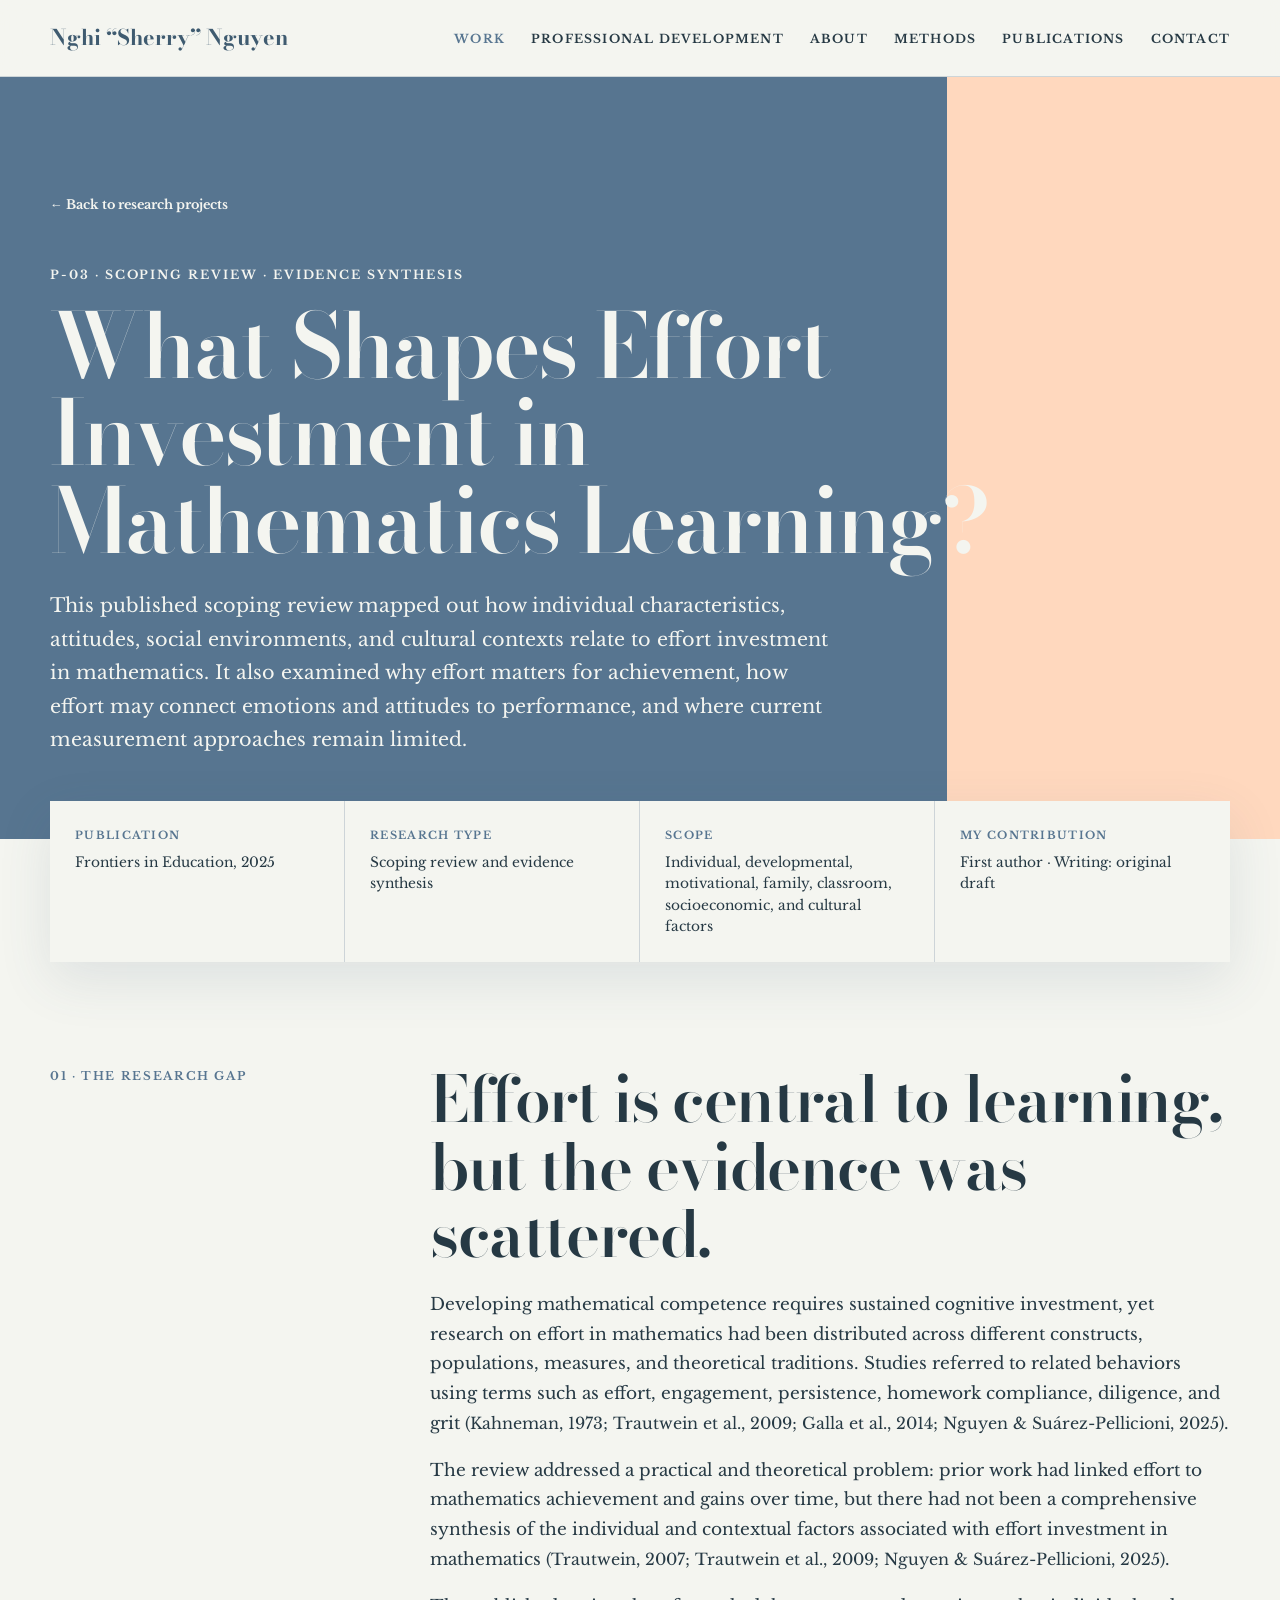
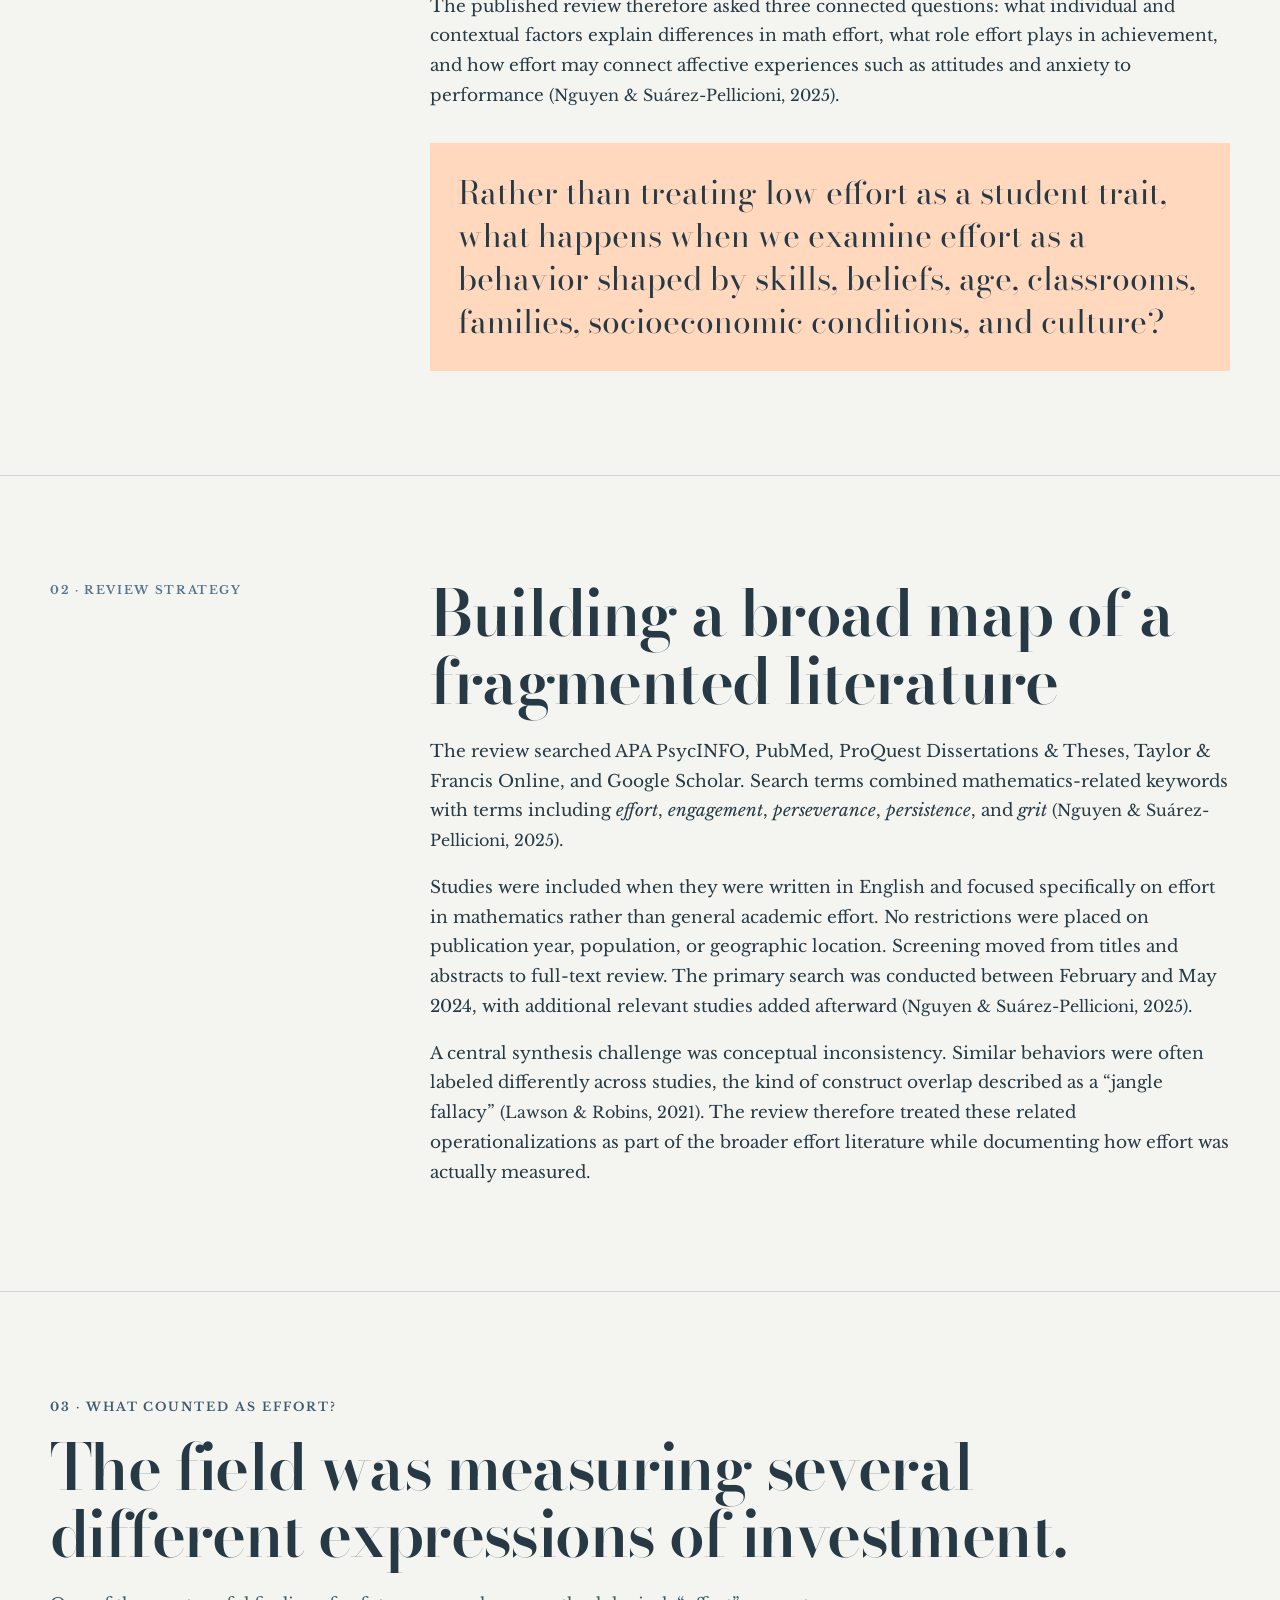
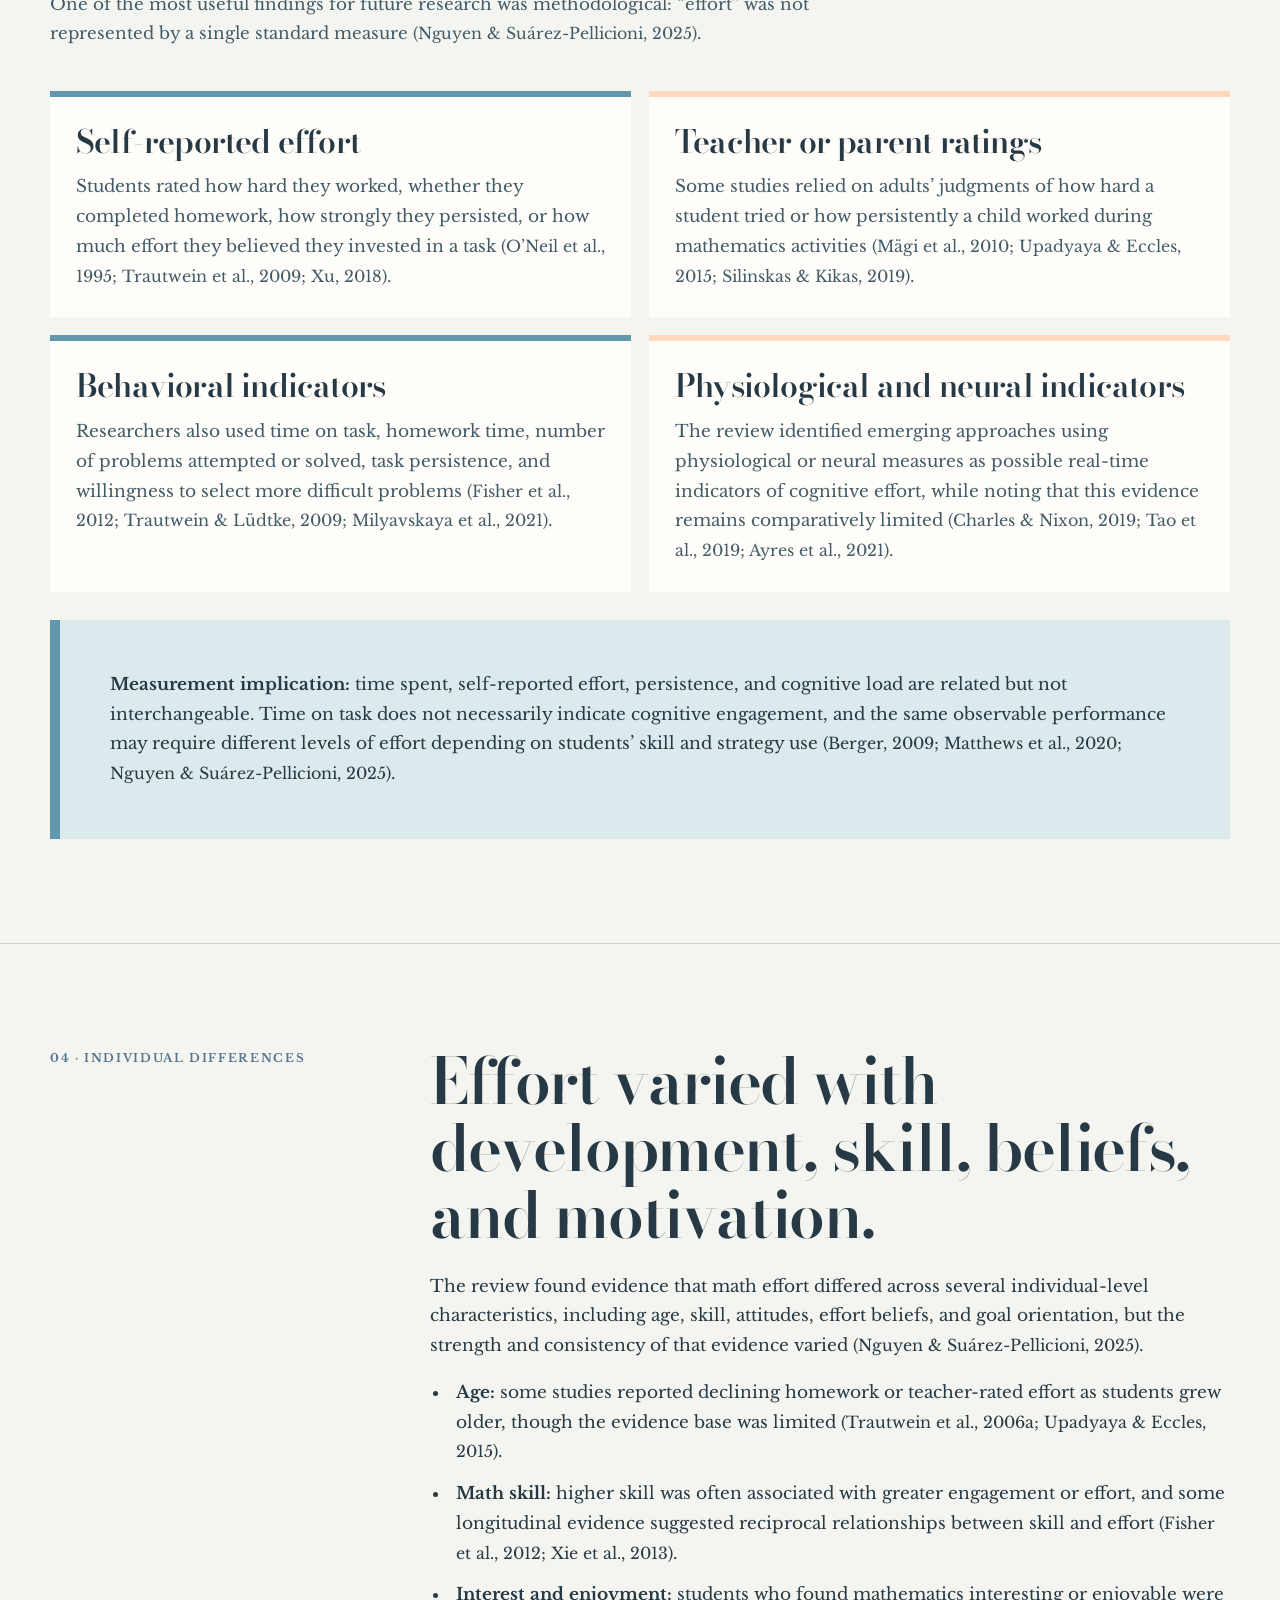
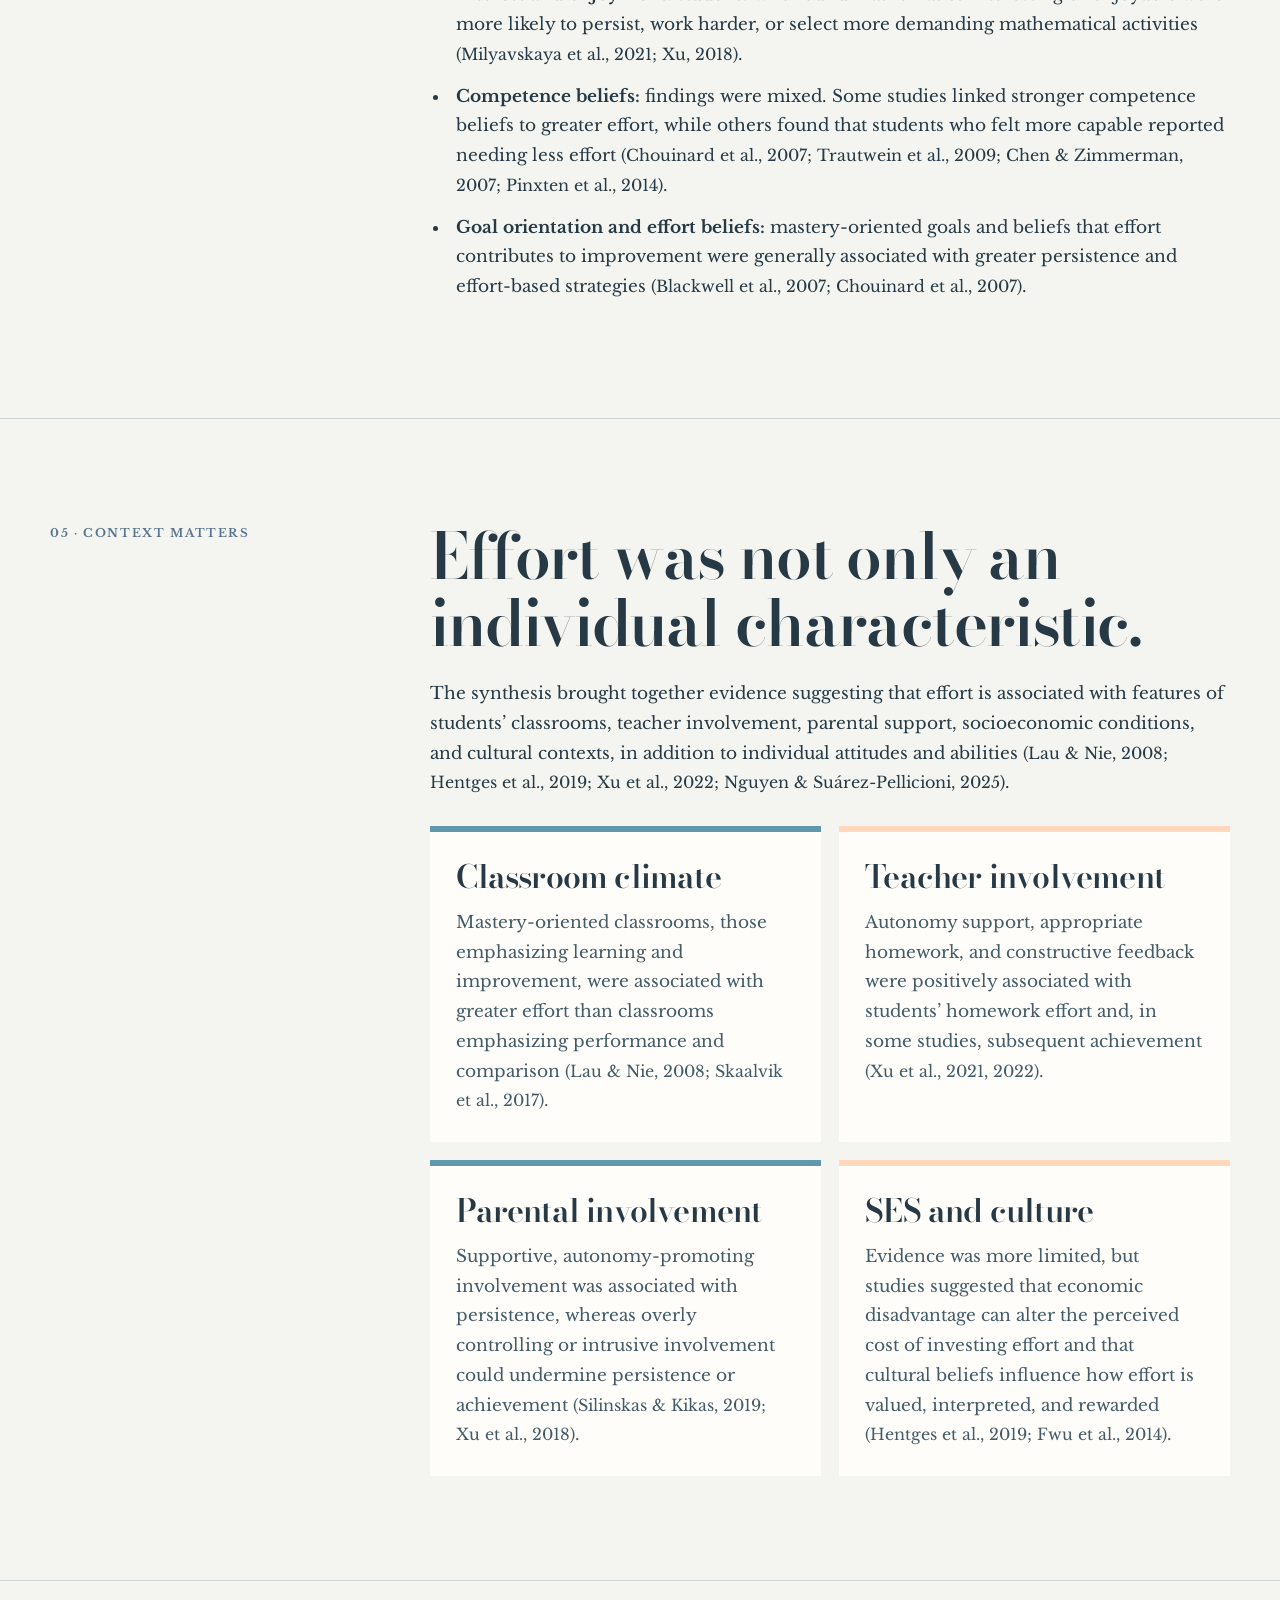
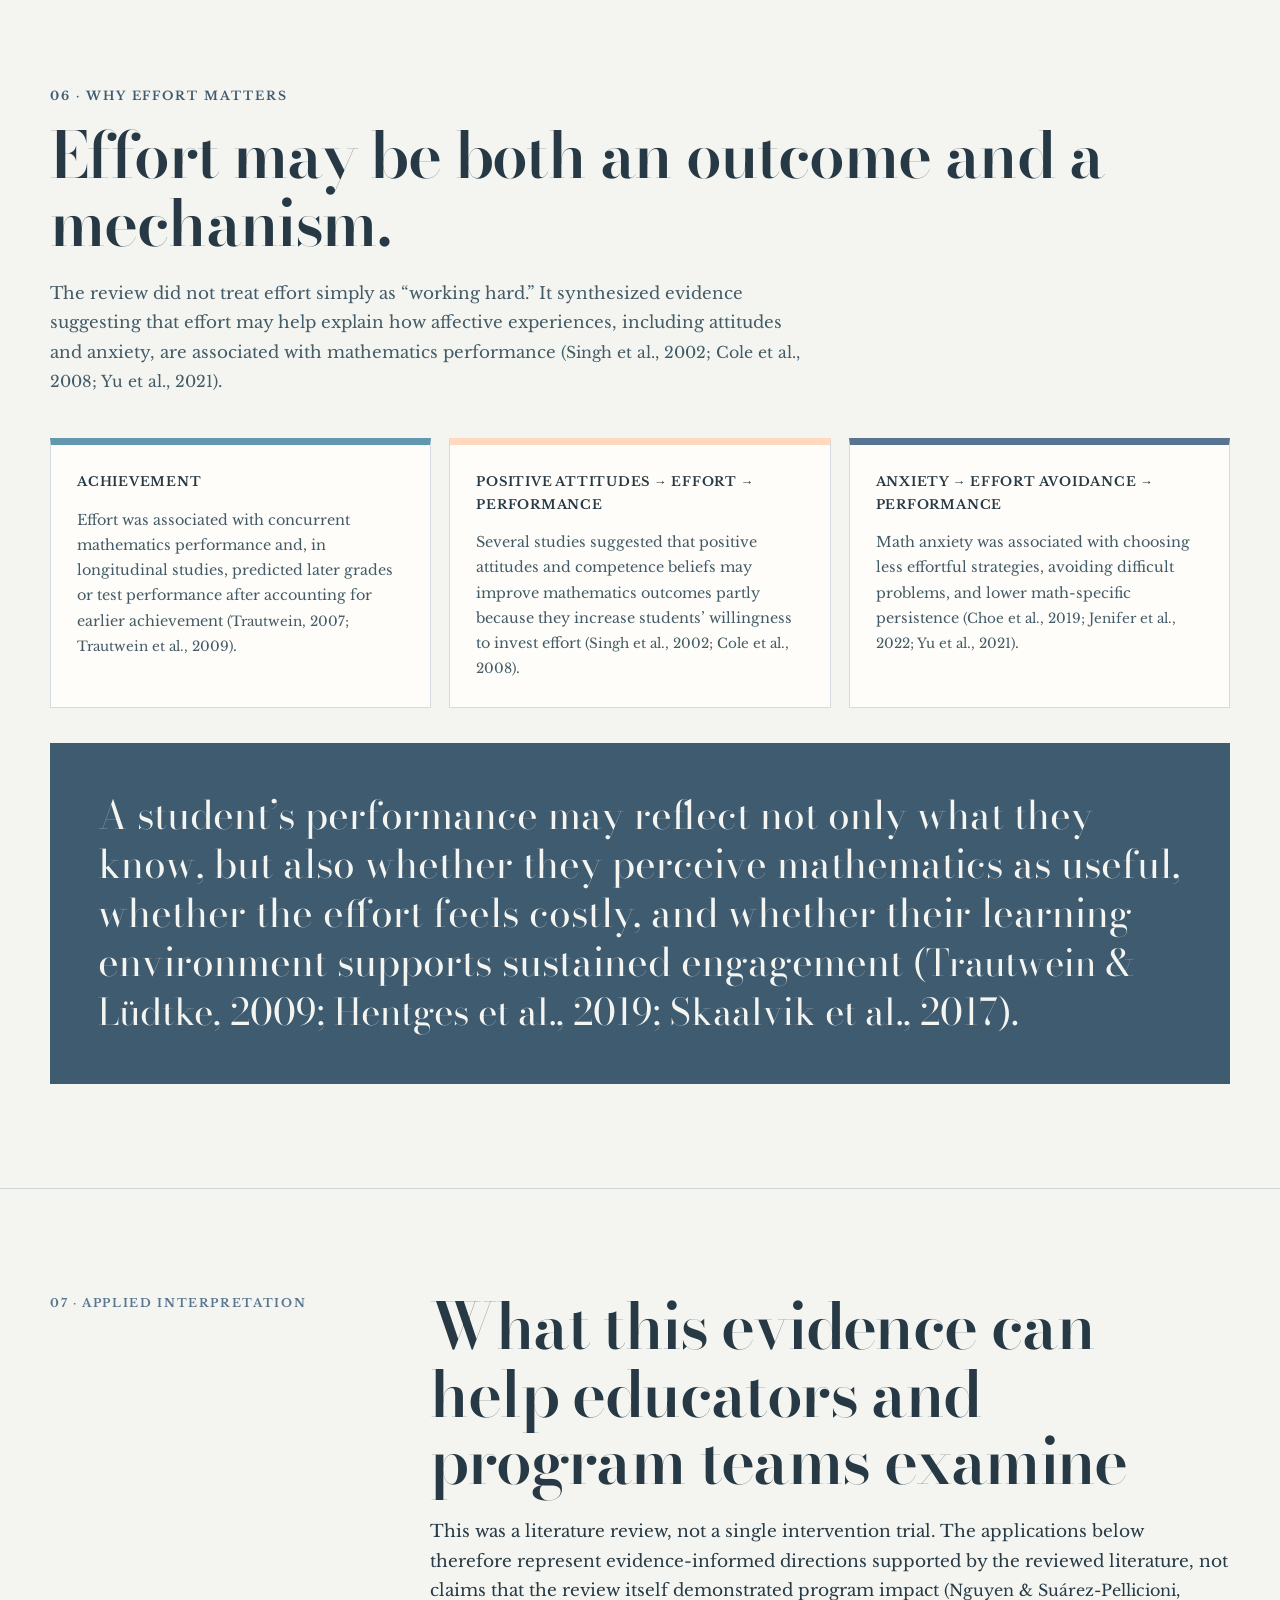
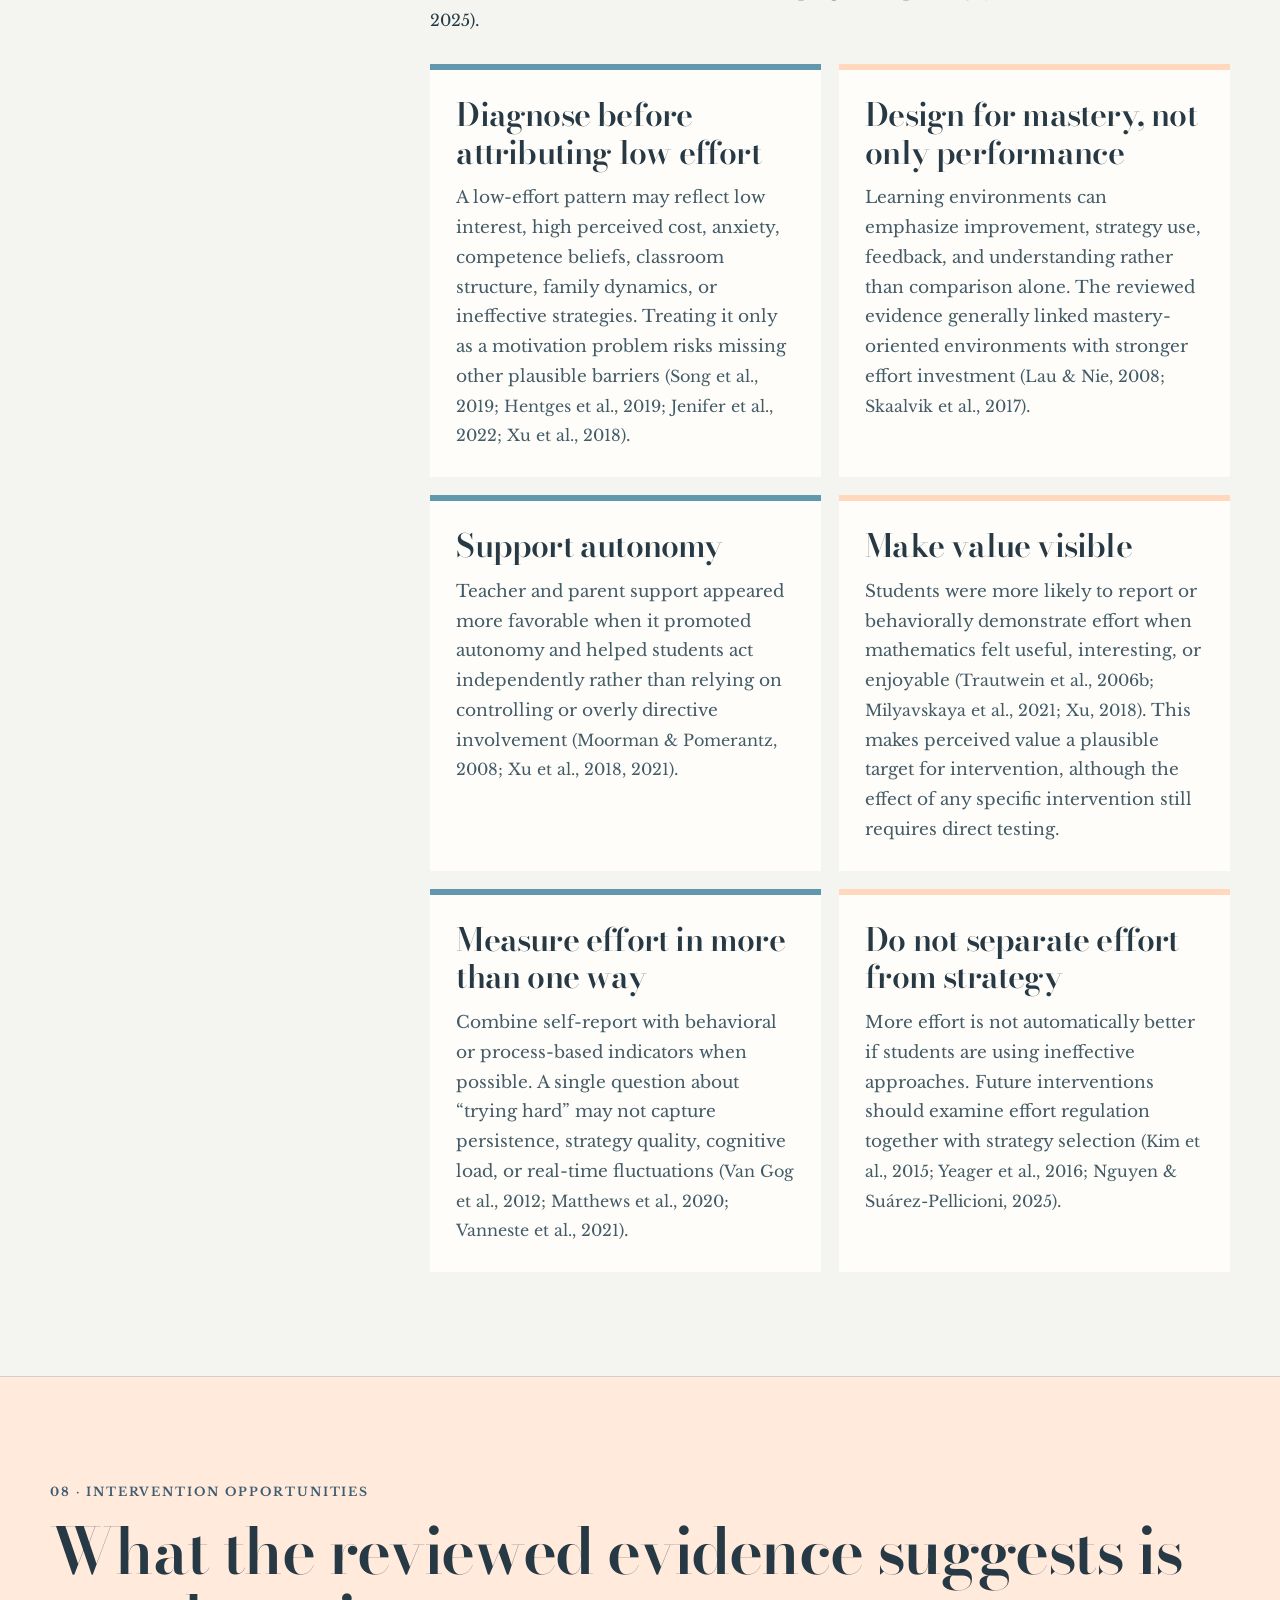
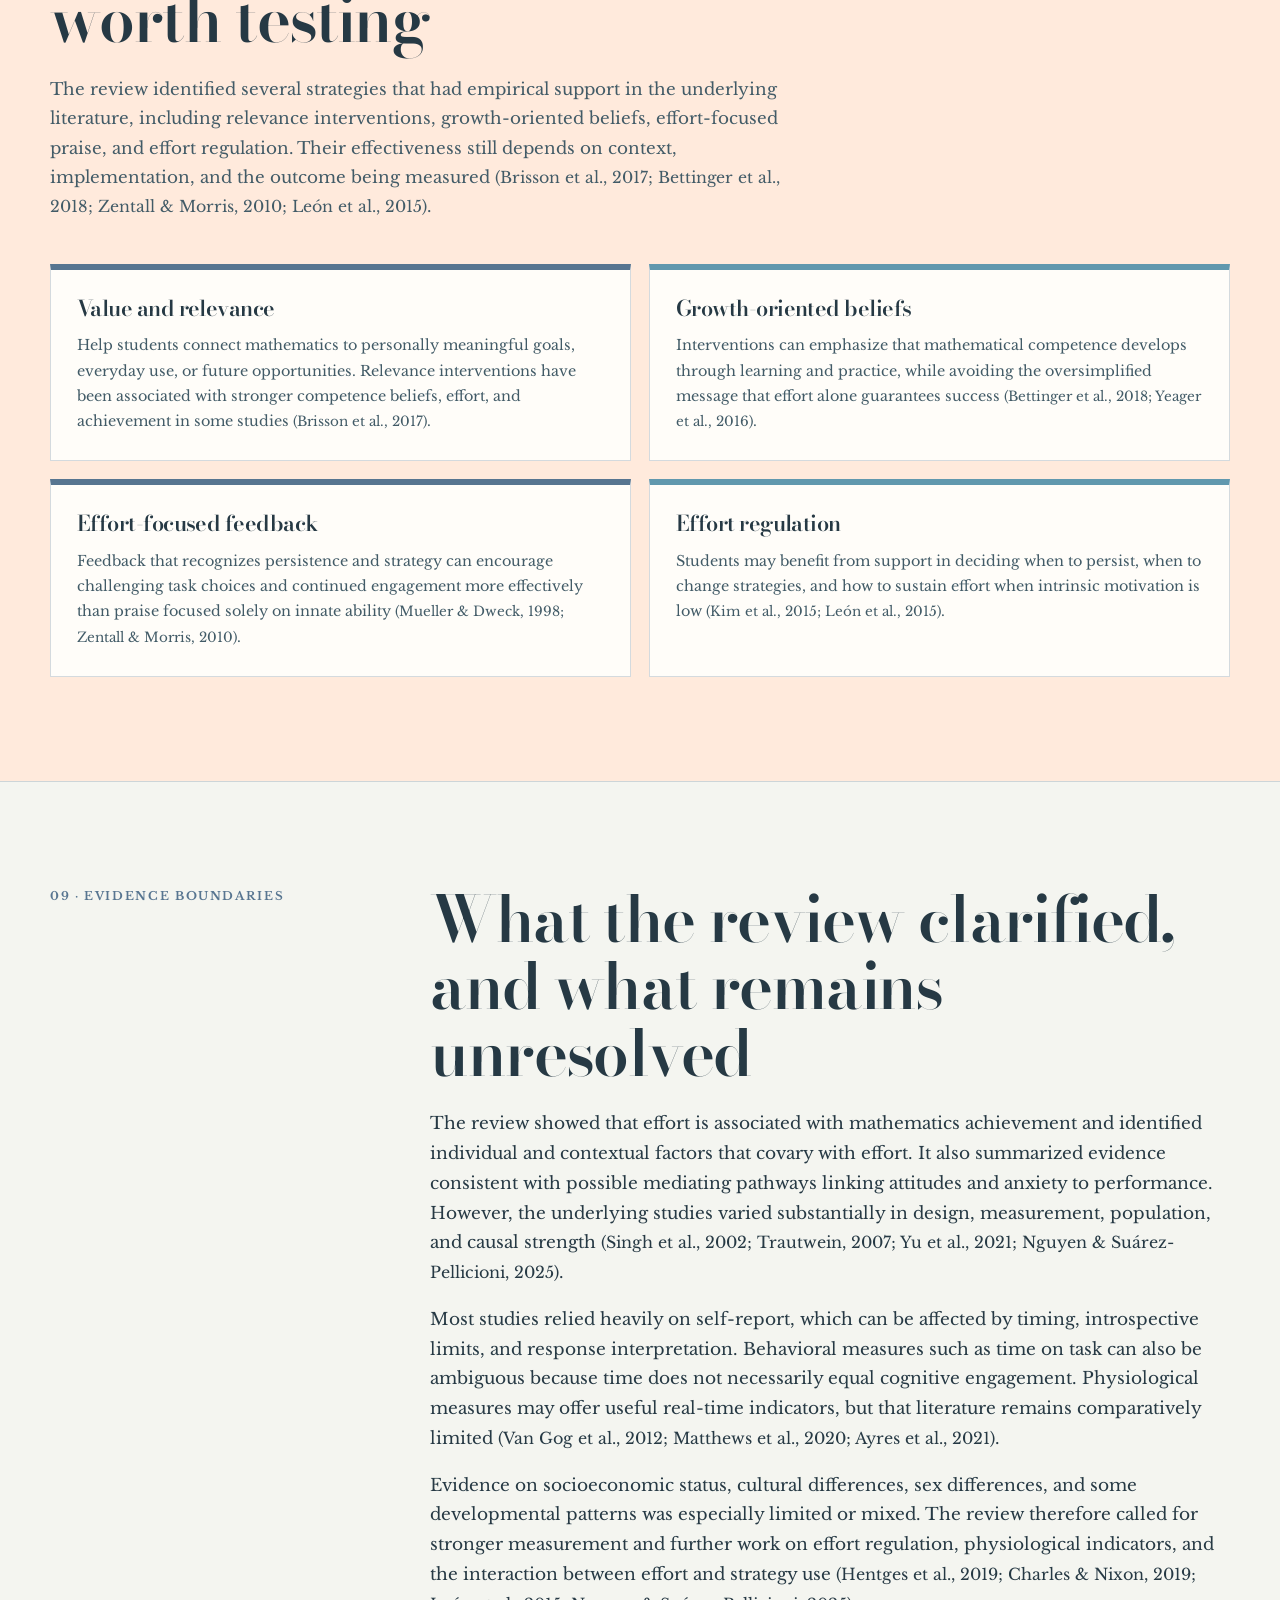
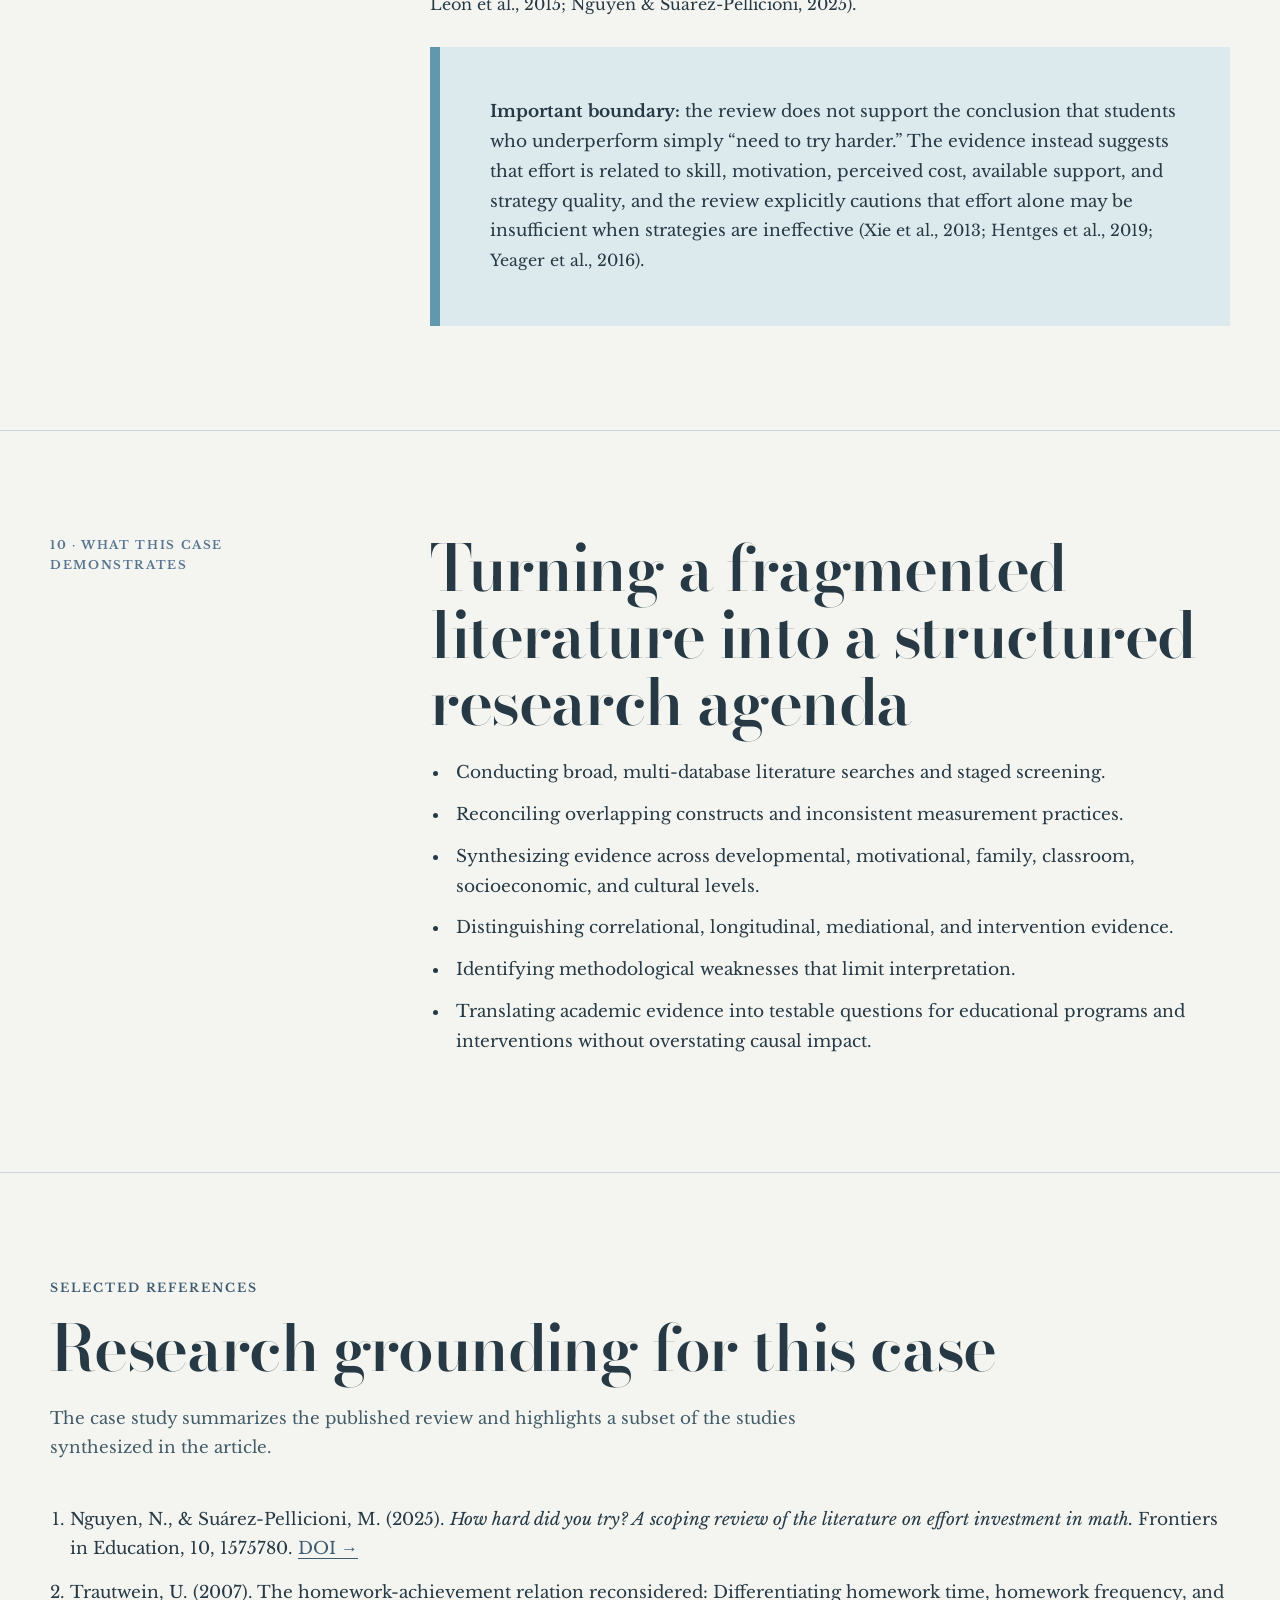
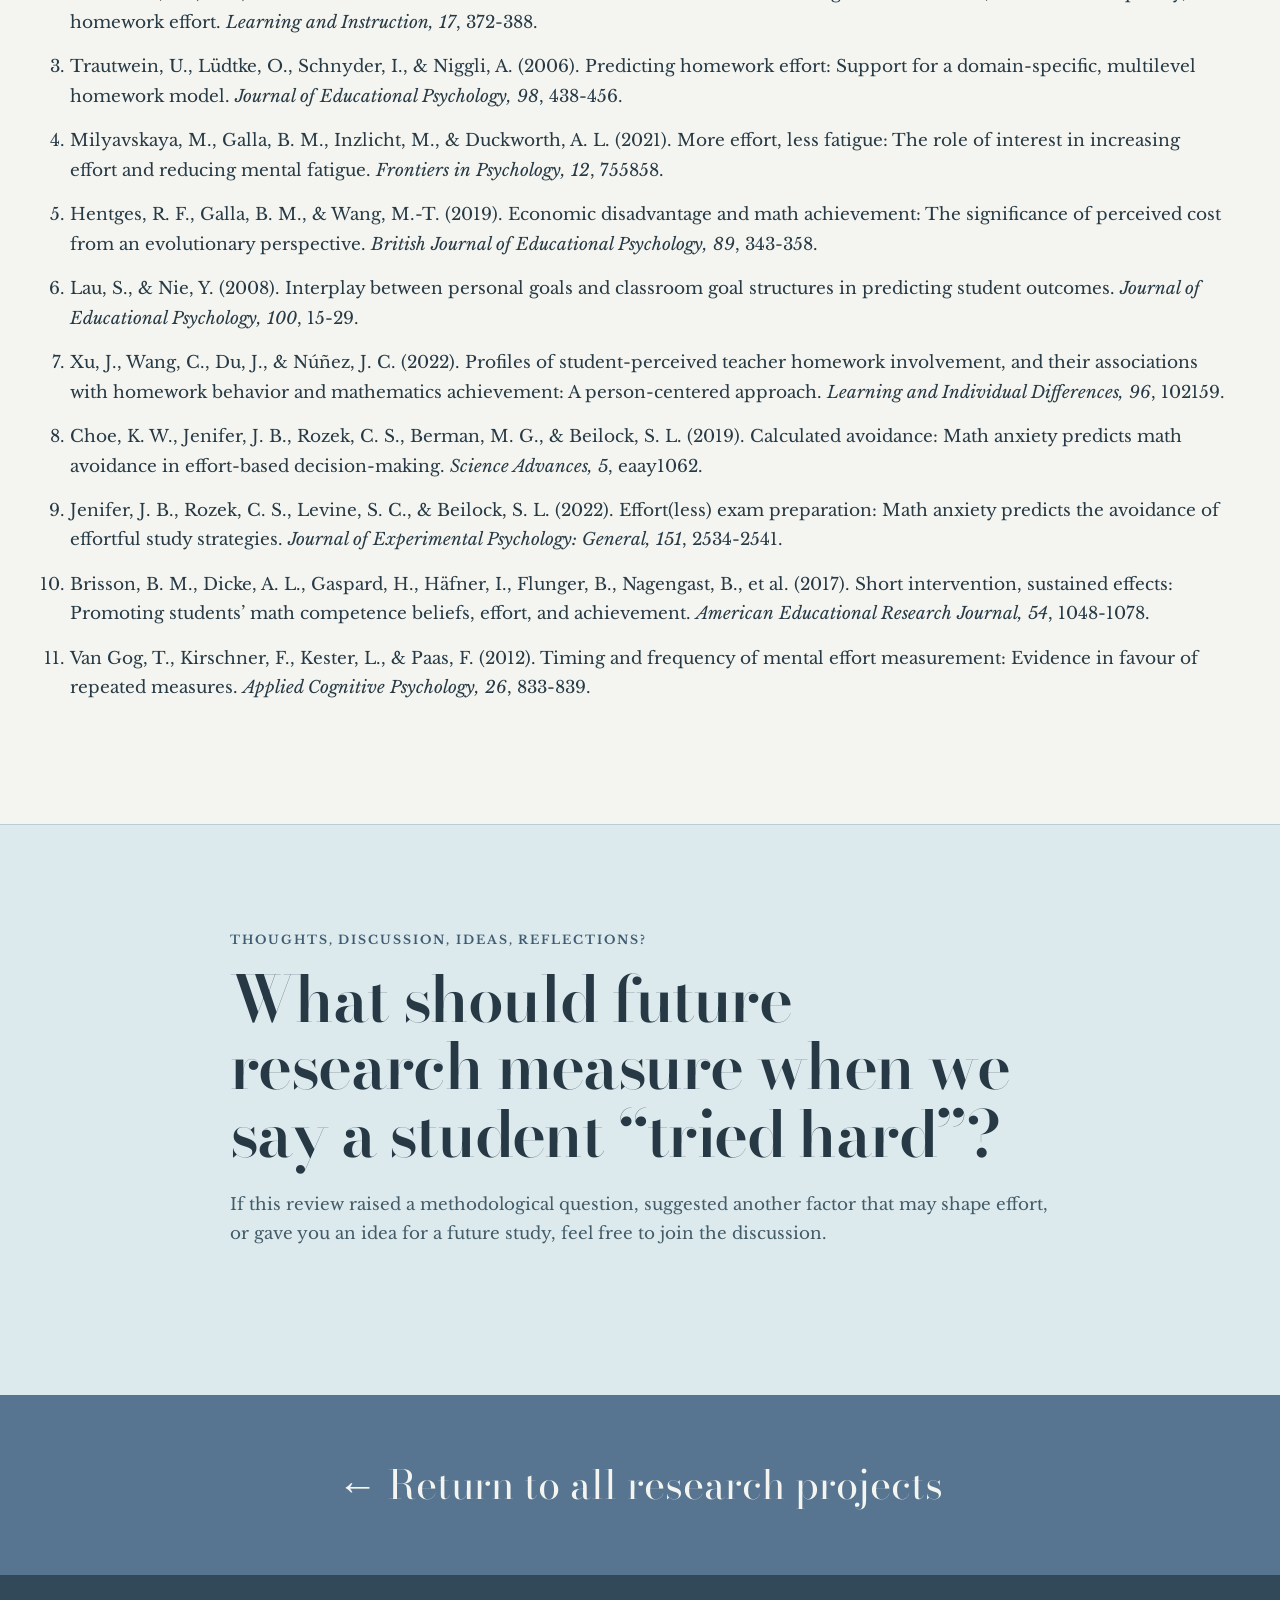
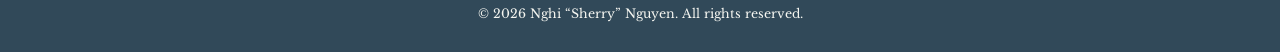
<file: matheffort.html>
<!DOCTYPE html>
<html lang="en">
<head>
  <meta charset="UTF-8">
  <meta name="viewport" content="width=device-width, initial-scale=1.0">
  <meta name="description" content="A research portfolio case study based on Nguyen and Suárez-Pellicioni (2025), examining what shapes effort investment in mathematics learning.">
  <title>Effort Investment in Mathematics | Nghi “Sherry” Nguyen</title>
  <link rel="stylesheet" href="./themestyles.css">
  <style>
    .citation { font-size: 0.94em; }
    .evidence-grid {
      display: grid;
      grid-template-columns: repeat(2, minmax(0, 1fr));
      gap: 18px;
      margin-top: 28px;
    }
    .evidence-card {
      padding: 26px;
      background: var(--paper);
      border-top: 6px solid var(--delphinium);
    }
    .evidence-card:nth-child(even) { border-top-color: var(--peach); }
    .evidence-card h3 { color: var(--ink); }
    .evidence-card p,
    .evidence-card li { color: #425b67; }
    .evidence-card p { margin-bottom: 0; }
    .evidence-card ul { margin-bottom: 0; padding-left: 1.15rem; }
    .evidence-card li { margin-bottom: 0.55rem; }
    .scope-note { margin-top: 28px; }
    .reference-list { margin-top: 1.5rem; padding-left: 1.25rem; }
    .reference-list li { margin-bottom: 0.9rem; }
    @media (max-width: 900px) {
      .evidence-grid { grid-template-columns: 1fr; }
    }
  </style>
</head>
<body>
  <nav class="site-nav" aria-label="Primary navigation">
    <div class="container nav-inner">
      <a class="site-name" href="index.html#top">Nghi “Sherry” Nguyen</a>
      <div class="nav-links">
        <a href="index.html#work" aria-current="page">Work</a>
        <a href="index.html#professional-development">Professional Development</a>
        <a href="index.html#about">About</a>
        <a href="index.html#methods">Methods</a>
        <a href="index.html#publications">Publications</a>
        <a href="index.html#contact">Contact</a>
      </div>
    </div>
  </nav>

  <header class="case-hero">
    <div class="container">
      <a class="back-link" href="index.html#work">← Back to research projects</a>
      <p class="eyebrow">P-03 · Scoping review · Evidence synthesis</p>
      <h1>What Shapes Effort Investment in Mathematics Learning?</h1>
      <p class="case-summary">
        This published scoping review mapped out how individual characteristics,
        attitudes, social environments, and cultural contexts relate to effort
        investment in mathematics. It also examined why effort matters for
        achievement, how effort may connect emotions and attitudes to performance,
        and where current measurement approaches remain limited.
      </p>
    </div>
  </header>

  <main>
    <div class="container snapshot-wrap">
      <dl class="snapshot">
        <div>
          <dt>Publication</dt>
          <dd>Frontiers in Education, 2025</dd>
        </div>
        <div>
          <dt>Research type</dt>
          <dd>Scoping review and evidence synthesis</dd>
        </div>
        <div>
          <dt>Scope</dt>
          <dd>Individual, developmental, motivational, family, classroom, socioeconomic, and cultural factors</dd>
        </div>
        <div>
          <dt>My contribution</dt>
          <dd>First author · Writing: original draft</dd>
        </div>
      </dl>
    </div>

    <section class="case-section">
      <div class="container case-layout">
        <p class="case-kicker">01 · The research gap</p>
        <div class="case-content">
          <h2>Effort is central to learning, but the evidence was scattered.</h2>
          <p>
            Developing mathematical competence requires sustained cognitive investment,
            yet research on effort in mathematics had been distributed across different
            constructs, populations, measures, and theoretical traditions. Studies referred
            to related behaviors using terms such as effort, engagement, persistence,
            homework compliance, diligence, and grit
            <span class="citation">(Kahneman, 1973; Trautwein et al., 2009; Galla et al., 2014; Nguyen &amp; Suárez-Pellicioni, 2025)</span>.
          </p>
          <p>
            The review addressed a practical and theoretical problem: prior work had linked
            effort to mathematics achievement and gains over time, but there had not been a
            comprehensive synthesis of the individual and contextual factors associated with
            effort investment in mathematics
            <span class="citation">(Trautwein, 2007; Trautwein et al., 2009; Nguyen &amp; Suárez-Pellicioni, 2025)</span>.
          </p>
          <p>
            The published review therefore asked three connected questions: what individual
            and contextual factors explain differences in math effort, what role effort plays
            in achievement, and how effort may connect affective experiences such as attitudes
            and anxiety to performance <span class="citation">(Nguyen &amp; Suárez-Pellicioni, 2025)</span>.
          </p>
          <div class="research-question">
            Rather than treating low effort as a student trait, what happens when we examine
            effort as a behavior shaped by skills, beliefs, age, classrooms, families,
            socioeconomic conditions, and culture?
          </div>
        </div>
      </div>
    </section>

    <section class="case-section soft-blue-band">
      <div class="container case-layout">
        <p class="case-kicker">02 · Review strategy</p>
        <div class="case-content">
          <h2>Building a broad map of a fragmented literature</h2>
          <p>
            The review searched APA PsycINFO, PubMed, ProQuest Dissertations &amp; Theses,
            Taylor &amp; Francis Online, and Google Scholar. Search terms combined
            mathematics-related keywords with terms including <em>effort</em>,
            <em>engagement</em>, <em>perseverance</em>, <em>persistence</em>, and <em>grit</em>
            <span class="citation">(Nguyen &amp; Suárez-Pellicioni, 2025)</span>.
          </p>
          <p>
            Studies were included when they were written in English and focused specifically
            on effort in mathematics rather than general academic effort. No restrictions were
            placed on publication year, population, or geographic location. Screening moved
            from titles and abstracts to full-text review. The primary search was conducted
            between February and May 2024, with additional relevant studies added afterward
            <span class="citation">(Nguyen &amp; Suárez-Pellicioni, 2025)</span>.
          </p>
          <p>
            A central synthesis challenge was conceptual inconsistency. Similar behaviors were
            often labeled differently across studies, the kind of construct overlap described as
            a “jangle fallacy” <span class="citation">(Lawson &amp; Robins, 2021)</span>.
            The review therefore treated these related operationalizations as part of the broader
            effort literature while documenting how effort was actually measured.
          </p>
        </div>
      </div>
    </section>

    <section class="case-section">
      <div class="container">
        <p class="eyebrow">03 · What counted as effort?</p>
        <h2>The field was measuring several different expressions of investment.</h2>
        <p class="section-intro">
          One of the most useful findings for future research was methodological:
          “effort” was not represented by a single standard measure
          <span class="citation">(Nguyen &amp; Suárez-Pellicioni, 2025)</span>.
        </p>
        <div class="evidence-grid">
          <article class="evidence-card">
            <h3>Self-reported effort</h3>
            <p>Students rated how hard they worked, whether they completed homework, how strongly they persisted, or how much effort they believed they invested in a task <span class="citation">(O’Neil et al., 1995; Trautwein et al., 2009; Xu, 2018)</span>.</p>
          </article>
          <article class="evidence-card">
            <h3>Teacher or parent ratings</h3>
            <p>Some studies relied on adults’ judgments of how hard a student tried or how persistently a child worked during mathematics activities <span class="citation">(Mägi et al., 2010; Upadyaya &amp; Eccles, 2015; Silinskas &amp; Kikas, 2019)</span>.</p>
          </article>
          <article class="evidence-card">
            <h3>Behavioral indicators</h3>
            <p>Researchers also used time on task, homework time, number of problems attempted or solved, task persistence, and willingness to select more difficult problems <span class="citation">(Fisher et al., 2012; Trautwein &amp; Lüdtke, 2009; Milyavskaya et al., 2021)</span>.</p>
          </article>
          <article class="evidence-card">
            <h3>Physiological and neural indicators</h3>
            <p>The review identified emerging approaches using physiological or neural measures as possible real-time indicators of cognitive effort, while noting that this evidence remains comparatively limited <span class="citation">(Charles &amp; Nixon, 2019; Tao et al., 2019; Ayres et al., 2021)</span>.</p>
          </article>
        </div>
        <div class="theory-panel scope-note">
          <p><strong>Measurement implication:</strong> time spent, self-reported effort, persistence, and cognitive load are related but not interchangeable. Time on task does not necessarily indicate cognitive engagement, and the same observable performance may require different levels of effort depending on students’ skill and strategy use <span class="citation">(Berger, 2009; Matthews et al., 2020; Nguyen &amp; Suárez-Pellicioni, 2025)</span>.</p>
        </div>
      </div>
    </section>

    <section class="case-section peach-band">
      <div class="container case-layout">
        <p class="case-kicker">04 · Individual differences</p>
        <div class="case-content">
          <h2>Effort varied with development, skill, beliefs, and motivation.</h2>
          <p>The review found evidence that math effort differed across several individual-level characteristics, including age, skill, attitudes, effort beliefs, and goal orientation, but the strength and consistency of that evidence varied <span class="citation">(Nguyen &amp; Suárez-Pellicioni, 2025)</span>.</p>
          <ul class="role-list">
            <li><strong>Age:</strong> some studies reported declining homework or teacher-rated effort as students grew older, though the evidence base was limited <span class="citation">(Trautwein et al., 2006a; Upadyaya &amp; Eccles, 2015)</span>.</li>
            <li><strong>Math skill:</strong> higher skill was often associated with greater engagement or effort, and some longitudinal evidence suggested reciprocal relationships between skill and effort <span class="citation">(Fisher et al., 2012; Xie et al., 2013)</span>.</li>
            <li><strong>Interest and enjoyment:</strong> students who found mathematics interesting or enjoyable were more likely to persist, work harder, or select more demanding mathematical activities <span class="citation">(Milyavskaya et al., 2021; Xu, 2018)</span>.</li>
            <li><strong>Competence beliefs:</strong> findings were mixed. Some studies linked stronger competence beliefs to greater effort, while others found that students who felt more capable reported needing less effort <span class="citation">(Chouinard et al., 2007; Trautwein et al., 2009; Chen &amp; Zimmerman, 2007; Pinxten et al., 2014)</span>.</li>
            <li><strong>Goal orientation and effort beliefs:</strong> mastery-oriented goals and beliefs that effort contributes to improvement were generally associated with greater persistence and effort-based strategies <span class="citation">(Blackwell et al., 2007; Chouinard et al., 2007)</span>.</li>
          </ul>
        </div>
      </div>
    </section>

    <section class="case-section">
      <div class="container case-layout">
        <p class="case-kicker">05 · Context matters</p>
        <div class="case-content">
          <h2>Effort was not only an individual characteristic.</h2>
          <p>The synthesis brought together evidence suggesting that effort is associated with features of students’ classrooms, teacher involvement, parental support, socioeconomic conditions, and cultural contexts, in addition to individual attitudes and abilities <span class="citation">(Lau &amp; Nie, 2008; Hentges et al., 2019; Xu et al., 2022; Nguyen &amp; Suárez-Pellicioni, 2025)</span>.</p>
          <div class="evidence-grid">
            <article class="evidence-card">
              <h3>Classroom climate</h3>
              <p>Mastery-oriented classrooms, those emphasizing learning and improvement, were associated with greater effort than classrooms emphasizing performance and comparison <span class="citation">(Lau &amp; Nie, 2008; Skaalvik et al., 2017)</span>.</p>
            </article>
            <article class="evidence-card">
              <h3>Teacher involvement</h3>
              <p>Autonomy support, appropriate homework, and constructive feedback were positively associated with students’ homework effort and, in some studies, subsequent achievement <span class="citation">(Xu et al., 2021, 2022)</span>.</p>
            </article>
            <article class="evidence-card">
              <h3>Parental involvement</h3>
              <p>Supportive, autonomy-promoting involvement was associated with persistence, whereas overly controlling or intrusive involvement could undermine persistence or achievement <span class="citation">(Silinskas &amp; Kikas, 2019; Xu et al., 2018)</span>.</p>
            </article>
            <article class="evidence-card">
              <h3>SES and culture</h3>
              <p>Evidence was more limited, but studies suggested that economic disadvantage can alter the perceived cost of investing effort and that cultural beliefs influence how effort is valued, interpreted, and rewarded <span class="citation">(Hentges et al., 2019; Fwu et al., 2014)</span>.</p>
            </article>
          </div>
        </div>
      </div>
    </section>

    <section class="case-section soft-blue-band">
      <div class="container">
        <p class="eyebrow">06 · Why effort matters</p>
        <h2>Effort may be both an outcome and a mechanism.</h2>
        <p class="section-intro">The review did not treat effort simply as “working hard.” It synthesized evidence suggesting that effort may help explain how affective experiences, including attitudes and anxiety, are associated with mathematics performance <span class="citation">(Singh et al., 2002; Cole et al., 2008; Yu et al., 2021)</span>.</p>
        <div class="metric-grid">
          <article class="metric-card">
            <span class="metric-label">Achievement</span>
            <p>Effort was associated with concurrent mathematics performance and, in longitudinal studies, predicted later grades or test performance after accounting for earlier achievement <span class="citation">(Trautwein, 2007; Trautwein et al., 2009)</span>.</p>
          </article>
          <article class="metric-card">
            <span class="metric-label">Positive attitudes → effort → performance</span>
            <p>Several studies suggested that positive attitudes and competence beliefs may improve mathematics outcomes partly because they increase students’ willingness to invest effort <span class="citation">(Singh et al., 2002; Cole et al., 2008)</span>.</p>
          </article>
          <article class="metric-card">
            <span class="metric-label">Anxiety → effort avoidance → performance</span>
            <p>Math anxiety was associated with choosing less effortful strategies, avoiding difficult problems, and lower math-specific persistence <span class="citation">(Choe et al., 2019; Jenifer et al., 2022; Yu et al., 2021)</span>.</p>
          </article>
        </div>
        <div class="insight-block">
          <p>A student’s performance may reflect not only what they know, but also whether they perceive mathematics as useful, whether the effort feels costly, and whether their learning environment supports sustained engagement <span class="citation">(Trautwein &amp; Lüdtke, 2009; Hentges et al., 2019; Skaalvik et al., 2017)</span>.</p>
        </div>
      </div>
    </section>

    <section class="case-section">
      <div class="container case-layout">
        <p class="case-kicker">07 · Applied interpretation</p>
        <div class="case-content">
          <h2>What this evidence can help educators and program teams examine</h2>
          <p>This was a literature review, not a single intervention trial. The applications below therefore represent evidence-informed directions supported by the reviewed literature, not claims that the review itself demonstrated program impact <span class="citation">(Nguyen &amp; Suárez-Pellicioni, 2025)</span>.</p>
          <div class="evidence-grid">
            <article class="evidence-card">
              <h3>Diagnose before attributing low effort</h3>
              <p>A low-effort pattern may reflect low interest, high perceived cost, anxiety, competence beliefs, classroom structure, family dynamics, or ineffective strategies. Treating it only as a motivation problem risks missing other plausible barriers <span class="citation">(Song et al., 2019; Hentges et al., 2019; Jenifer et al., 2022; Xu et al., 2018)</span>.</p>
            </article>
            <article class="evidence-card">
              <h3>Design for mastery, not only performance</h3>
              <p>Learning environments can emphasize improvement, strategy use, feedback, and understanding rather than comparison alone. The reviewed evidence generally linked mastery-oriented environments with stronger effort investment <span class="citation">(Lau &amp; Nie, 2008; Skaalvik et al., 2017)</span>.</p>
            </article>
            <article class="evidence-card">
              <h3>Support autonomy</h3>
              <p>Teacher and parent support appeared more favorable when it promoted autonomy and helped students act independently rather than relying on controlling or overly directive involvement <span class="citation">(Moorman &amp; Pomerantz, 2008; Xu et al., 2018, 2021)</span>.</p>
            </article>
            <article class="evidence-card">
              <h3>Make value visible</h3>
              <p>Students were more likely to report or behaviorally demonstrate effort when mathematics felt useful, interesting, or enjoyable <span class="citation">(Trautwein et al., 2006b; Milyavskaya et al., 2021; Xu, 2018)</span>. This makes perceived value a plausible target for intervention, although the effect of any specific intervention still requires direct testing.</p>
            </article>
            <article class="evidence-card">
              <h3>Measure effort in more than one way</h3>
              <p>Combine self-report with behavioral or process-based indicators when possible. A single question about “trying hard” may not capture persistence, strategy quality, cognitive load, or real-time fluctuations <span class="citation">(Van Gog et al., 2012; Matthews et al., 2020; Vanneste et al., 2021)</span>.</p>
            </article>
            <article class="evidence-card">
              <h3>Do not separate effort from strategy</h3>
              <p>More effort is not automatically better if students are using ineffective approaches. Future interventions should examine effort regulation together with strategy selection <span class="citation">(Kim et al., 2015; Yeager et al., 2016; Nguyen &amp; Suárez-Pellicioni, 2025)</span>.</p>
            </article>
          </div>
        </div>
      </div>
    </section>

    <section class="case-section application-section">
      <div class="container">
        <p class="eyebrow">08 · Intervention opportunities</p>
        <h2>What the reviewed evidence suggests is worth testing</h2>
        <p class="section-intro">The review identified several strategies that had empirical support in the underlying literature, including relevance interventions, growth-oriented beliefs, effort-focused praise, and effort regulation. Their effectiveness still depends on context, implementation, and the outcome being measured <span class="citation">(Brisson et al., 2017; Bettinger et al., 2018; Zentall &amp; Morris, 2010; León et al., 2015)</span>.</p>
        <div class="implication-grid">
          <article class="implication-card">
            <h3>Value and relevance</h3>
            <p>Help students connect mathematics to personally meaningful goals, everyday use, or future opportunities. Relevance interventions have been associated with stronger competence beliefs, effort, and achievement in some studies <span class="citation">(Brisson et al., 2017)</span>.</p>
          </article>
          <article class="implication-card">
            <h3>Growth-oriented beliefs</h3>
            <p>Interventions can emphasize that mathematical competence develops through learning and practice, while avoiding the oversimplified message that effort alone guarantees success <span class="citation">(Bettinger et al., 2018; Yeager et al., 2016)</span>.</p>
          </article>
          <article class="implication-card">
            <h3>Effort-focused feedback</h3>
            <p>Feedback that recognizes persistence and strategy can encourage challenging task choices and continued engagement more effectively than praise focused solely on innate ability <span class="citation">(Mueller &amp; Dweck, 1998; Zentall &amp; Morris, 2010)</span>.</p>
          </article>
          <article class="implication-card">
            <h3>Effort regulation</h3>
            <p>Students may benefit from support in deciding when to persist, when to change strategies, and how to sustain effort when intrinsic motivation is low <span class="citation">(Kim et al., 2015; León et al., 2015)</span>.</p>
          </article>
        </div>
      </div>
    </section>

    <section class="case-section">
      <div class="container case-layout">
        <p class="case-kicker">09 · Evidence boundaries</p>
        <div class="case-content">
          <h2>What the review clarified, and what remains unresolved</h2>
          <p>The review showed that effort is associated with mathematics achievement and identified individual and contextual factors that covary with effort. It also summarized evidence consistent with possible mediating pathways linking attitudes and anxiety to performance. However, the underlying studies varied substantially in design, measurement, population, and causal strength <span class="citation">(Singh et al., 2002; Trautwein, 2007; Yu et al., 2021; Nguyen &amp; Suárez-Pellicioni, 2025)</span>.</p>
          <p>Most studies relied heavily on self-report, which can be affected by timing, introspective limits, and response interpretation. Behavioral measures such as time on task can also be ambiguous because time does not necessarily equal cognitive engagement. Physiological measures may offer useful real-time indicators, but that literature remains comparatively limited <span class="citation">(Van Gog et al., 2012; Matthews et al., 2020; Ayres et al., 2021)</span>.</p>
          <p>Evidence on socioeconomic status, cultural differences, sex differences, and some developmental patterns was especially limited or mixed. The review therefore called for stronger measurement and further work on effort regulation, physiological indicators, and the interaction between effort and strategy use <span class="citation">(Hentges et al., 2019; Charles &amp; Nixon, 2019; León et al., 2015; Nguyen &amp; Suárez-Pellicioni, 2025)</span>.</p>
          <div class="theory-panel scope-note">
            <p><strong>Important boundary:</strong> the review does not support the conclusion that students who underperform simply “need to try harder.” The evidence instead suggests that effort is related to skill, motivation, perceived cost, available support, and strategy quality, and the review explicitly cautions that effort alone may be insufficient when strategies are ineffective <span class="citation">(Xie et al., 2013; Hentges et al., 2019; Yeager et al., 2016)</span>.</p>
          </div>
        </div>
      </div>
    </section>

    <section class="case-section peach-band">
      <div class="container case-layout">
        <p class="case-kicker">10 · What this case demonstrates</p>
        <div class="case-content">
          <h2>Turning a fragmented literature into a structured research agenda</h2>
          <ul class="role-list">
            <li>Conducting broad, multi-database literature searches and staged screening.</li>
            <li>Reconciling overlapping constructs and inconsistent measurement practices.</li>
            <li>Synthesizing evidence across developmental, motivational, family, classroom, socioeconomic, and cultural levels.</li>
            <li>Distinguishing correlational, longitudinal, mediational, and intervention evidence.</li>
            <li>Identifying methodological weaknesses that limit interpretation.</li>
            <li>Translating academic evidence into testable questions for educational programs and interventions without overstating causal impact.</li>
          </ul>
        </div>
      </div>
    </section>

    <section class="case-section" id="references">
      <div class="container">
        <p class="eyebrow">Selected references</p>
        <h2>Research grounding for this case</h2>
        <p class="section-intro">The case study summarizes the published review and highlights a subset of the studies synthesized in the article.</p>
        <ol class="reference-list">
          <li>Nguyen, N., &amp; Suárez-Pellicioni, M. (2025). <em>How hard did you try? A scoping review of the literature on effort investment in math.</em> Frontiers in Education, 10, 1575780. <a href="https://doi.org/10.3389/feduc.2025.1575780" target="_blank" rel="noopener noreferrer">DOI →</a></li>
          <li>Trautwein, U. (2007). The homework-achievement relation reconsidered: Differentiating homework time, homework frequency, and homework effort. <em>Learning and Instruction, 17</em>, 372-388.</li>
          <li>Trautwein, U., Lüdtke, O., Schnyder, I., &amp; Niggli, A. (2006). Predicting homework effort: Support for a domain-specific, multilevel homework model. <em>Journal of Educational Psychology, 98</em>, 438-456.</li>
          <li>Milyavskaya, M., Galla, B. M., Inzlicht, M., &amp; Duckworth, A. L. (2021). More effort, less fatigue: The role of interest in increasing effort and reducing mental fatigue. <em>Frontiers in Psychology, 12</em>, 755858.</li>
          <li>Hentges, R. F., Galla, B. M., &amp; Wang, M.-T. (2019). Economic disadvantage and math achievement: The significance of perceived cost from an evolutionary perspective. <em>British Journal of Educational Psychology, 89</em>, 343-358.</li>
          <li>Lau, S., &amp; Nie, Y. (2008). Interplay between personal goals and classroom goal structures in predicting student outcomes. <em>Journal of Educational Psychology, 100</em>, 15-29.</li>
          <li>Xu, J., Wang, C., Du, J., &amp; Núñez, J. C. (2022). Profiles of student-perceived teacher homework involvement, and their associations with homework behavior and mathematics achievement: A person-centered approach. <em>Learning and Individual Differences, 96</em>, 102159.</li>
          <li>Choe, K. W., Jenifer, J. B., Rozek, C. S., Berman, M. G., &amp; Beilock, S. L. (2019). Calculated avoidance: Math anxiety predicts math avoidance in effort-based decision-making. <em>Science Advances, 5</em>, eaay1062.</li>
          <li>Jenifer, J. B., Rozek, C. S., Levine, S. C., &amp; Beilock, S. L. (2022). Effort(less) exam preparation: Math anxiety predicts the avoidance of effortful study strategies. <em>Journal of Experimental Psychology: General, 151</em>, 2534-2541.</li>
          <li>Brisson, B. M., Dicke, A. L., Gaspard, H., Häfner, I., Flunger, B., Nagengast, B., et al. (2017). Short intervention, sustained effects: Promoting students’ math competence beliefs, effort, and achievement. <em>American Educational Research Journal, 54</em>, 1048-1078.</li>
          <li>Van Gog, T., Kirschner, F., Kester, L., &amp; Paas, F. (2012). Timing and frequency of mental effort measurement: Evidence in favour of repeated measures. <em>Applied Cognitive Psychology, 26</em>, 833-839.</li>
        </ol>
      </div>
    </section>

    <section class="case-section discussion-section">
      <div class="container narrow">
        <p class="eyebrow">Thoughts, discussion, ideas, reflections?</p>
        <h2>What should future research measure when we say a student “tried hard”?</h2>
        <p class="section-intro">If this review raised a methodological question, suggested another factor that may shape effort, or gave you an idea for a future study, feel free to join the discussion. </p>
        <script src="https://giscus.app/client.js"
        data-repo="nghishnguyen/nghishnguyen.github.io"
        data-repo-id="R_kgDOTlMnVA"
        data-category="Ideas"
        data-category-id="DIC_kwDOTlMnVM4DC4i4"
        data-mapping="pathname"
        data-strict="0"
        data-reactions-enabled="1"
        data-emit-metadata="0"
        data-input-position="bottom"
        data-theme="catppuccin_frappe"
        data-lang="en"
        crossorigin="anonymous"
        async>
</script>
          
      </div>
    </section>

    <div class="case-end">
      <a href="index.html#work">← Return to all research projects</a>
    </div>
  </main>

  <footer>© 2026 Nghi “Sherry” Nguyen. All rights reserved.</footer>
</body>
</html>
</file>
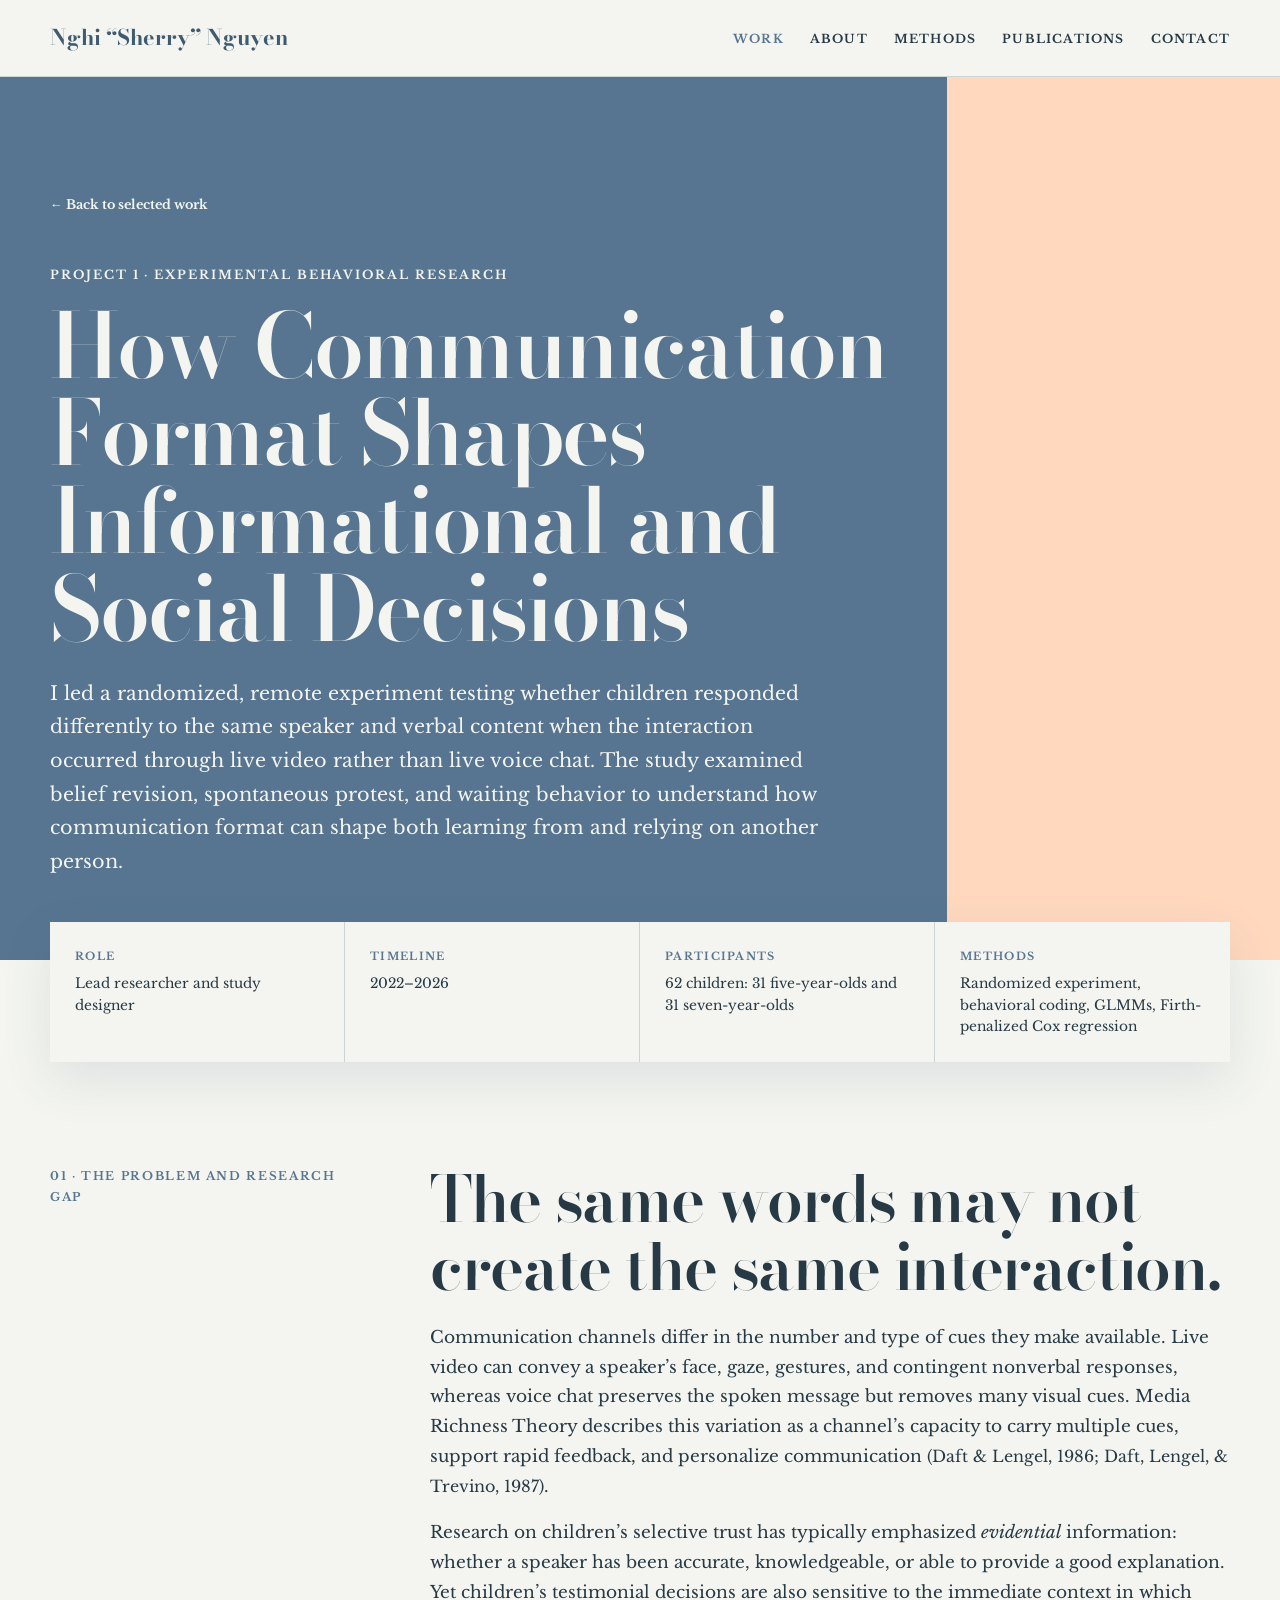
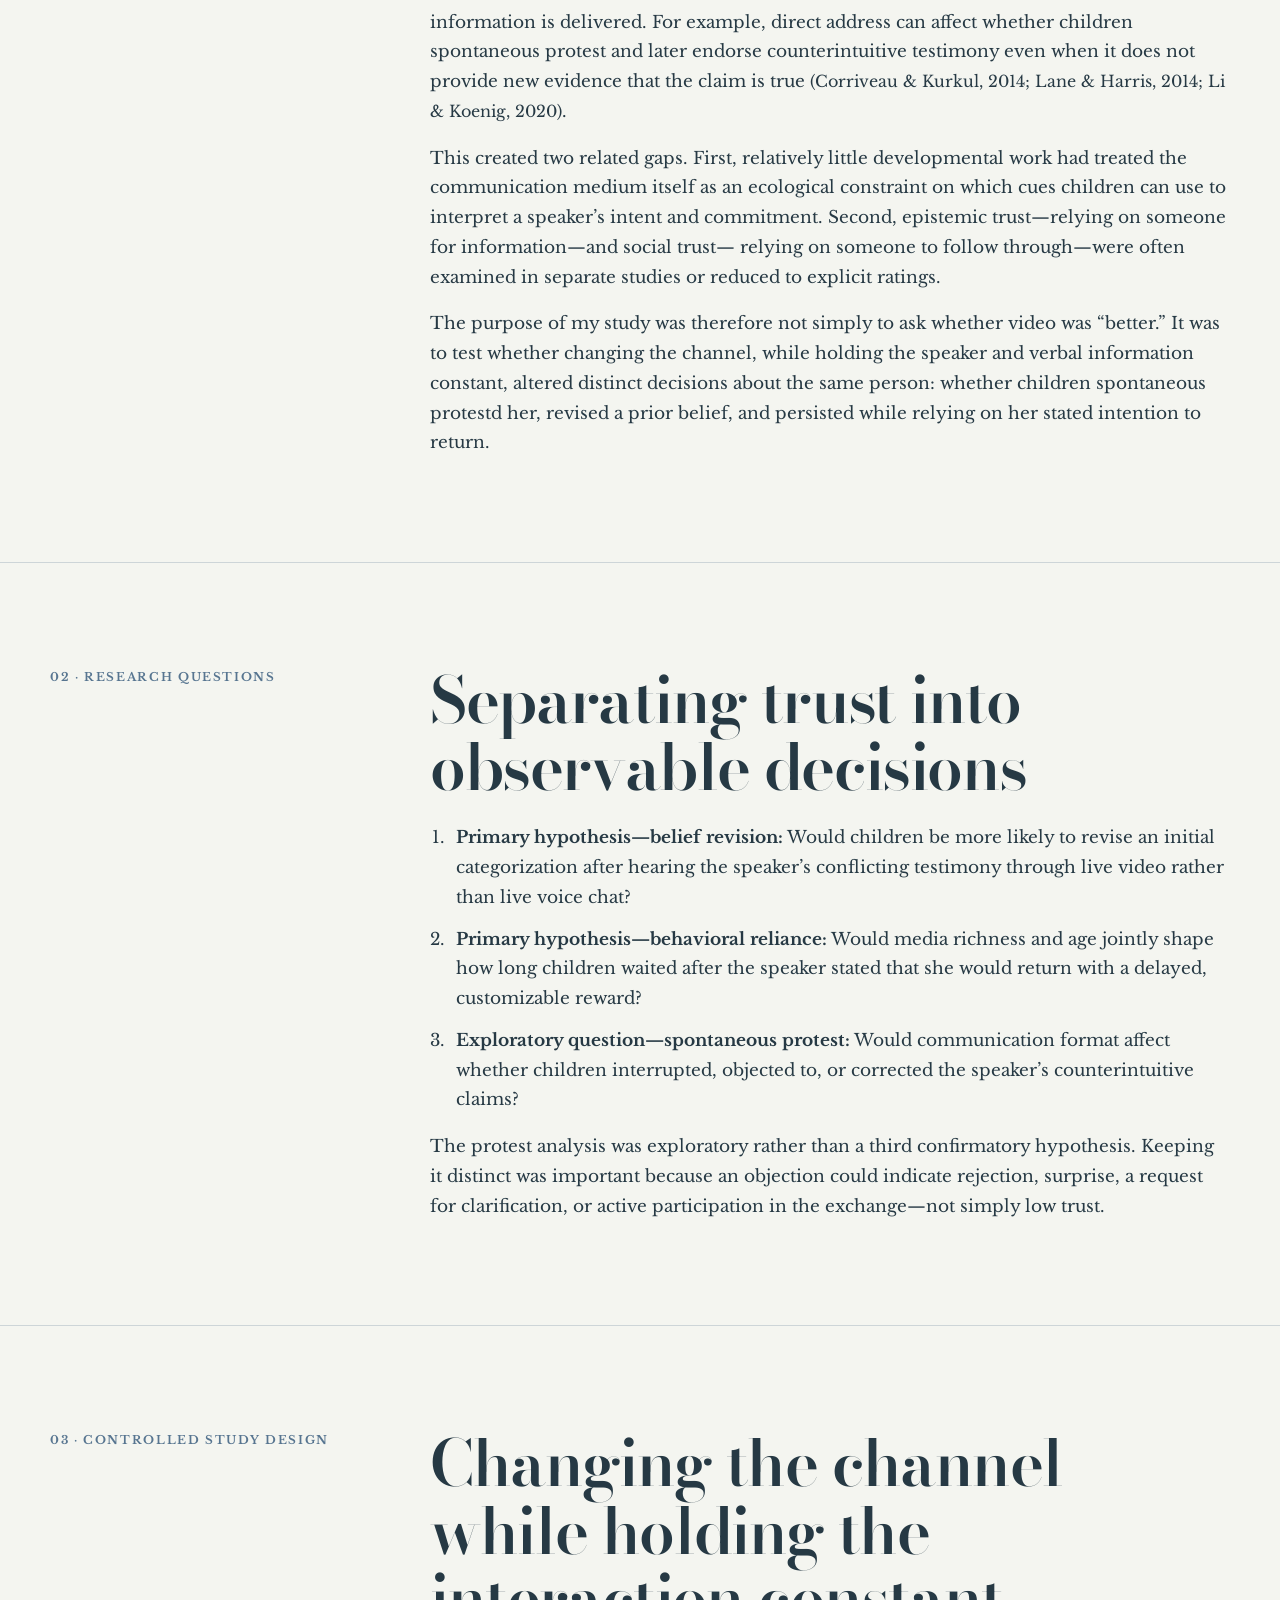
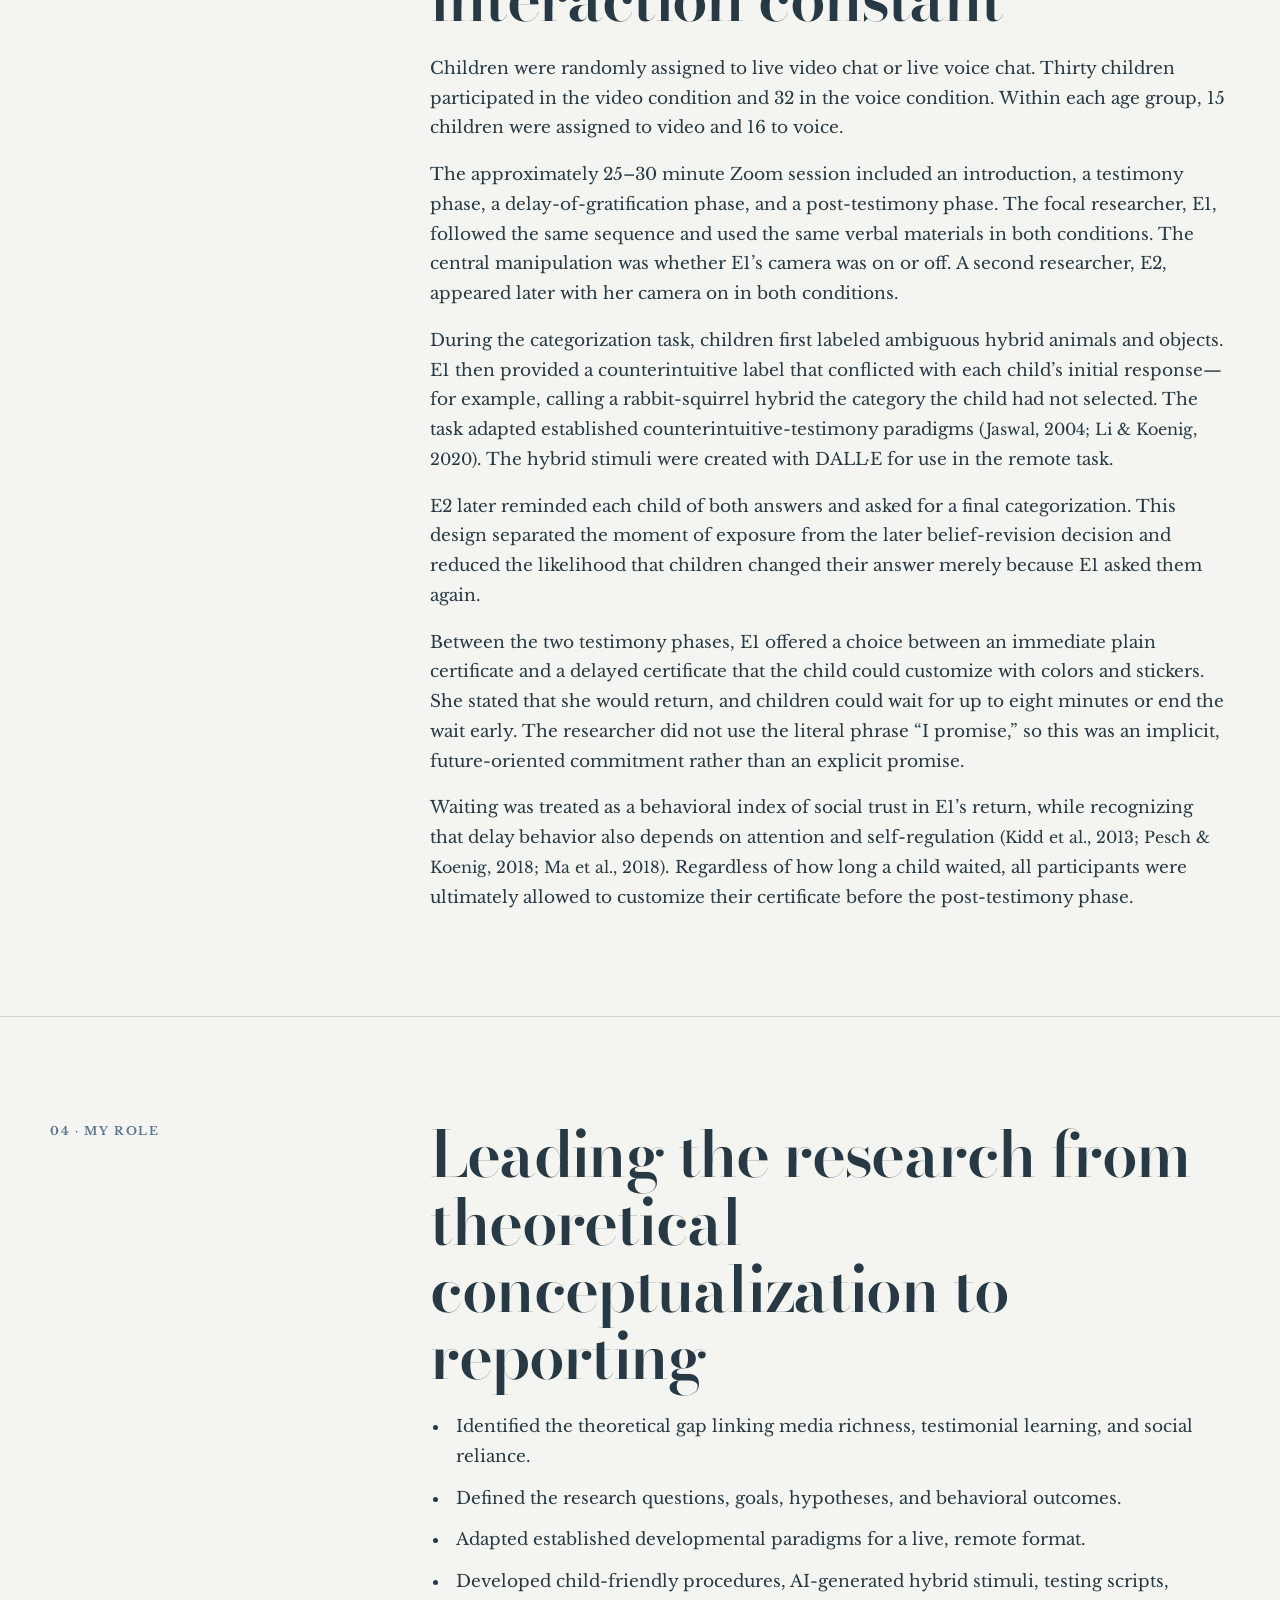
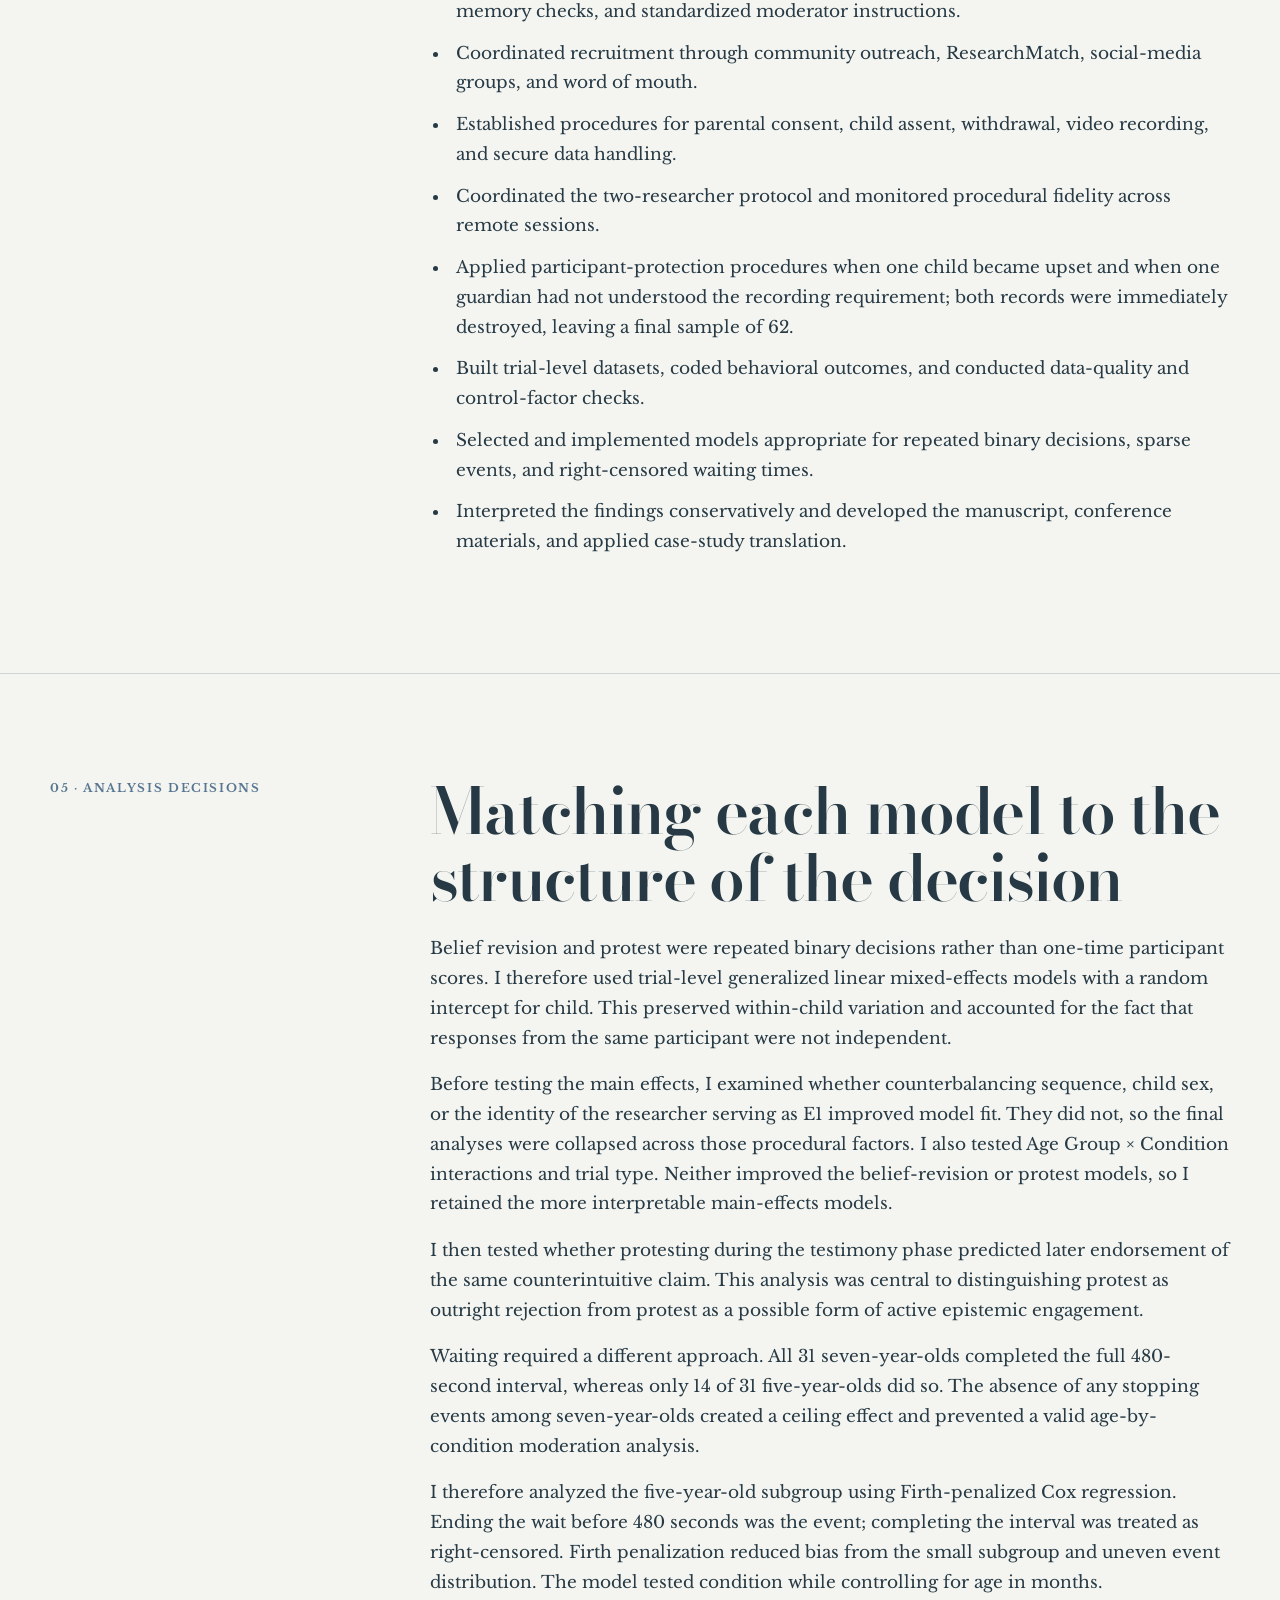
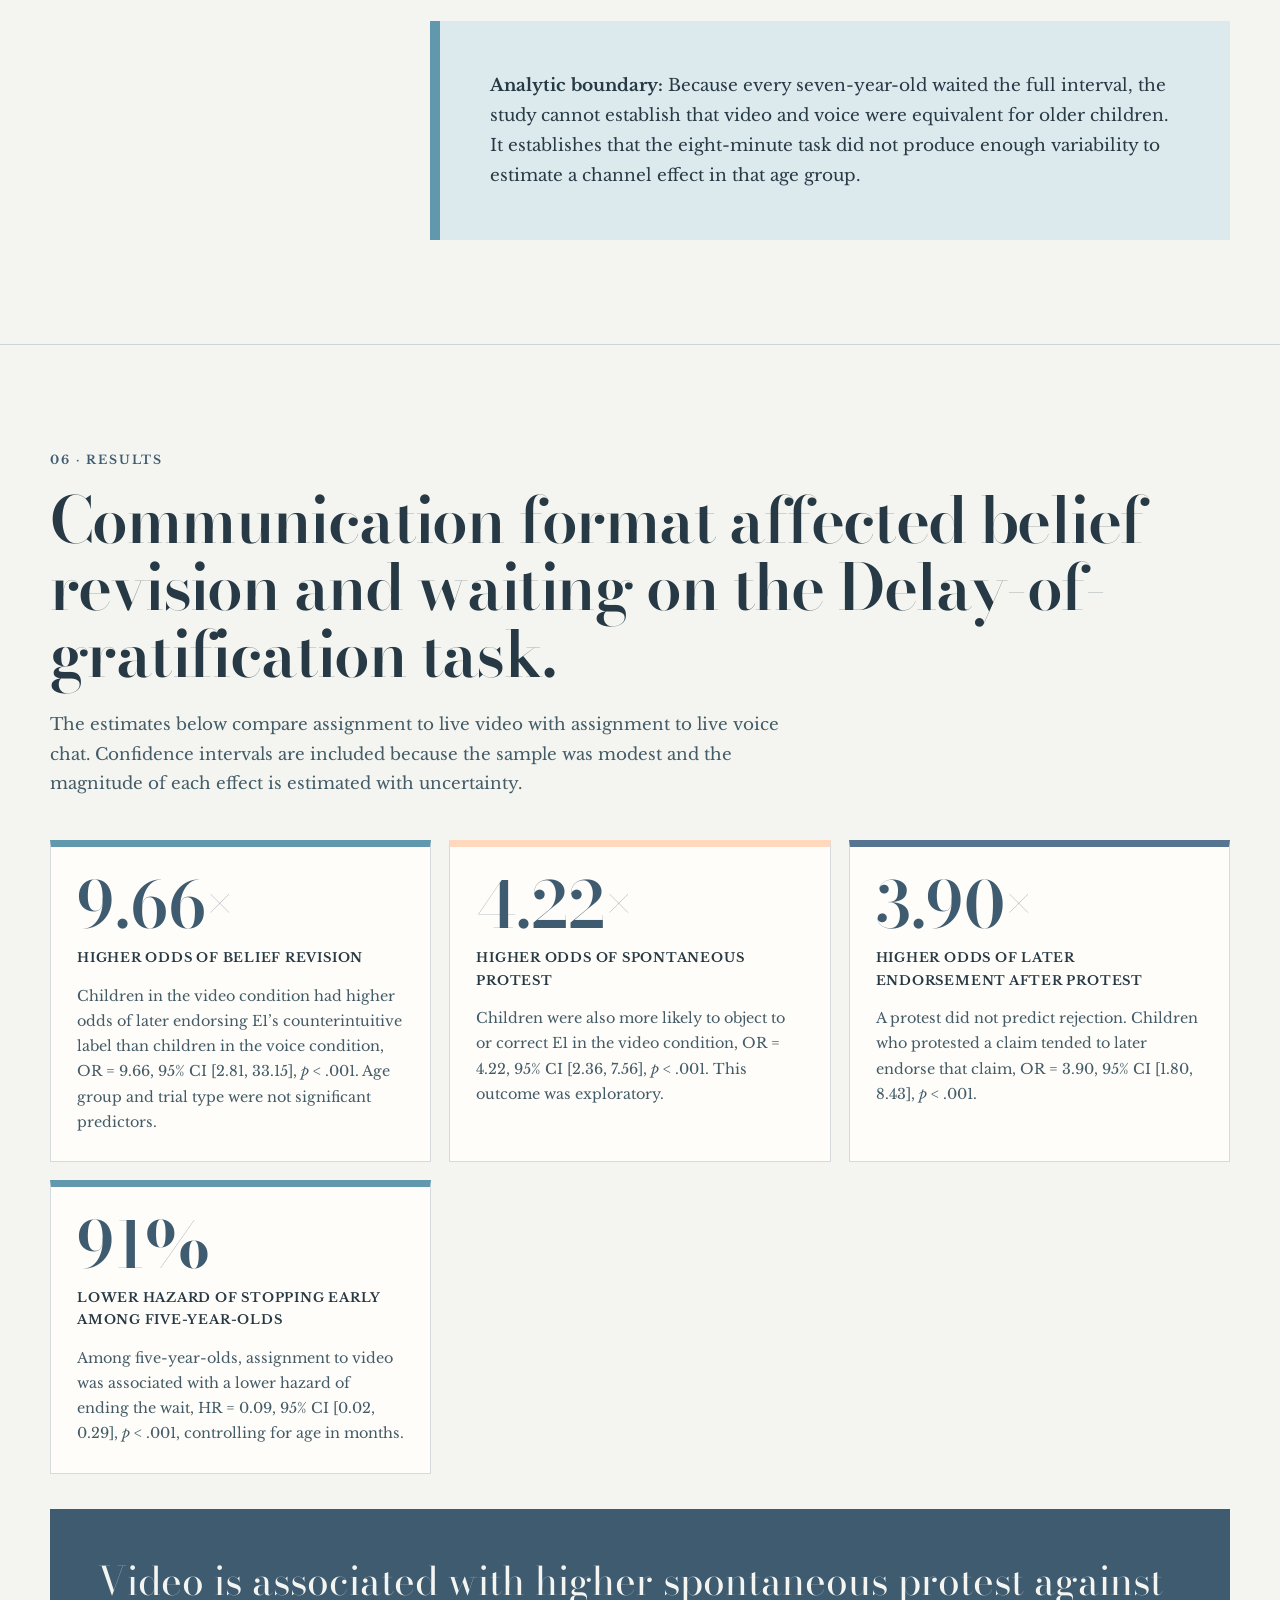
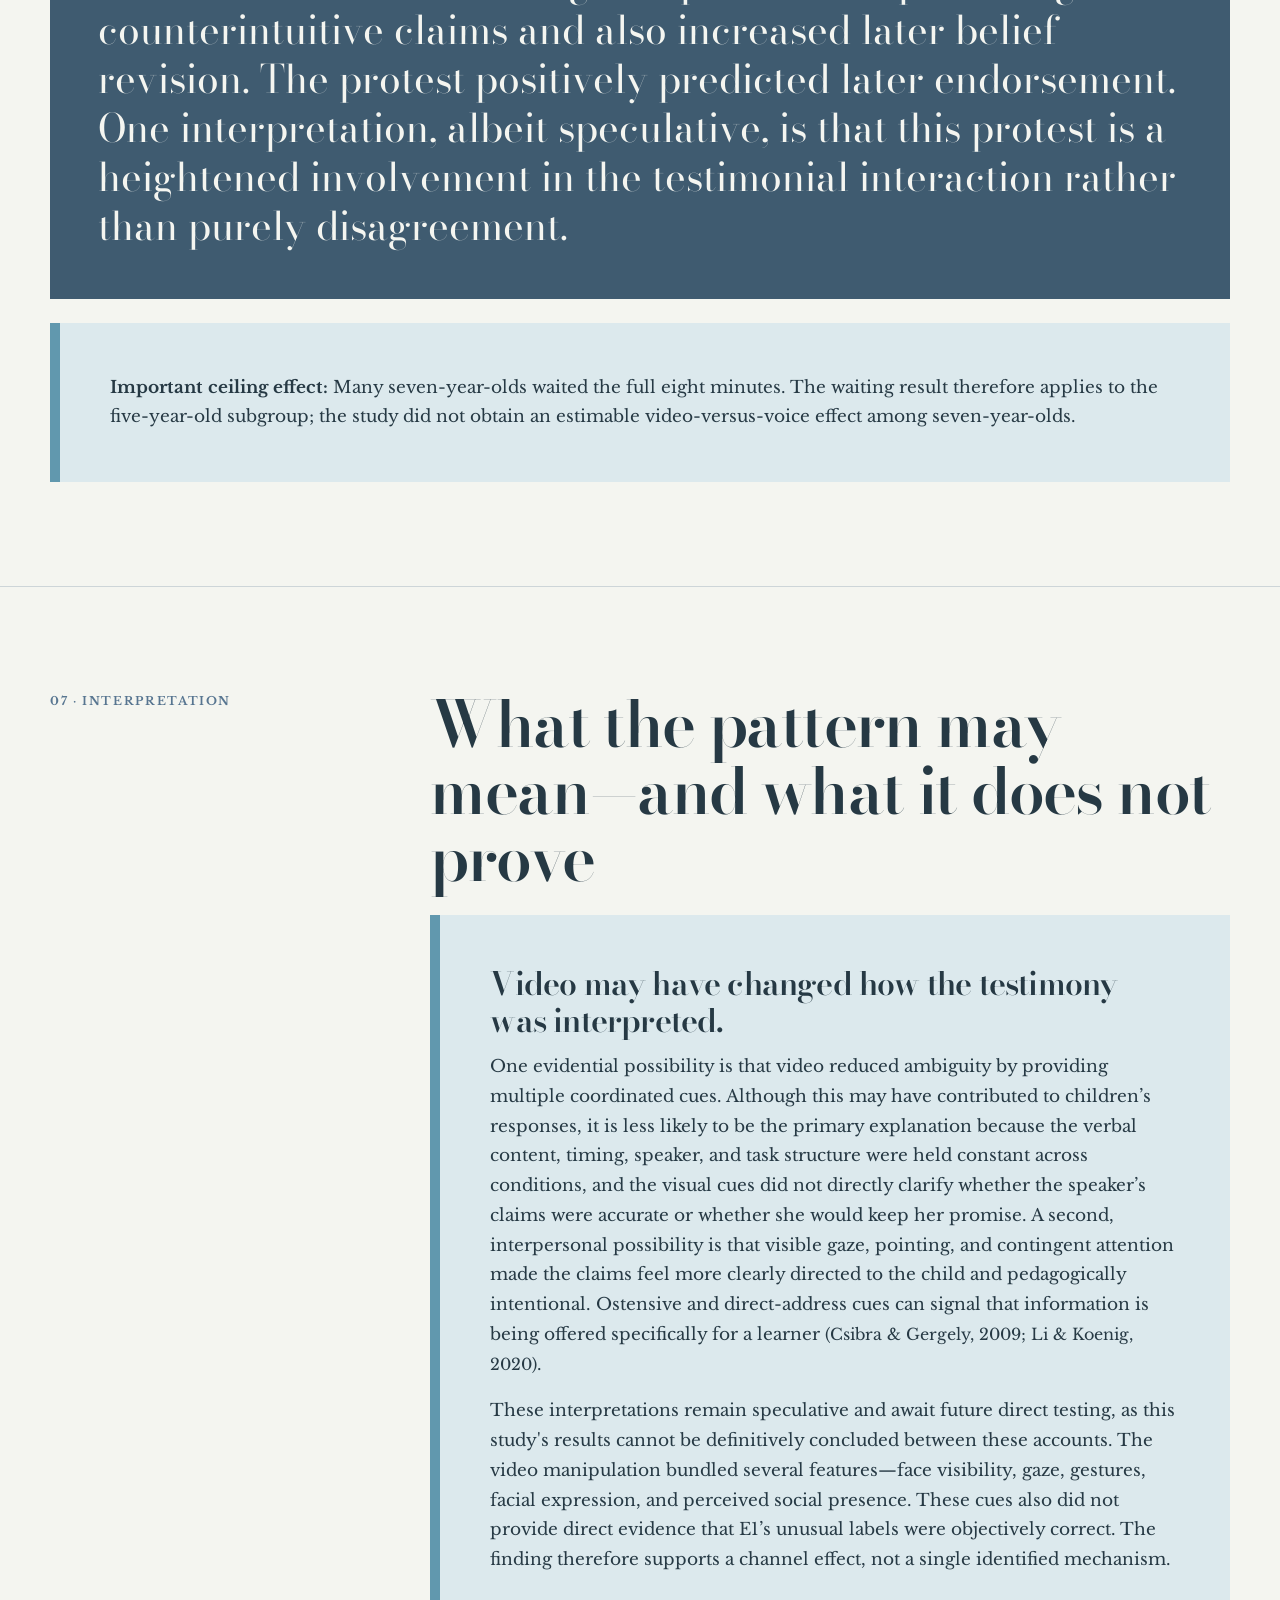
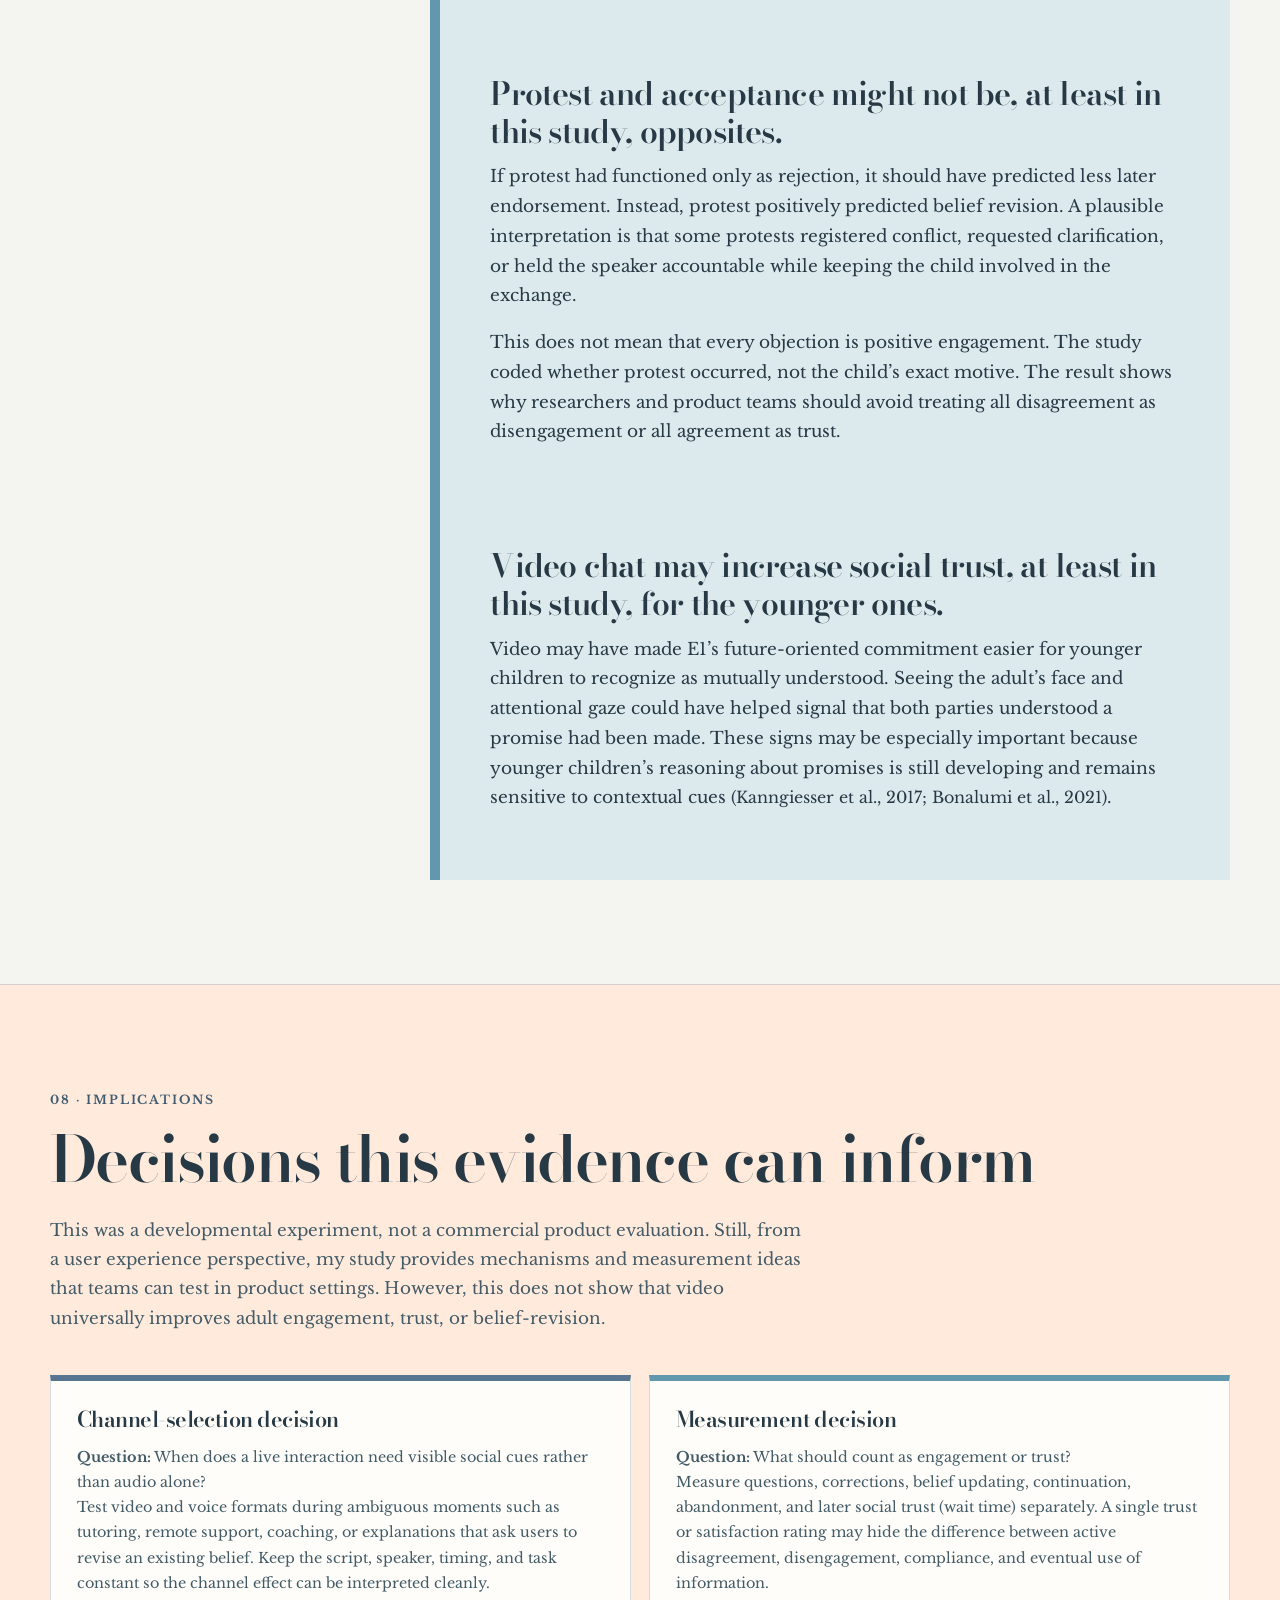
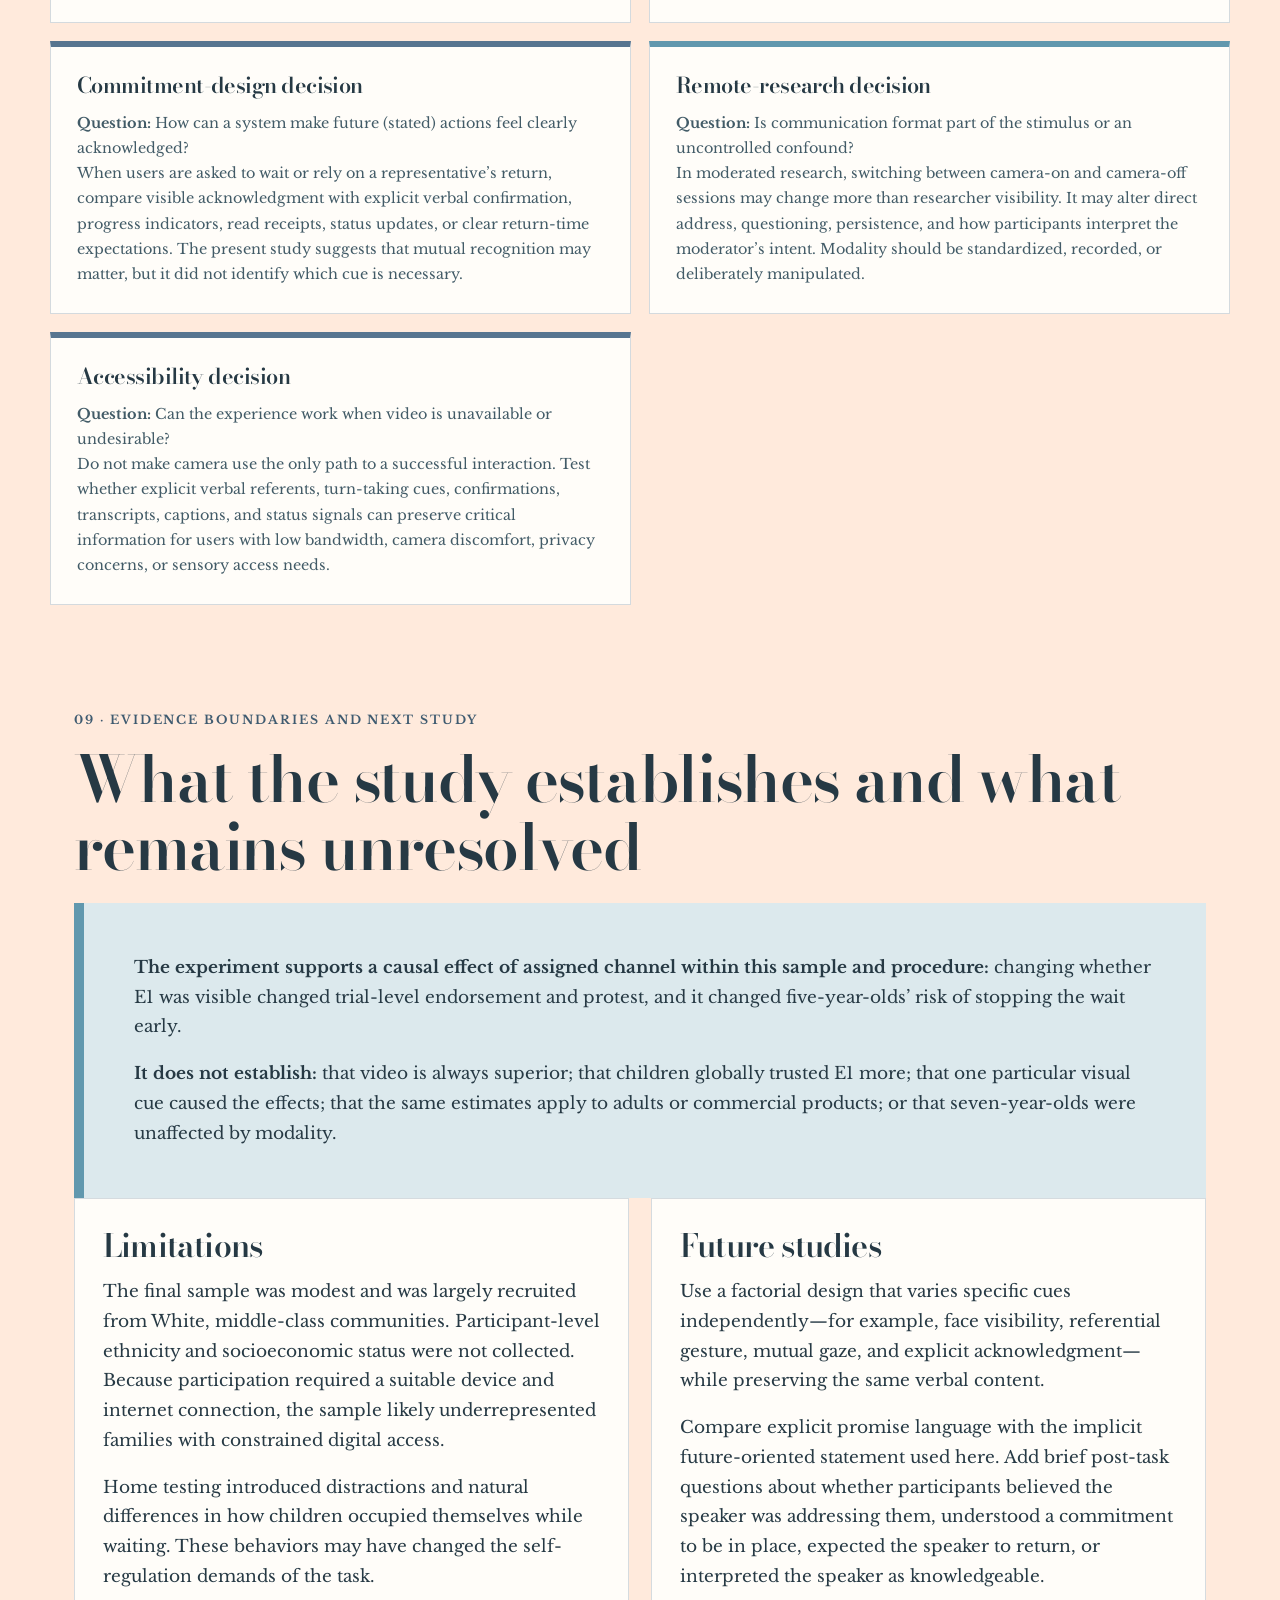
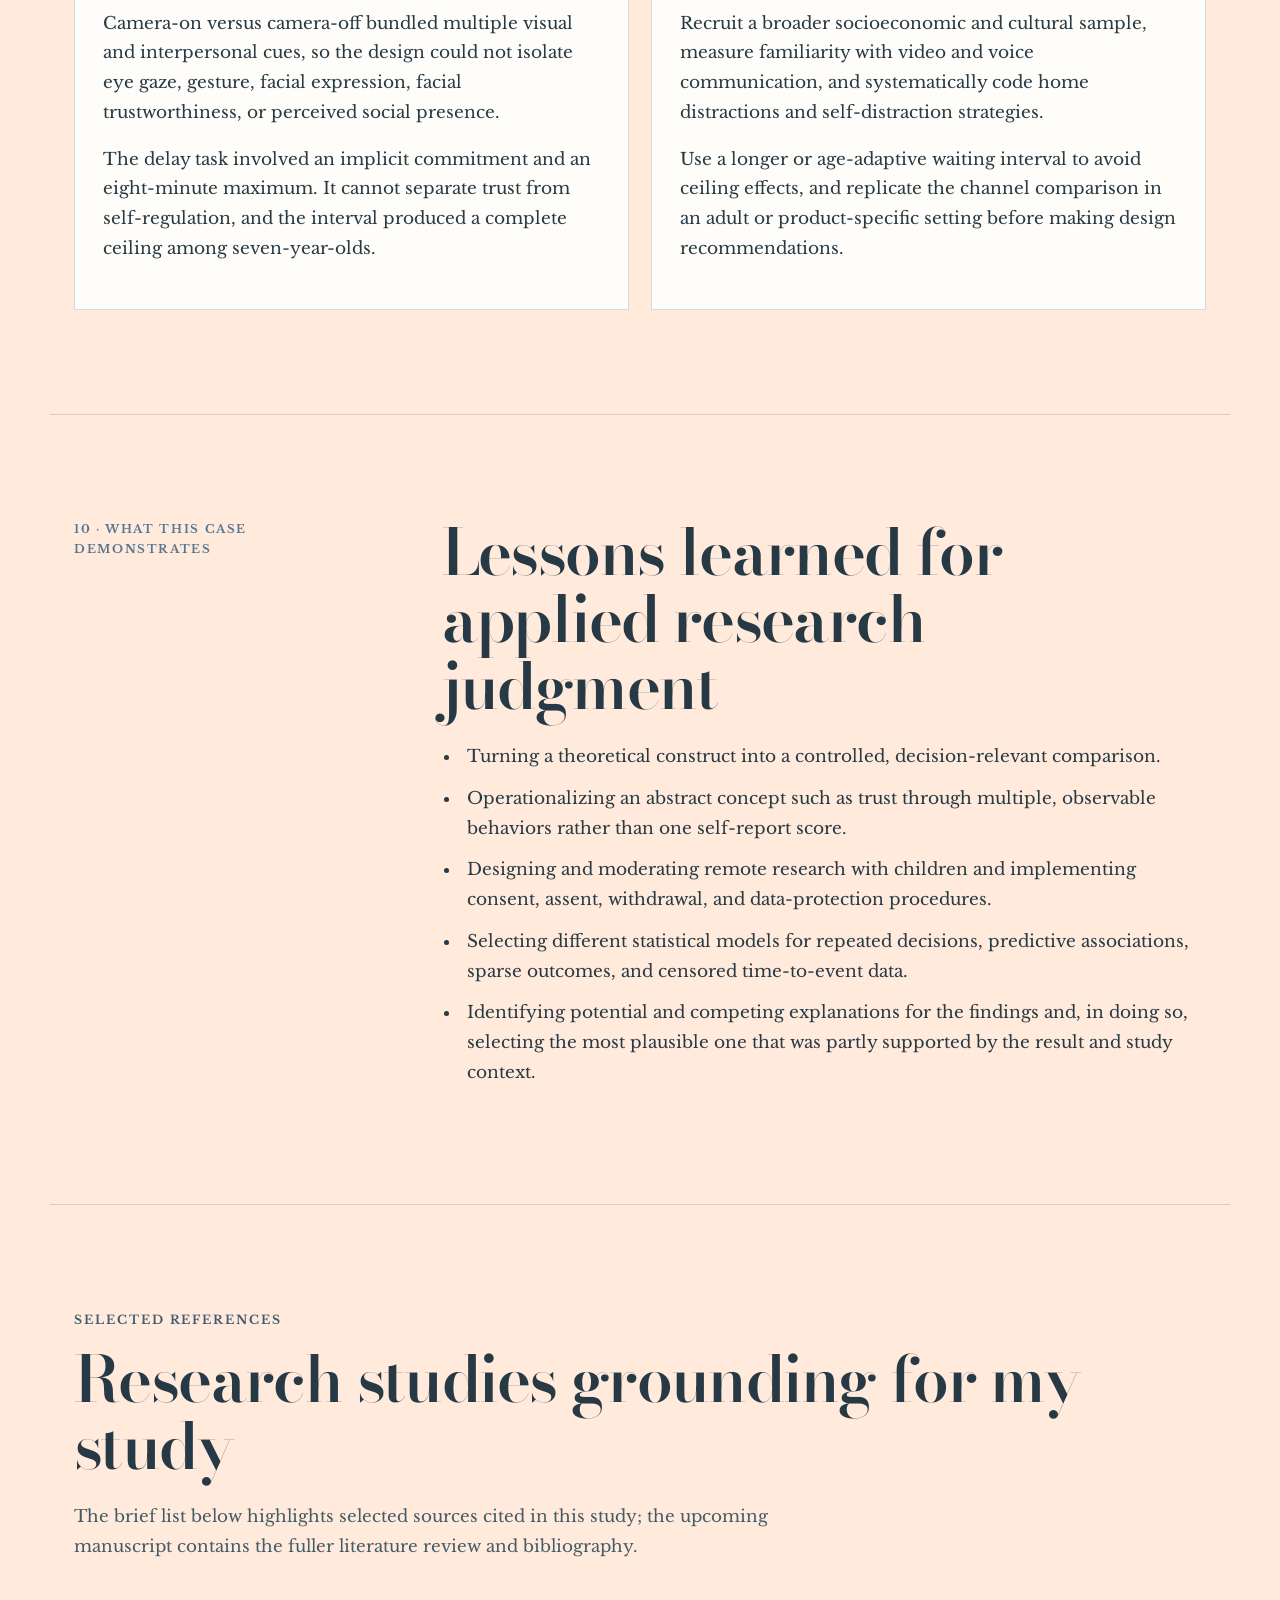
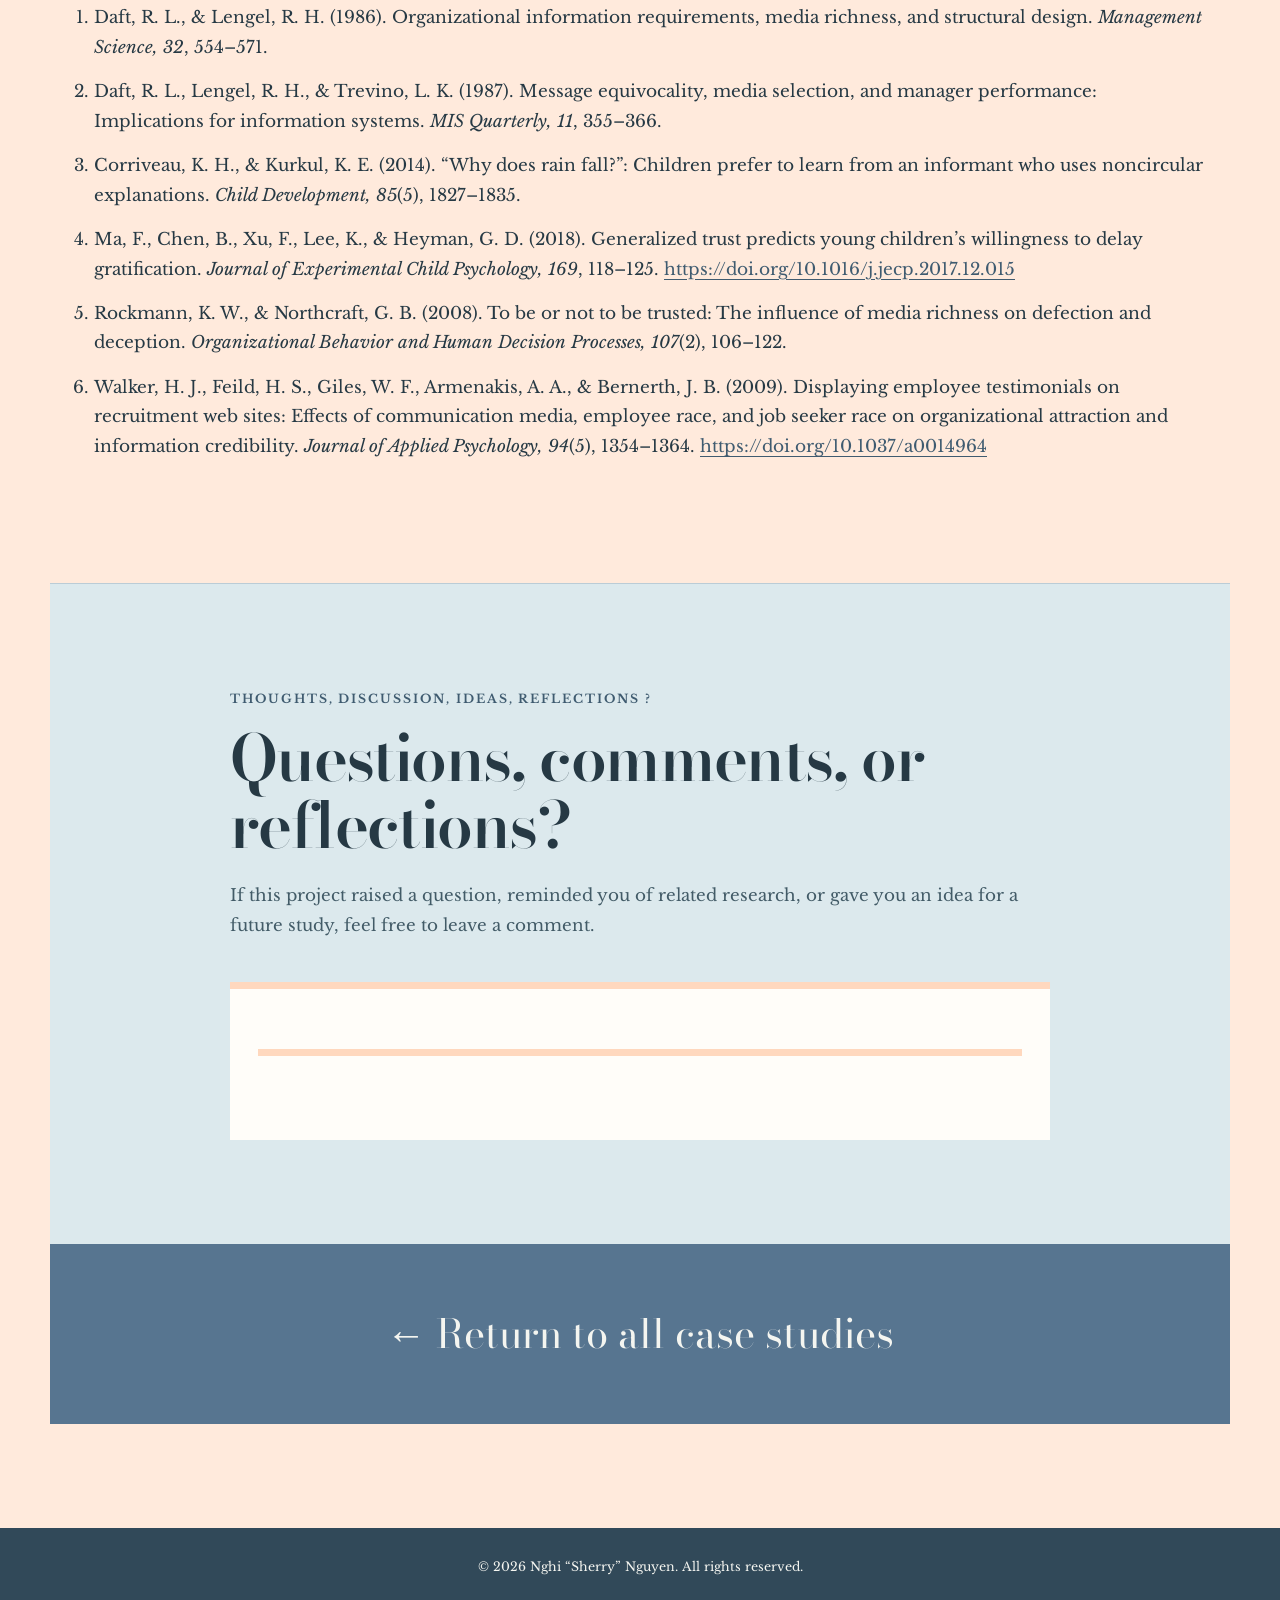
<file: mediarichness.html>
<!DOCTYPE html>
<html lang="en">
<head>
  <meta charset="UTF-8">
  <meta name="viewport" content="width=device-width, initial-scale=1.0">
  <meta
    name="description"
    content="A research case study on how live video and voice-only communication shaped children's belief revision, spontaneous protest, and behavioral reliance."
  >
  <title>Communication Format and Trust | Nghi “Sherry” Nguyen</title>
  <link rel="stylesheet" href="themestyles.css">

  <style>
    .citation {
      font-size: 0.94em;
      white-space: normal;
    }

    .reference-list {
      margin-top: 1.5rem;
      padding-left: 1.25rem;
    }

    .reference-list li {
      margin-bottom: 0.9rem;
    }

    .scope-note {
      margin-top: 1.5rem;
    }
  </style>
</head>

<body>
  <nav class="site-nav" aria-label="Primary navigation">
    <div class="container nav-inner">
      <a class="site-name" href="index.html">Nghi “Sherry” Nguyen</a>

      <div class="nav-links">
        <a href="index.html#work" aria-current="page">Work</a>
        <a href="index.html#about">About</a>
        <a href="index.html#methods">Methods</a>
        <a href="index.html#publications">Publications</a>
        <a href="index.html#contact">Contact</a>
      </div>
    </div>
  </nav>

  <header class="case-hero">
    <div class="container">
      <a class="back-link" href="index.html#work">← Back to selected work</a>
      <p class="eyebrow">Project 1 · Experimental behavioral research</p>

      <h1>How Communication Format Shapes Informational and Social Decisions</h1>

      <p class="case-summary">
        I led a randomized, remote experiment testing whether children responded
        differently to the same speaker and verbal content when the interaction
        occurred through live video rather than live voice chat. The study examined
        belief revision, spontaneous protest, and waiting behavior to understand how
        communication format can shape both learning from and relying on another person.
      </p>
    </div>
  </header>

  <main>
    <div class="container snapshot-wrap">
      <dl class="snapshot">
        <div>
          <dt>Role</dt>
          <dd>Lead researcher and study designer</dd>
        </div>

        <div>
          <dt>Timeline</dt>
          <dd>2022–2026</dd>
        </div>

        <div>
          <dt>Participants</dt>
          <dd>62 children: 31 five-year-olds and 31 seven-year-olds</dd>
        </div>

        <div>
          <dt>Methods</dt>
          <dd>Randomized experiment, behavioral coding, GLMMs, Firth-penalized Cox regression</dd>
        </div>
      </dl>
    </div>

    <section class="case-section">
      <div class="container case-layout">
        <p class="case-kicker">01 · The problem and research gap</p>

        <div class="case-content">
          <h2>The same words may not create the same interaction.</h2>

          <p>
            Communication channels differ in the number and type of cues they make
            available. Live video can convey a speaker’s face, gaze, gestures, and
            contingent nonverbal responses, whereas voice chat preserves the spoken
            message but removes many visual cues. Media Richness Theory describes this
            variation as a channel’s capacity to carry multiple cues, support rapid
            feedback, and personalize communication
            <span class="citation">(Daft &amp; Lengel, 1986; Daft, Lengel, &amp; Trevino, 1987)</span>.
          </p>

          <p>
            Research on children’s selective trust has typically emphasized
            <em>evidential</em> information: whether a speaker has been accurate,
            knowledgeable, or able to provide a good explanation. Yet children’s
            testimonial decisions are also sensitive to the immediate context in which
            information is delivered. For example, direct address can affect whether
            children spontaneous protest and later endorse counterintuitive testimony even when it
            does not provide new evidence that the claim is true
            <span class="citation">(Corriveau &amp; Kurkul, 2014; Lane &amp; Harris, 2014; Li &amp; Koenig, 2020)</span>.
          </p>

          <p>
            This created two related gaps. First, relatively little developmental work
            had treated the communication medium itself as an ecological constraint on
            which cues children can use to interpret a speaker’s intent and commitment.
            Second, epistemic trust—relying on someone for information—and social trust—
            relying on someone to follow through—were often examined in separate studies
            or reduced to explicit ratings.
          </p>

          <p>
            The purpose of my study was therefore not simply to ask whether video was
            “better.” It was to test whether changing the channel, while holding the
            speaker and verbal information constant, altered distinct decisions about
            the same person: whether children spontaneous protestd her, revised a prior belief,
            and persisted while relying on her stated intention to return.
          </p>
        </div>
      </div>
    </section>

    <section class="case-section soft-blue-band">
      <div class="container case-layout">
        <p class="case-kicker">02 · Research questions</p>

        <div class="case-content">
          <h2>Separating trust into observable decisions</h2>

          <ol class="question-list">
            <li>
              <strong>Primary hypothesis—belief revision:</strong>
              Would children be more likely to revise an initial categorization after
              hearing the speaker’s conflicting testimony through live video rather
              than live voice chat?
            </li>

            <li>
              <strong>Primary hypothesis—behavioral reliance:</strong>
              Would media richness and age jointly shape how long children waited after
              the speaker stated that she would return with a delayed, customizable reward?
            </li>

            <li>
              <strong>Exploratory question—spontaneous protest:</strong>
              Would communication format affect whether children interrupted,
              objected to, or corrected the speaker’s counterintuitive claims?
            </li>
          </ol>

          <p>
            The protest analysis was exploratory rather than a third confirmatory
            hypothesis. Keeping it distinct was important because an objection could
            indicate rejection, surprise, a request for clarification, or active
            participation in the exchange—not simply low trust.
          </p>
        </div>
      </div>
    </section>

    <section class="case-section">
      <div class="container case-layout">
        <p class="case-kicker">03 · Controlled study design</p>

        <div class="case-content">
          <h2>Changing the channel while holding the interaction constant</h2>

          <p>
            Children were randomly assigned to live video chat or live voice chat.
            Thirty children participated in the video condition and 32 in the voice
            condition. Within each age group, 15 children were assigned to video and
            16 to voice.
          </p>

          <p>
            The approximately 25–30 minute Zoom session included an introduction,
            a testimony phase, a delay-of-gratification phase, and a post-testimony
            phase. The focal researcher, E1, followed the same sequence and used the
            same verbal materials in both conditions. The central manipulation was
            whether E1’s camera was on or off. A second researcher, E2, appeared later
            with her camera on in both conditions.
          </p>

          <p>
            During the categorization task, children first labeled ambiguous hybrid
            animals and objects. E1 then provided a counterintuitive label that
            conflicted with each child’s initial response—for example, calling a
            rabbit-squirrel hybrid the category the child had not selected. The task
            adapted established counterintuitive-testimony paradigms
            <span class="citation">(Jaswal, 2004; Li &amp; Koenig, 2020)</span>.
            The hybrid stimuli were created with DALL·E for use in the remote task.
          </p>

          <p>
            E2 later reminded each child of both answers and asked for a final
            categorization. This design separated the moment of exposure from the
            later belief-revision decision and reduced the likelihood that children
            changed their answer merely because E1 asked them again.
          </p>

          <p>
            Between the two testimony phases, E1 offered a choice between an immediate
            plain certificate and a delayed certificate that the child could customize
            with colors and stickers. She stated that she would return, and children
            could wait for up to eight minutes or end the wait early. The researcher
            did not use the literal phrase “I promise,” so this was an implicit,
            future-oriented commitment rather than an explicit promise.
          </p>

          <p>
            Waiting was treated as a behavioral index of social trust in E1’s return,
            while recognizing that delay behavior also depends on attention and
            self-regulation
            <span class="citation">(Kidd et al., 2013; Pesch &amp; Koenig, 2018; Ma et al., 2018)</span>.
            Regardless of how long a child waited, all participants were ultimately
            allowed to customize their certificate before the post-testimony phase.
          </p>
        </div>
      </div>
    </section>

    <section class="case-section peach-band">
      <div class="container case-layout">
        <p class="case-kicker">04 · My role</p>

        <div class="case-content">
          <h2>Leading the research from theoretical conceptualization to reporting</h2>

          <ul class="role-list">
            <li>
              Identified the theoretical gap linking media richness, testimonial
              learning, and social reliance.
            </li>

            <li>
              Defined the research questions, goals, hypotheses, 
              and behavioral outcomes.
            </li>

            <li>
              Adapted established developmental paradigms for a live, remote format.
            </li>

            <li>
              Developed child-friendly procedures, AI-generated hybrid stimuli,
              testing scripts, memory checks, and standardized moderator instructions.
            </li>

            <li>
              Coordinated recruitment through community outreach, ResearchMatch,
              social-media groups, and word of mouth.
            </li>

            <li>
              Established procedures for parental consent, child assent, withdrawal,
              video recording, and secure data handling.
            </li>

            <li>
              Coordinated the two-researcher protocol and monitored procedural fidelity
              across remote sessions.
            </li>

            <li>
              Applied participant-protection procedures when one child became upset and
              when one guardian had not understood the recording requirement; both
              records were immediately destroyed, leaving a final sample of 62.
            </li>

            <li>
              Built trial-level datasets, coded behavioral outcomes, and conducted
              data-quality and control-factor checks.
            </li>

            <li>
              Selected and implemented models appropriate for repeated binary decisions,
              sparse events, and right-censored waiting times.
            </li>

            <li>
              Interpreted the findings conservatively and developed the manuscript,
              conference materials, and applied case-study translation.
            </li>
          </ul>
        </div>
      </div>
    </section>

    <section class="case-section">
      <div class="container case-layout">
        <p class="case-kicker">05 · Analysis decisions</p>

        <div class="case-content">
          <h2>Matching each model to the structure of the decision</h2>

          <p>
            Belief revision and protest were repeated binary decisions rather than
            one-time participant scores. I therefore used trial-level generalized
            linear mixed-effects models with a random intercept for child. This
            preserved within-child variation and accounted for the fact that responses
            from the same participant were not independent.
          </p>

          <p>
            Before testing the main effects, I examined whether counterbalancing
            sequence, child sex, or the identity of the researcher serving as E1
            improved model fit. They did not, so the final analyses were collapsed
            across those procedural factors. I also tested Age Group × Condition
            interactions and trial type. Neither improved the belief-revision or
            protest models, so I retained the more interpretable main-effects models.
          </p>

          <p>
            I then tested whether protesting during the testimony phase predicted
            later endorsement of the same counterintuitive claim. This analysis was
            central to distinguishing protest as outright rejection from protest as a
            possible form of active epistemic engagement.
          </p>

          <p>
            Waiting required a different approach. All 31 seven-year-olds completed
            the full 480-second interval, whereas only 14 of 31 five-year-olds did so.
            The absence of any stopping events among seven-year-olds created a ceiling
            effect and prevented a valid age-by-condition moderation analysis.
          </p>

          <p>
            I therefore analyzed the five-year-old subgroup using Firth-penalized Cox
            regression. Ending the wait before 480 seconds was the event; completing
            the interval was treated as right-censored. Firth penalization reduced bias
            from the small subgroup and uneven event distribution. The model tested
            condition while controlling for age in months.
          </p>

          <div class="theory-panel scope-note">
            <p>
              <strong>Analytic boundary:</strong>
              Because every seven-year-old waited the full interval, the study cannot
              establish that video and voice were equivalent for older children. It
              establishes that the eight-minute task did not produce enough variability
              to estimate a channel effect in that age group.
            </p>
          </div>
        </div>
      </div>
    </section>

    <section class="case-section soft-blue-band">
      <div class="container">
        <p class="eyebrow">06 · Results</p>

        <h2>Communication format affected belief revision and waiting on the Delay-of-gratification task.</h2>

        <p class="section-intro">
          The estimates below compare assignment to live video with assignment to
          live voice chat. Confidence intervals are included because the sample was
          modest and the magnitude of each effect is estimated with uncertainty.
        </p>

        <div class="metric-grid">
          <article class="metric-card">
            <span class="metric-number">9.66×</span>
            <span class="metric-label">Higher odds of belief revision</span>

            <p>
              Children in the video condition had higher odds of later endorsing E1’s
              counterintuitive label than children in the voice condition,
              OR = 9.66, 95% CI [2.81, 33.15], <em>p</em> &lt; .001.
              Age group and trial type were not significant predictors.
            </p>
          </article>

          <article class="metric-card">
            <span class="metric-number">4.22×</span>
            <span class="metric-label">Higher odds of spontaneous protest</span>

            <p>
              Children were also more likely to object to or correct E1 in the video
              condition, OR = 4.22, 95% CI [2.36, 7.56],
              <em>p</em> &lt; .001. This outcome was exploratory.
            </p>
          </article>

          <article class="metric-card">
            <span class="metric-number">3.90×</span>
            <span class="metric-label">Higher odds of later endorsement after protest</span>

            <p>
              A protest did not predict rejection. Children who protested a claim tended to 
              later endorse that claim,
              OR = 3.90, 95% CI [1.80, 8.43], <em>p</em> &lt; .001.
            </p>
          </article>

          <article class="metric-card">
            <span class="metric-number">91%</span>
            <span class="metric-label">Lower hazard of stopping early among five-year-olds</span>

            <p>
              Among five-year-olds, assignment to video was associated with a lower
              hazard of ending the wait,
              HR = 0.09, 95% CI [0.02, 0.29], <em>p</em> &lt; .001,
              controlling for age in months.
            </p>
          </article>
        </div>

        <div class="insight-block">
          <p>
            Video is associated with higher spontaneous protest against counterintuitive claims and also increased later belief revision. The 
            protest positively predicted later endorsement. One interpretation, albeit speculative, is that
            this protest is a heightened involvement in the testimonial interaction rather than purely disagreement.
          </p>
        </div>

        <div class="theory-panel scope-note">
          <p>
            <strong>Important ceiling effect:</strong>
            Many seven-year-olds waited the full eight minutes. The waiting result
            therefore applies to the five-year-old subgroup; the study did not obtain
            an estimable video-versus-voice effect among seven-year-olds.
          </p>
        </div>
      </div>
    </section>

    <section class="case-section">
      <div class="container case-layout">
        <p class="case-kicker">07 · Interpretation</p>

        <div class="case-content">
          <h2>What the pattern may mean—and what it does not prove</h2>

          <div class="theory-panel">
            <h3>Video may have changed how the testimony was interpreted.</h3>

            <p>
             One evidential possibility is that video reduced ambiguity by providing multiple coordinated cues. Although this may have contributed to children’s responses, it is less likely to be the primary explanation because the verbal content, timing, speaker, and task structure were held constant across conditions, and the visual cues did not directly clarify whether the speaker’s claims were accurate or whether she would keep her promise.  
              A second, interpersonal possibility is that
              visible gaze, pointing, and contingent attention made the claims feel
              more clearly directed to the child and pedagogically intentional.
              Ostensive and direct-address cues can signal that information is being
              offered specifically for a learner
              <span class="citation">(Csibra &amp; Gergely, 2009; Li &amp; Koenig, 2020)</span>.
            </p>

            <p>
              These interpretations remain speculative and await future direct testing, as this study's results cannot be definitively concluded between these accounts. The video
              manipulation bundled several features—face visibility, gaze, gestures,
              facial expression, and perceived social presence. These cues also did
              not provide direct evidence that E1’s unusual labels were objectively
              correct. The finding therefore supports a channel effect, not a single
              identified mechanism.
            </p>
          </div>

          <div class="theory-panel">
            <h3>Protest and acceptance might not be, at least in this study, opposites.</h3>

            <p>
              If protest had functioned only as rejection, it should have predicted
              less later endorsement. Instead, protest positively predicted belief
              revision. A plausible interpretation is that some protests registered
              conflict, requested clarification, or held the speaker accountable while
              keeping the child involved in the exchange.
            </p>

            <p>
              This does not mean that every objection is positive engagement. The
              study coded whether protest occurred, not the child’s exact motive.
              The result shows why researchers and product teams should avoid treating
              all disagreement as disengagement or all agreement as trust.
            </p>
          </div>

          <div class="theory-panel">
            <h3>Video chat may increase social trust, at least in this study, for the younger ones.</h3>

            <p>
          Video may have made E1’s future-oriented commitment easier for younger children to recognize as mutually understood. Seeing the adult’s face and attentional gaze could have helped signal that both parties understood a promise had been made. These signs may be especially important because younger children’s reasoning about promises is still developing and remains sensitive to contextual cues
              <span class="citation">(Kanngiesser et al., 2017; Bonalumi et al., 2021)</span>.
            </p>

            </p>
          </div>
        </div>
      </div>
    </section>

    <section class="case-section application-section">
      <div class="container">
        <p class="eyebrow">08 · Implications </p>

        <h2>Decisions this evidence can inform </h2>

        <p class="section-intro">
          This was a developmental experiment, not a commercial product evaluation. Still, from a user experience perspective,
         my study provides mechanisms and measurement ideas that teams can test in
          product settings. However, this does not show that video universally improves adult
          engagement, trust, or belief-revision.
        </p>

        <div class="implication-grid">
          <article class="implication-card">
            <h3>Channel-selection decision</h3>

            <p>
              <strong>Question:</strong>
              When does a live interaction need visible social cues rather than audio
              alone?
            </p>

            <p>
              Test video and voice formats during ambiguous moments 
              such as tutoring, remote support, coaching, or
              explanations that ask users to revise an existing belief. Keep the
              script, speaker, timing, and task constant so the channel effect can be
              interpreted cleanly.
            </p>
          </article>

          <article class="implication-card">
            <h3>Measurement decision</h3>

            <p>
              <strong>Question:</strong>
              What should count as engagement or trust?
            </p>

            <p>
              Measure questions, corrections, belief updating, continuation,
              abandonment, and later social trust (wait time) separately. A single trust or
              satisfaction rating may hide the difference between active disagreement,
              disengagement, compliance, and eventual use of information.
            </p>
          </article>

          <article class="implication-card">
            <h3>Commitment-design decision</h3>

            <p>
              <strong>Question:</strong>
              How can a system make future (stated) actions feel clearly acknowledged?
            </p>

            <p>
              When users are asked to wait or rely on a representative’s return,
              compare visible acknowledgment with explicit verbal confirmation,
              progress indicators, read receipts, status updates, or clear return-time
              expectations. The present study suggests that mutual recognition may
              matter, but it did not identify which cue is necessary.
            </p>
          </article>

          <article class="implication-card">
            <h3>Remote-research decision</h3>

            <p>
              <strong>Question:</strong>
              Is communication format part of the stimulus or an uncontrolled confound?
            </p>

            <p>
              In moderated research, switching between camera-on and camera-off
              sessions may change more than researcher visibility. It may alter direct
              address, questioning, persistence, and how participants interpret the
              moderator’s intent. Modality should be standardized, recorded, or
              deliberately manipulated.
            </p>
          </article>

          <article class="implication-card">
            <h3>Accessibility decision</h3>

            <p>
              <strong>Question:</strong>
              Can the experience work when video is unavailable or undesirable?
            </p>

            <p>
              Do not make camera use the only path to a successful interaction. Test
              whether explicit verbal referents, turn-taking cues, confirmations,
              transcripts, captions, and status signals can preserve critical
              information for users with low bandwidth, camera discomfort, privacy
              concerns, or sensory access needs.
            </p>
          </article>
        </div>


    <section class="case-section">
      <div class="container">
        <p class="eyebrow">09 · Evidence boundaries and next study</p>

        <h2>What the study establishes and what remains unresolved</h2>

        <div class="theory-panel">
          <p>
            <strong>The experiment supports a causal effect of assigned channel within
            this sample and procedure:</strong>
            changing whether E1 was visible changed trial-level endorsement and protest,
            and it changed five-year-olds’ risk of stopping the wait early.
          </p>

          <p>
            <strong>It does not establish:</strong>
            that video is always superior; that children globally trusted E1 more;
            that one particular visual cue caused the effects; that the same estimates
            apply to adults or commercial products; or that seven-year-olds were
            unaffected by modality.
          </p>
        </div>

        <div class="next-study">
          <div>
            <h3>Limitations</h3>

            <p>
              The final sample was modest and was largely recruited from White,
              middle-class communities. Participant-level ethnicity and socioeconomic
              status were not collected. Because participation required a suitable
              device and internet connection, the sample likely underrepresented
              families with constrained digital access.
            </p>

            <p>
              Home testing introduced distractions and natural differences in how
              children occupied themselves while waiting. These behaviors may have
              changed the self-regulation demands of the task.
            </p>

            <p>
              Camera-on versus camera-off bundled multiple visual and interpersonal
              cues, so the design could not isolate eye gaze, gesture, facial
              expression, facial trustworthiness, or perceived social presence.
            </p>

            <p>
              The delay task involved an implicit commitment and an eight-minute
              maximum. It cannot separate trust from self-regulation, and the interval
              produced a complete ceiling among seven-year-olds.
            </p>
          </div>

          <div>
            <h3>Future studies </h3>

            <p>
              Use a factorial design that varies specific cues independently—for
              example, face visibility, referential gesture, mutual gaze, and explicit
              acknowledgment—while preserving the same verbal content.
            </p>

            <p>
              Compare explicit promise language with the implicit future-oriented
              statement used here. Add brief post-task questions about whether
              participants believed the speaker was addressing them, understood a
              commitment to be in place, expected the speaker to return, or interpreted
              the speaker as knowledgeable.
            </p>

            <p>
              Recruit a broader socioeconomic and cultural sample, measure familiarity
              with video and voice communication, and systematically code home
              distractions and self-distraction strategies.
            </p>

            <p>
              Use a longer or age-adaptive waiting interval to avoid ceiling effects,
              and replicate the channel comparison in an adult or product-specific
              setting before making design recommendations.
            </p>
          </div>
        </div>
      </div>
    </section>

    <section class="case-section peach-band">
      <div class="container case-layout">
        <p class="case-kicker">10 · What this case demonstrates</p>

        <div class="case-content">
          <h2>Lessons learned for applied research judgment</h2>

          <ul class="role-list">
            <li>
              Turning a theoretical construct into a controlled, decision-relevant
              comparison.
            </li>

            <li>
              Operationalizing an abstract concept such as trust through multiple,
              observable behaviors rather than one self-report score.
            </li>

            <li>
              Designing and moderating remote research with children and implementing
              consent, assent, withdrawal, and data-protection procedures.
            </li>

            <li>
              Selecting different statistical models for repeated decisions,
              predictive associations, sparse outcomes, and censored time-to-event data.
            </li>

             <li>
              Identifying potential and competing explanations for the findings and, in doing so, selecting the most plausible one that was partly supported by the result and study context.
            </li>
            
          </ul>
        </div>
      </div>
    </section>

    <section class="case-section" id="references">
      <div class="container">
        <p class="eyebrow">Selected references</p>

        <h2>Research studies grounding for my study</h2>

        <p class="section-intro">
          The brief list below highlights selected sources cited in this study;
          the upcoming manuscript contains the fuller literature review and bibliography.
        </p>

        <ol class="reference-list">

          <li>
            Daft, R. L., &amp; Lengel, R. H. (1986).
            Organizational information requirements, media richness, and structural
            design. <em>Management Science, 32</em>, 554–571.
          </li>

          <li>
            Daft, R. L., Lengel, R. H., &amp; Trevino, L. K. (1987).
            Message equivocality, media selection, and manager performance:
            Implications for information systems. <em>MIS Quarterly, 11</em>, 355–366.
          </li>

          <li>
            Corriveau, K. H., &amp; Kurkul, K. E. (2014).
            “Why does rain fall?”: Children prefer to learn from an informant who uses
            noncircular explanations. <em>Child Development, 85</em>(5), 1827–1835.
          </li>

          <li>
            Ma, F., Chen, B., Xu, F., Lee, K., &amp; Heyman, G. D. (2018).
            Generalized trust predicts young children’s willingness to delay
            gratification. <em>Journal of Experimental Child Psychology, 169</em>,
            118–125.
            <a
              href="https://doi.org/10.1016/j.jecp.2017.12.015"
              target="_blank"
              rel="noopener noreferrer"
            >https://doi.org/10.1016/j.jecp.2017.12.015</a>
          </li>

          <li>
            Rockmann, K. W., &amp; Northcraft, G. B. (2008).
            To be or not to be trusted: The influence of media richness on defection
            and deception. <em>Organizational Behavior and Human Decision Processes,
            107</em>(2), 106–122.
          </li>

          <li>
            Walker, H. J., Feild, H. S., Giles, W. F., Armenakis, A. A.,
            &amp; Bernerth, J. B. (2009).
            Displaying employee testimonials on recruitment web sites: Effects of
            communication media, employee race, and job seeker race on organizational
            attraction and information credibility.
            <em>Journal of Applied Psychology, 94</em>(5), 1354–1364.
            <a
              href="https://doi.org/10.1037/a0014964"
              target="_blank"
              rel="noopener noreferrer"
            >https://doi.org/10.1037/a0014964</a>
          </li>
        </ol>
      </div>
    </section>

        <!-- COMMENTS / DISCUSSION -->
<section class="case-section discussion-section">
  <div class="container narrow">

    <p class="eyebrow">Thoughts, discussion, ideas, reflections ?</p>

    <h2>Questions, comments, or reflections?</h2>

    <p class="section-intro">
      If this project raised a question, reminded you of related research,
      or gave you an idea for a future study, feel free to leave a comment.
    </p>

    <div class="giscus">
      <div class="giscus">
  <script src="https://giscus.app/client.js"
        data-repo="nghishnguyen/nghishnguyen.github.io"
        data-repo-id="R_kgDOTlMnVA"
        data-category="General"
        data-category-id="DIC_kwDOTlMnVM4DC4i2"
        data-mapping="pathname"
        data-strict="0"
        data-reactions-enabled="1"
        data-emit-metadata="0"
        data-input-position="bottom"
        data-theme="light"
        data-lang="en"
        crossorigin="anonymous"
        async>
</script>
</div>
    </div>

  </div>
</section>

    <div class="case-end">
      <a href="index.html#work">← Return to all case studies</a>
    </div>
  </main>

  <footer>
    © 2026 Nghi “Sherry” Nguyen. All rights reserved.
  </footer>
</body>
</html>
</file>
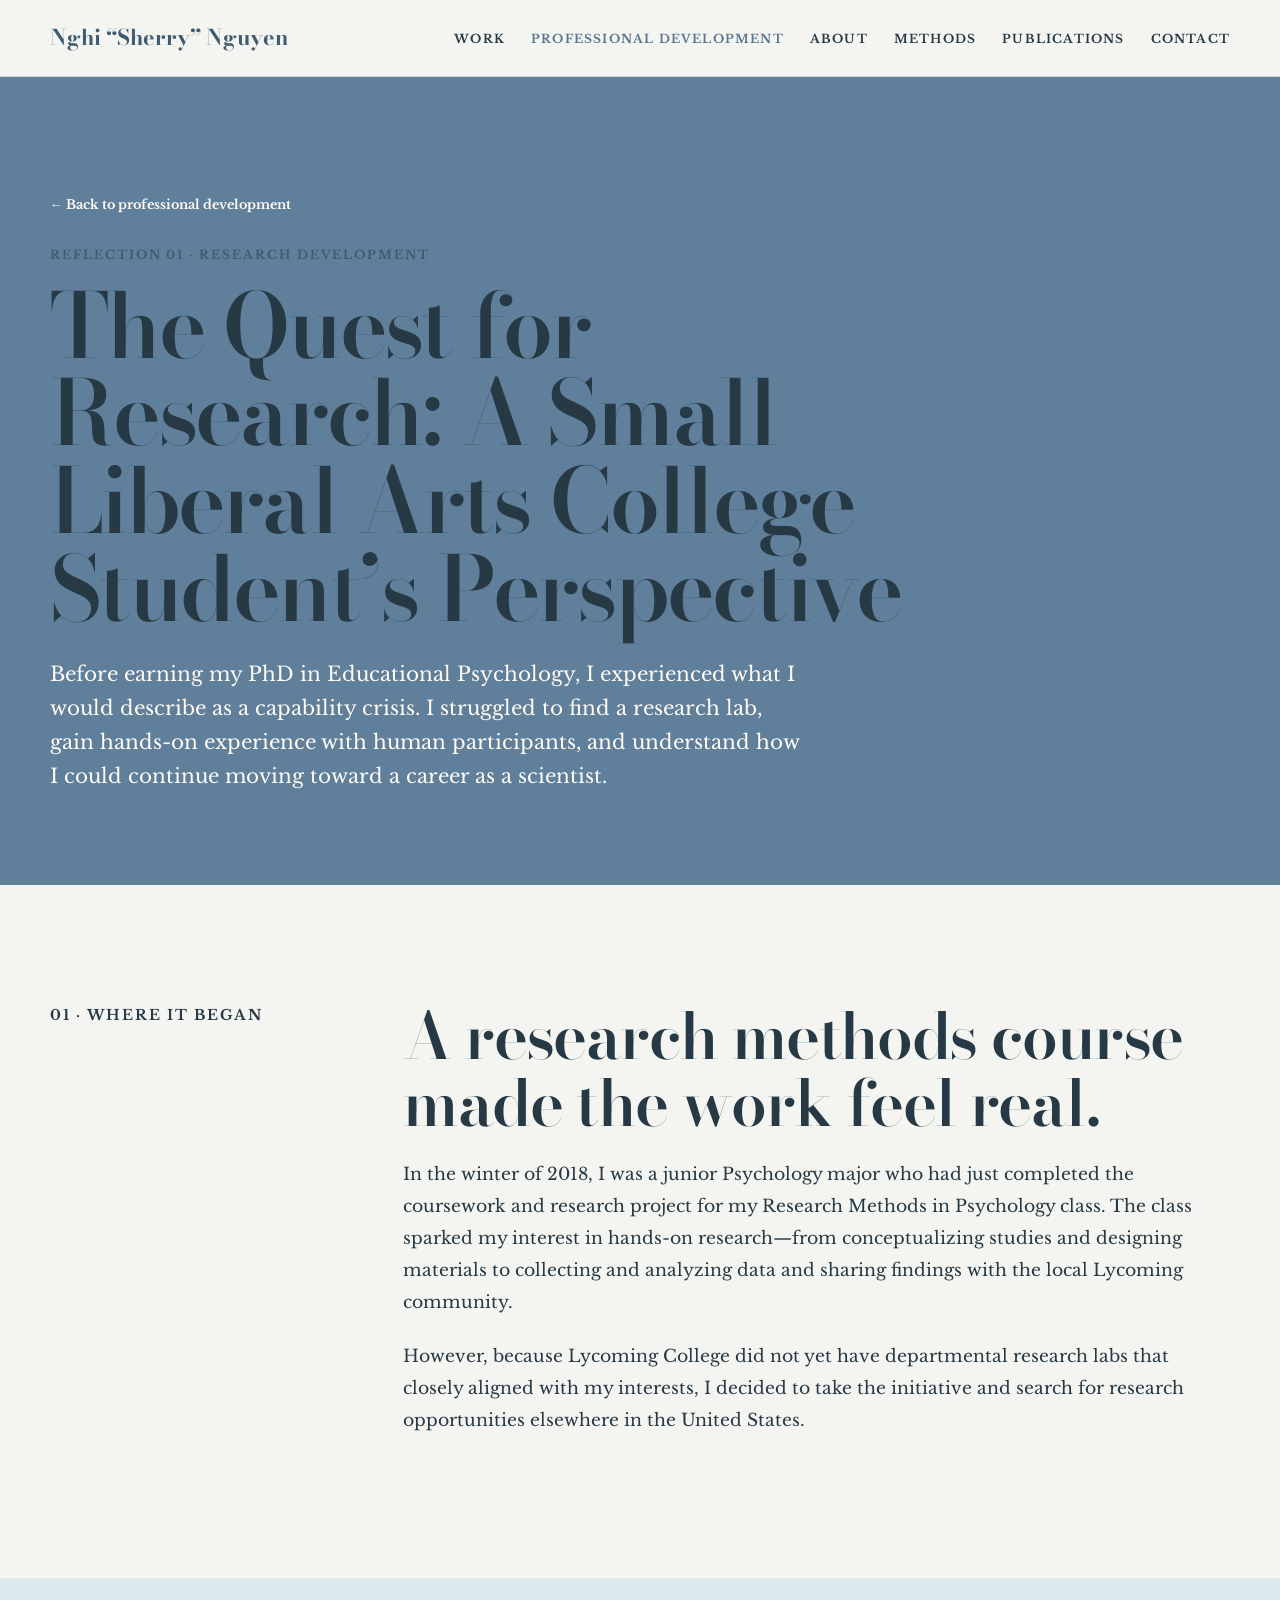
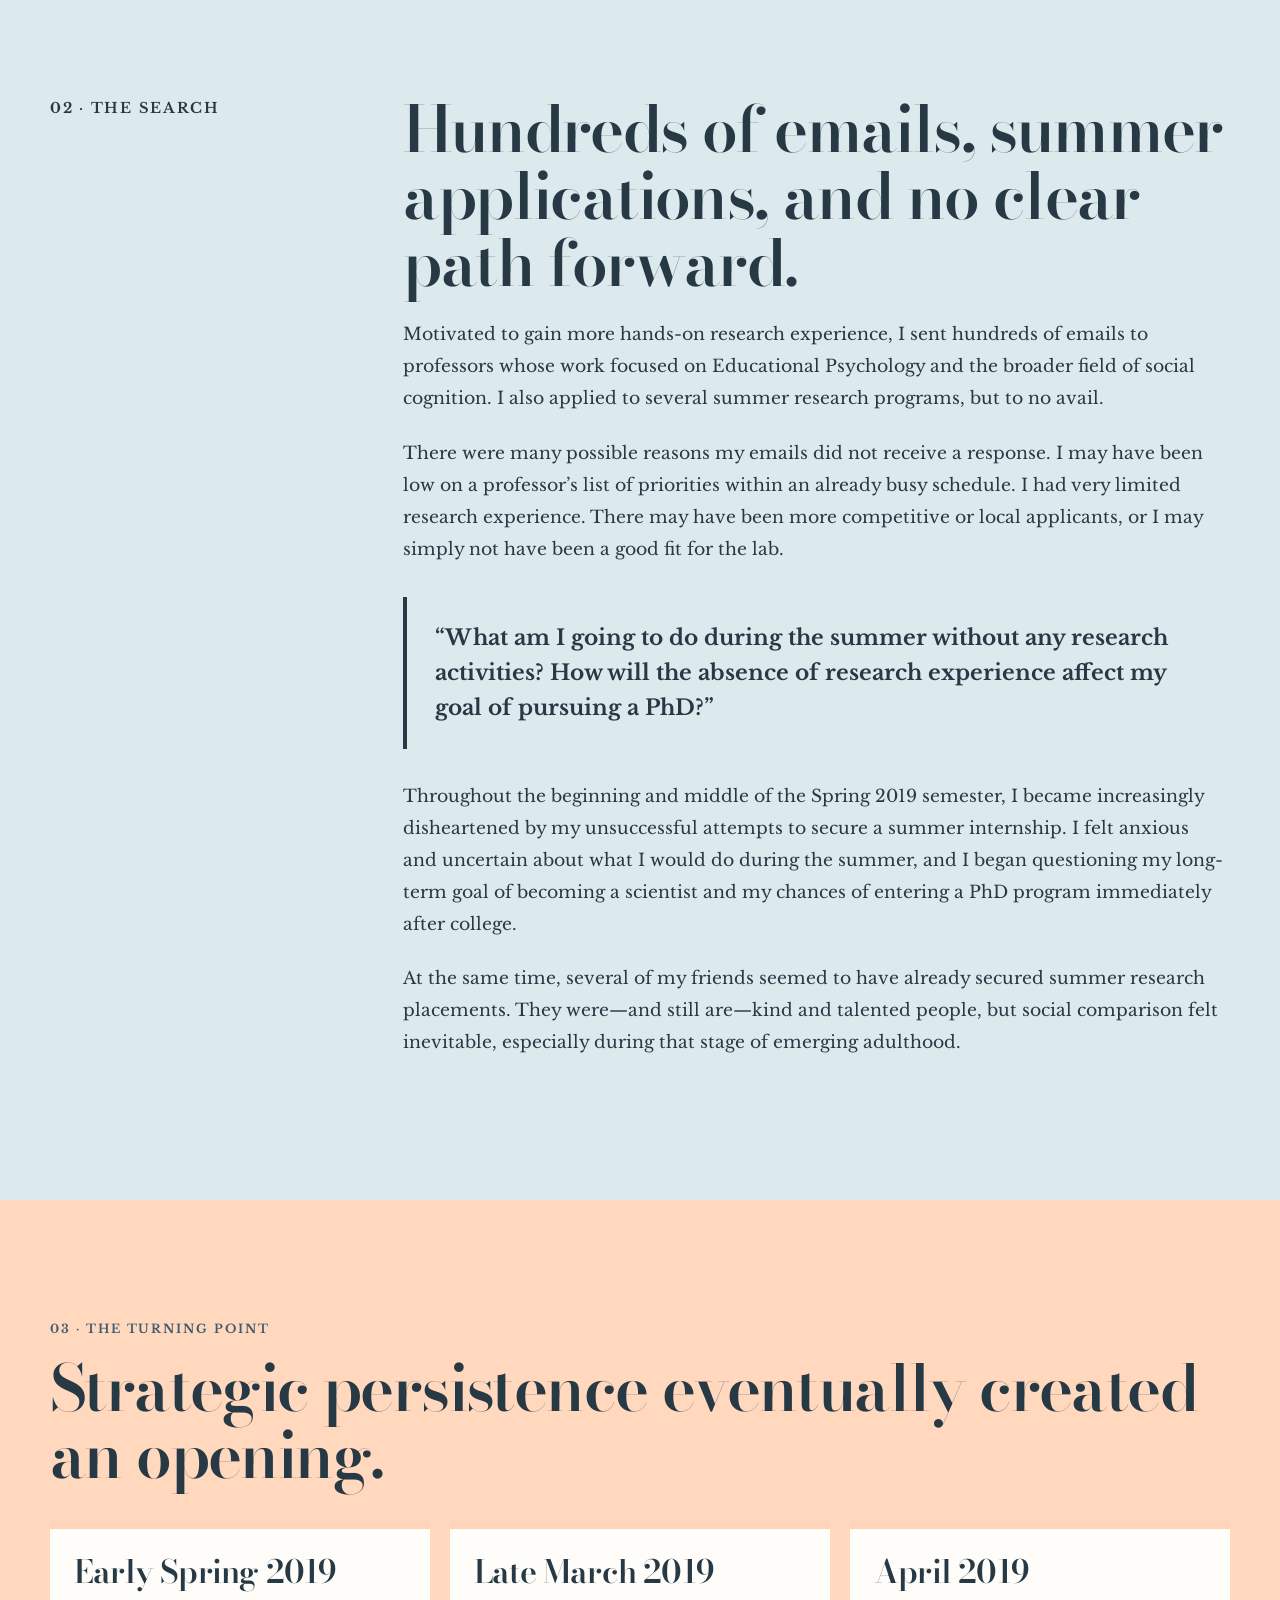
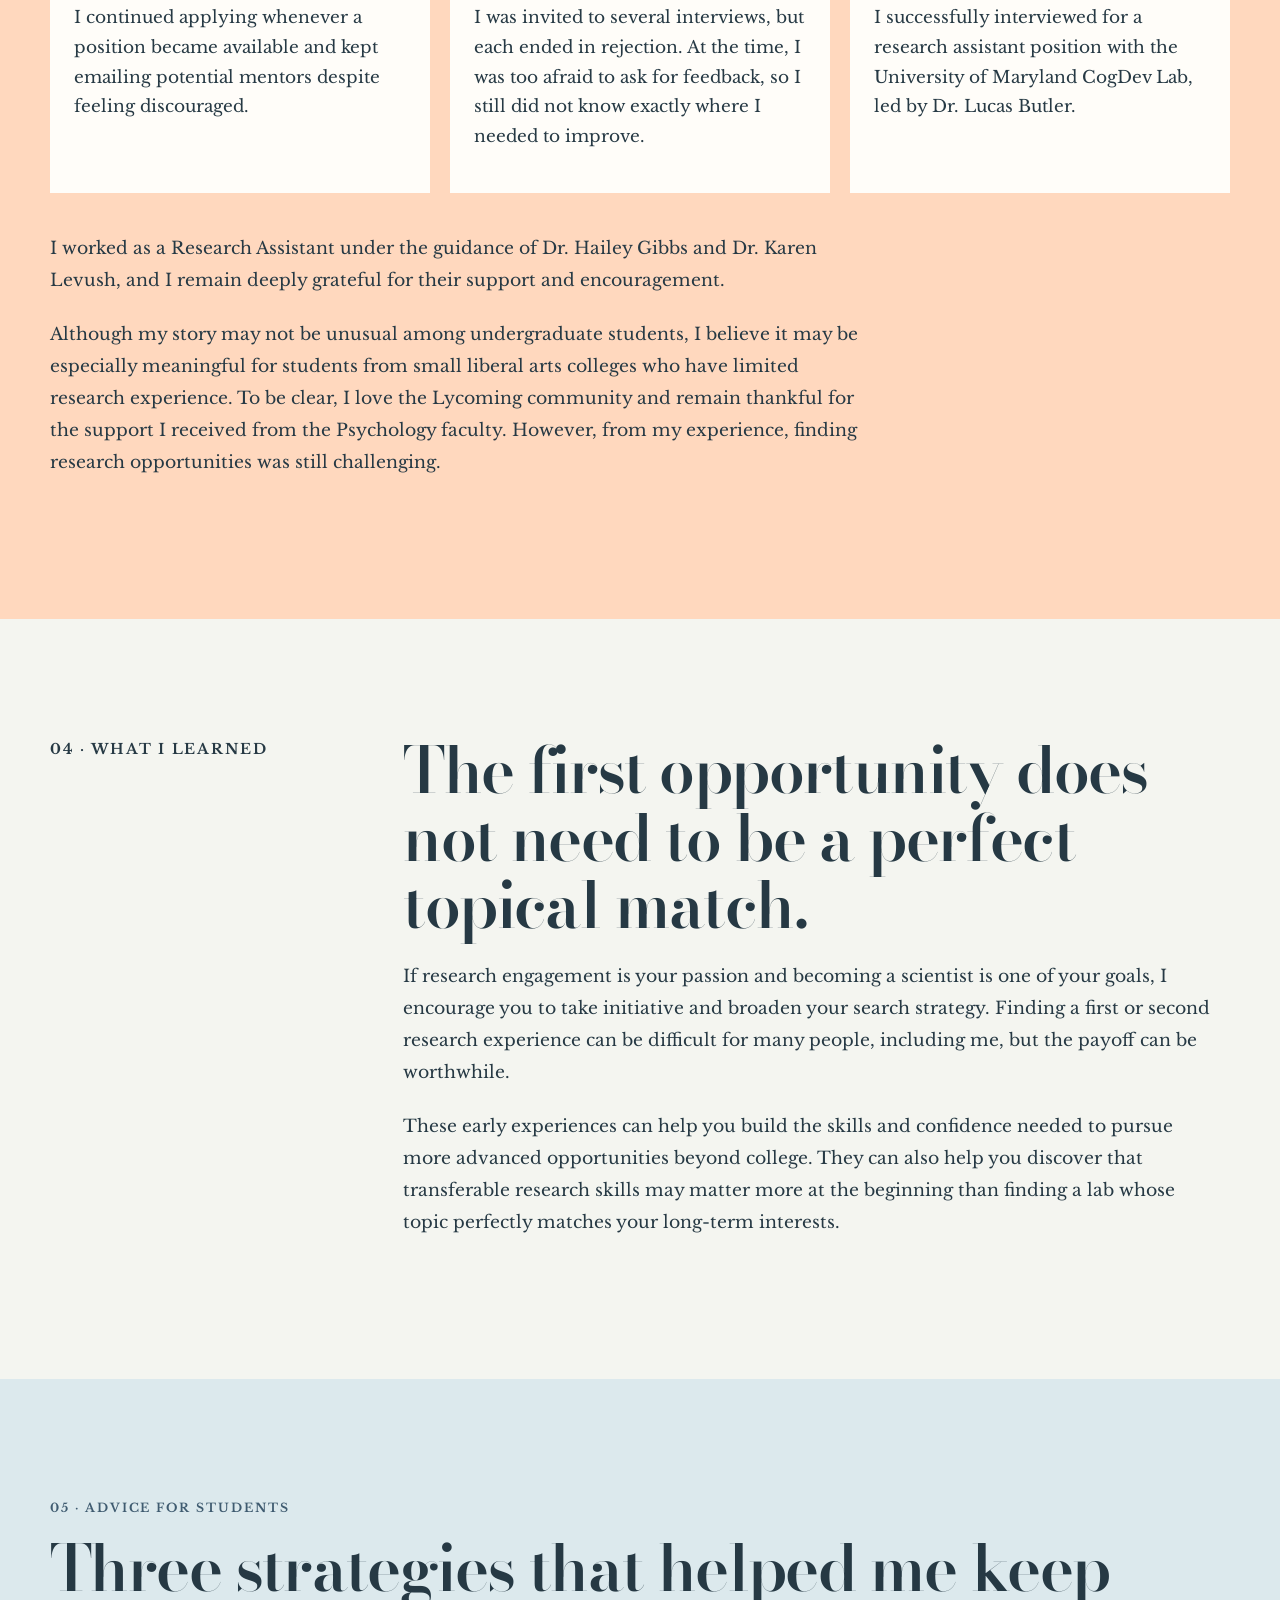
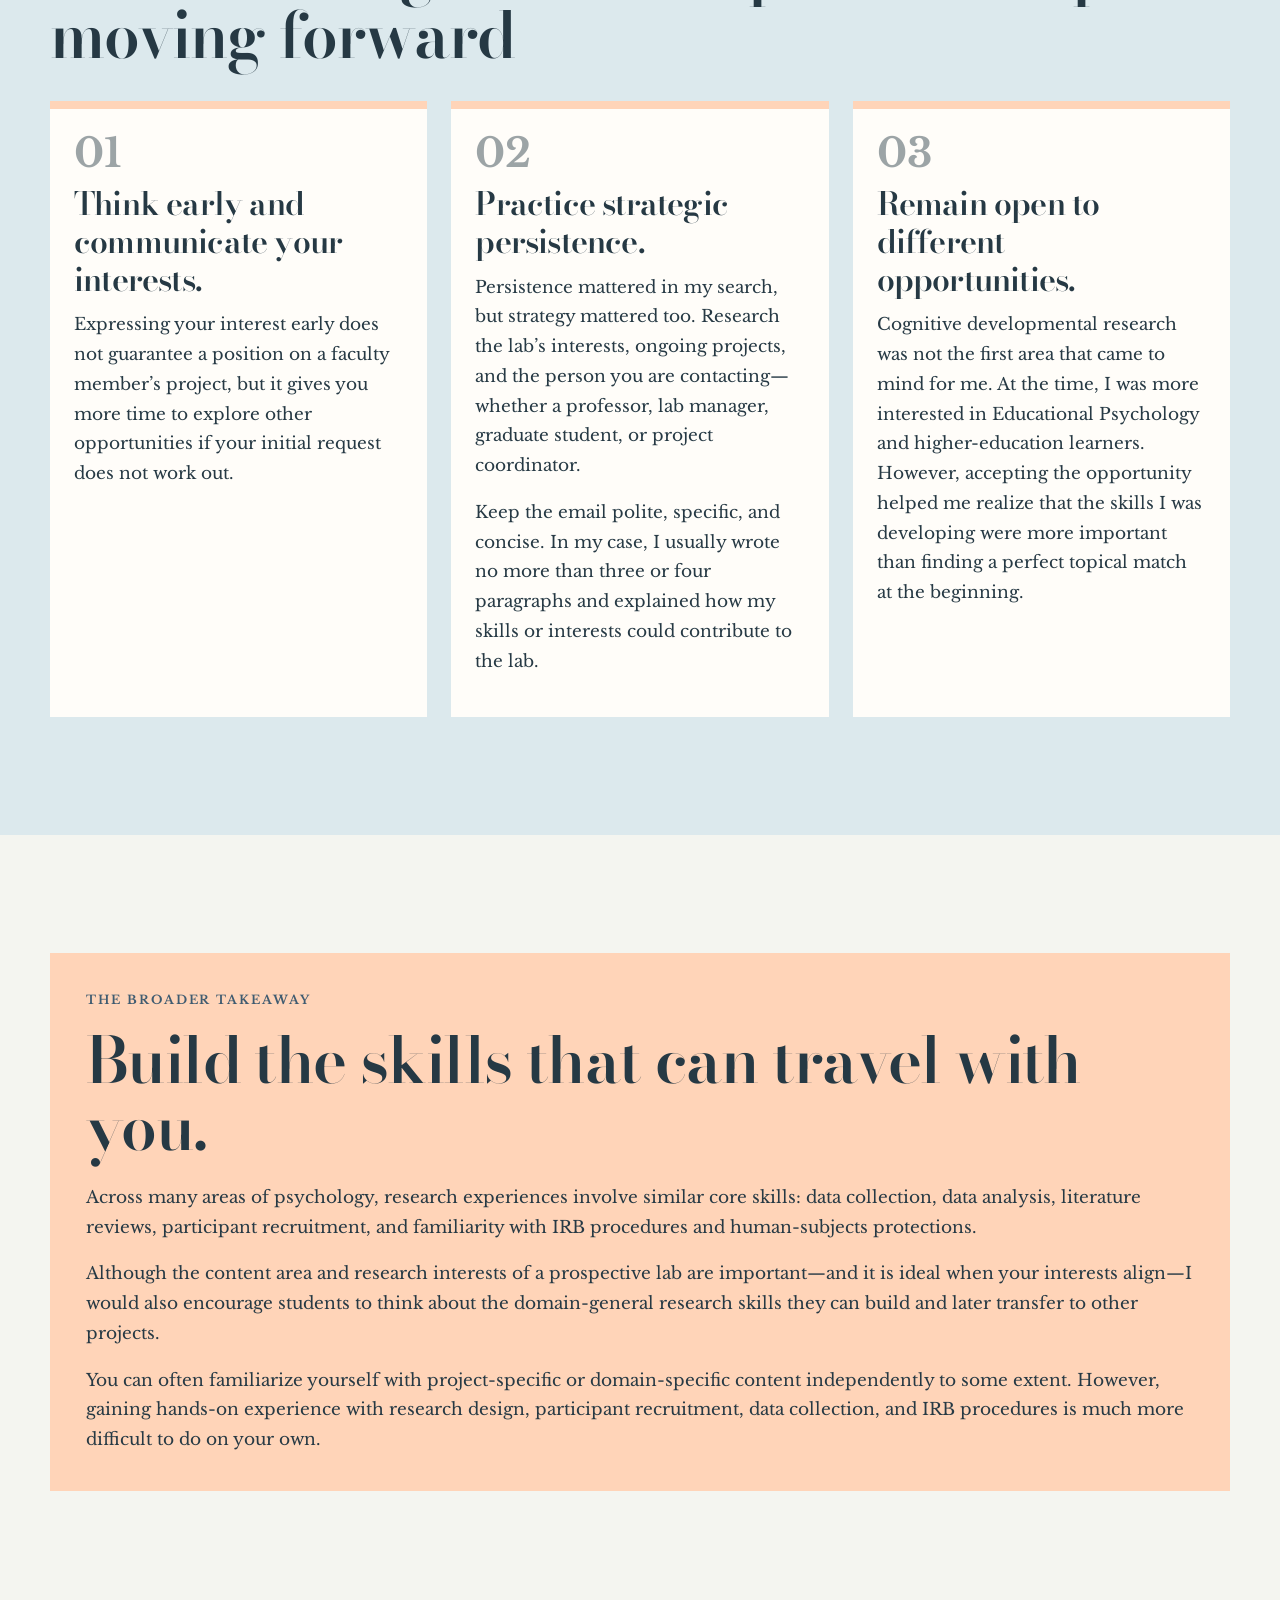
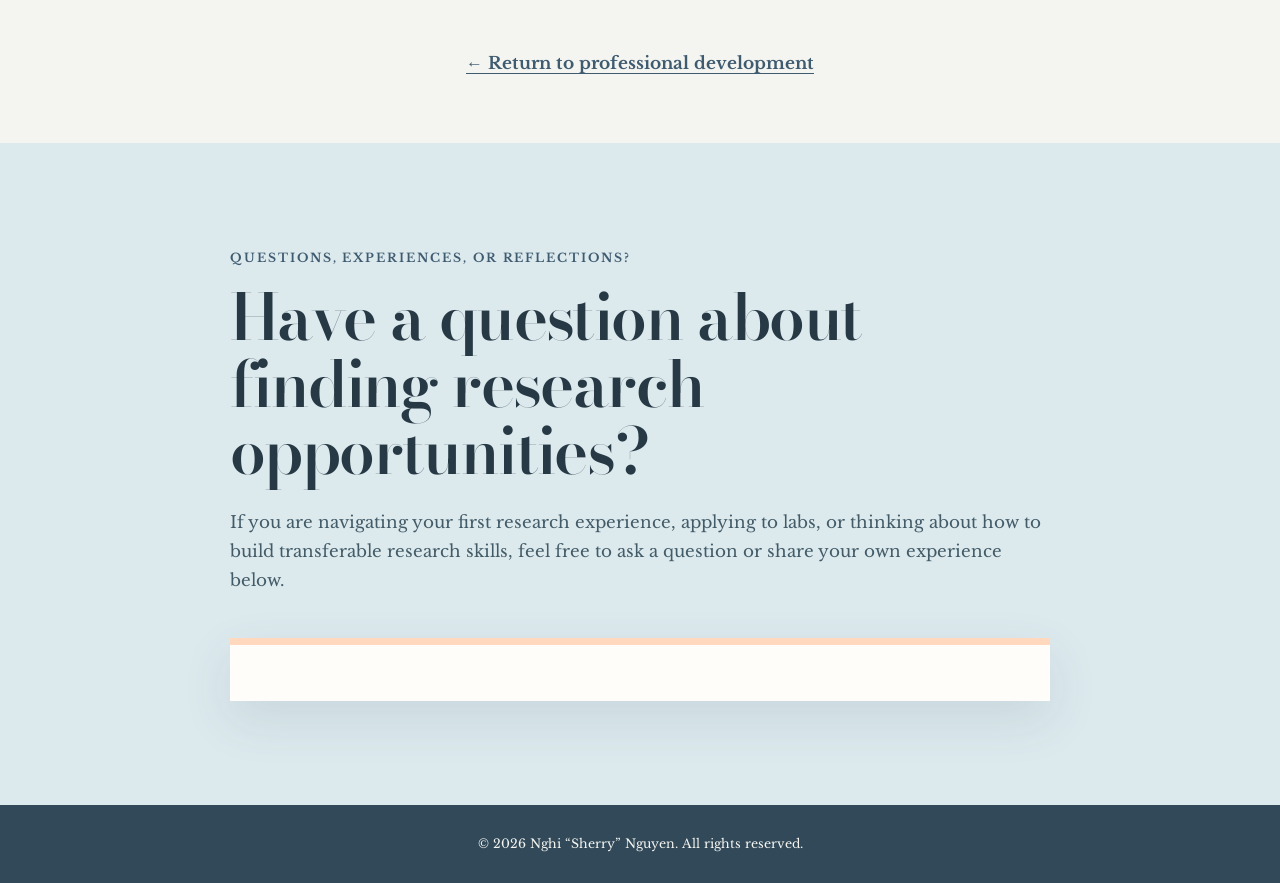
<file: umdopp.html>
<!DOCTYPE html>
<html lang="en">
<head>
  <meta charset="UTF-8">
  <meta name="viewport" content="width=device-width, initial-scale=1.0">
  <meta
    name="description"
    content="A professional development reflection by Nghi Sherry Nguyen on finding early research opportunities, strategic persistence, and building transferable research skills."
  >
  <title>The Quest for Research | Nghi “Sherry” Nguyen</title>
  <link rel="stylesheet" href="./themestyles.css">

  <style>
    .reflection-hero {
      padding: 7rem 0 4.5rem;
      background: var(--blue, #5f7f9a);
      color: #fffaf4;
    }

    .reflection-hero .back-link {
      display: inline-block;
      margin-bottom: 1.75rem;
      color: inherit;
      text-decoration: none;
      font-weight: 700;
    }

    .reflection-hero h1 {
      max-width: 900px;
      margin-bottom: 1.5rem;
    }

    .reflection-summary {
      max-width: 760px;
      font-size: 1.25rem;
      line-height: 1.7;
    }

    .reflection-layout {
      display: grid;
      grid-template-columns: minmax(180px, 0.7fr) minmax(0, 2fr);
      gap: 4rem;
      align-items: start;
    }

    .reflection-kicker {
      margin: 0;
      font-size: 0.9rem;
      font-weight: 700;
      letter-spacing: 0.12em;
      text-transform: uppercase;
    }

    .reflection-content {
      max-width: 820px;
    }

    .reflection-content p {
      margin-bottom: 1.4rem;
      font-size: 1.08rem;
      line-height: 1.85;
    }

    .reflection-quote {
      margin: 2rem 0;
      padding: 1.5rem 1.75rem;
      border-left: 4px solid currentColor;
      font-size: 1.35rem;
      line-height: 1.6;
      font-weight: 700;
    }

    .timeline-grid {
      display: grid;
      grid-template-columns: repeat(3, minmax(0, 1fr));
      gap: 1.25rem;
      margin-top: 2rem;
    }

    .timeline-card,
    .advice-card {
      padding: 1.5rem;
      background: #fffdf9;
      border-top: 8px solid #ffd4b8;
    }

    .timeline-card h3,
    .advice-card h3 {
      margin-top: 0;
    }

    .advice-grid {
      display: grid;
      grid-template-columns: repeat(3, minmax(0, 1fr));
      gap: 1.5rem;
      margin-top: 2rem;
    }

    .advice-number {
      display: block;
      margin-bottom: 0.75rem;
      font-size: 2.5rem;
      line-height: 1;
      font-weight: 700;
      opacity: 0.45;
    }

    .closing-panel {
      padding: 2.25rem;
      background: #ffd4b8;
    }

    .closing-panel p:last-child {
      margin-bottom: 0;
    }

    .reflection-end {
      padding: 2.5rem 0 4rem;
      text-align: center;
    }

    .reflection-end a {
      font-weight: 700;
    }

    @media (max-width: 900px) {
      .reflection-layout,
      .timeline-grid,
      .advice-grid {
        grid-template-columns: 1fr;
      }

      .reflection-layout {
        gap: 1.5rem;
      }
    }
  </style>
</head>

<body>
  <nav class="site-nav" aria-label="Primary navigation">
    <div class="container nav-inner">
      <a class="site-name" href="index.html#top">Nghi “Sherry” Nguyen</a>

      <div class="nav-links">
        <a href="index.html#work">Work</a>
        <a href="index.html#professional-development" aria-current="page">
          Professional Development
        </a>
        <a href="index.html#about">About</a>
        <a href="index.html#methods">Methods</a>
        <a href="index.html#publications">Publications</a>
        <a href="index.html#contact">Contact</a>
      </div>
    </div>
  </nav>

  <header class="reflection-hero">
    <div class="container">
      <a class="back-link" href="index.html#professional-development">
        ← Back to professional development
      </a>

      <p class="eyebrow">Reflection 01 · Research development</p>

      <h1>
        The Quest for Research: A Small Liberal Arts College Student’s Perspective
      </h1>

      <p class="reflection-summary">
        Before earning my PhD in Educational Psychology, I experienced what I
        would describe as a capability crisis. I struggled to find a research
        lab, gain hands-on experience with human participants, and understand
        how I could continue moving toward a career as a scientist.
      </p>
    </div>
  </header>

  <main>
    <section class="section">
      <div class="container reflection-layout">
        <p class="reflection-kicker">01 · Where it began</p>

        <div class="reflection-content">
          <h2>A research methods course made the work feel real.</h2>

          <p>
            In the winter of 2018, I was a junior Psychology major who had just
            completed the coursework and research project for my Research Methods
            in Psychology class. The class sparked my interest in hands-on
            research—from conceptualizing studies and designing materials to
            collecting and analyzing data and sharing findings with the local
            Lycoming community.
          </p>

          <p>
            However, because Lycoming College did not yet have departmental
            research labs that closely aligned with my interests, I decided to
            take the initiative and search for research opportunities elsewhere
            in the United States.
          </p>
        </div>
      </div>
    </section>

    <section class="section soft-blue-band">
      <div class="container reflection-layout">
        <p class="reflection-kicker">02 · The search</p>

        <div class="reflection-content">
          <h2>Hundreds of emails, summer applications, and no clear path forward.</h2>

          <p>
            Motivated to gain more hands-on research experience, I sent hundreds
            of emails to professors whose work focused on Educational Psychology
            and the broader field of social cognition. I also applied to several
            summer research programs, but to no avail.
          </p>

          <p>
            There were many possible reasons my emails did not receive a response.
            I may have been low on a professor’s list of priorities within an
            already busy schedule. I had very limited research experience. There
            may have been more competitive or local applicants, or I may simply
            not have been a good fit for the lab.
          </p>

          <blockquote class="reflection-quote">
            “What am I going to do during the summer without any research
            activities? How will the absence of research experience affect my
            goal of pursuing a PhD?”
          </blockquote>

          <p>
            Throughout the beginning and middle of the Spring 2019 semester, I
            became increasingly disheartened by my unsuccessful attempts to
            secure a summer internship. I felt anxious and uncertain about what
            I would do during the summer, and I began questioning my long-term
            goal of becoming a scientist and my chances of entering a PhD
            program immediately after college.
          </p>

          <p>
            At the same time, several of my friends seemed to have already
            secured summer research placements. They were—and still are—kind
            and talented people, but social comparison felt inevitable,
            especially during that stage of emerging adulthood.
          </p>
        </div>
      </div>
    </section>

    <section class="section peach-band">
      <div class="container">
        <p class="eyebrow">03 · The turning point</p>
        <h2>Strategic persistence eventually created an opening.</h2>

        <div class="timeline-grid">
          <article class="timeline-card">
            <h3>Early Spring 2019</h3>
            <p>
              I continued applying whenever a position became available and
              kept emailing potential mentors despite feeling discouraged.
            </p>
          </article>

          <article class="timeline-card">
            <h3>Late March 2019</h3>
            <p>
              I was invited to several interviews, but each ended in rejection.
              At the time, I was too afraid to ask for feedback, so I still did
              not know exactly where I needed to improve.
            </p>
          </article>

          <article class="timeline-card">
            <h3>April 2019</h3>
            <p>
              I successfully interviewed for a research assistant position with
              the University of Maryland CogDev Lab, led by Dr. Lucas Butler.
            </p>
          </article>
        </div>

        <div class="reflection-content" style="margin-top: 2.5rem;">
          <p>
            I worked as a Research Assistant under the guidance of Dr. Hailey
            Gibbs and Dr. Karen Levush, and I remain deeply grateful for their
            support and encouragement.
          </p>

          <p>
            Although my story may not be unusual among undergraduate students,
            I believe it may be especially meaningful for students from small
            liberal arts colleges who have limited research experience. To be
            clear, I love the Lycoming community and remain thankful for the
            support I received from the Psychology faculty. However, from my
            experience, finding research opportunities was still challenging.
          </p>
        </div>
      </div>
    </section>

    <section class="section">
      <div class="container reflection-layout">
        <p class="reflection-kicker">04 · What I learned</p>

        <div class="reflection-content">
          <h2>The first opportunity does not need to be a perfect topical match.</h2>

          <p>
            If research engagement is your passion and becoming a scientist is
            one of your goals, I encourage you to take initiative and broaden
            your search strategy. Finding a first or second research experience
            can be difficult for many people, including me, but the payoff can
            be worthwhile.
          </p>

          <p>
            These early experiences can help you build the skills and confidence
            needed to pursue more advanced opportunities beyond college. They
            can also help you discover that transferable research skills may
            matter more at the beginning than finding a lab whose topic perfectly
            matches your long-term interests.
          </p>
        </div>
      </div>
    </section>

    <section class="section soft-blue-band">
      <div class="container">
        <p class="eyebrow">05 · Advice for students</p>
        <h2>Three strategies that helped me keep moving forward</h2>

        <div class="advice-grid">
          <article class="advice-card">
            <span class="advice-number">01</span>
            <h3>Think early and communicate your interests.</h3>

            <p>
              Expressing your interest early does not guarantee a position on a
              faculty member’s project, but it gives you more time to explore
              other opportunities if your initial request does not work out.
            </p>
          </article>

          <article class="advice-card">
            <span class="advice-number">02</span>
            <h3>Practice strategic persistence.</h3>

            <p>
              Persistence mattered in my search, but strategy mattered too.
              Research the lab’s interests, ongoing projects, and the person you
              are contacting—whether a professor, lab manager, graduate student,
              or project coordinator.
            </p>

            <p>
              Keep the email polite, specific, and concise. In my case, I usually
              wrote no more than three or four paragraphs and explained how my
              skills or interests could contribute to the lab.
            </p>
          </article>

          <article class="advice-card">
            <span class="advice-number">03</span>
            <h3>Remain open to different opportunities.</h3>

            <p>
              Cognitive developmental research was not the first area that came
              to mind for me. At the time, I was more interested in Educational
              Psychology and higher-education learners. However, accepting the
              opportunity helped me realize that the skills I was developing were
              more important than finding a perfect topical match at the beginning.
            </p>
          </article>
        </div>
      </div>
    </section>

    <section class="section">
      <div class="container">
        <div class="closing-panel">
          <p class="eyebrow">The broader takeaway</p>
          <h2>Build the skills that can travel with you.</h2>

          <p>
            Across many areas of psychology, research experiences involve
            similar core skills: data collection, data analysis, literature
            reviews, participant recruitment, and familiarity with IRB
            procedures and human-subjects protections.
          </p>

          <p>
            Although the content area and research interests of a prospective
            lab are important—and it is ideal when your interests align—I would
            also encourage students to think about the domain-general research
            skills they can build and later transfer to other projects.
          </p>

          <p>
            You can often familiarize yourself with project-specific or
            domain-specific content independently to some extent. However,
            gaining hands-on experience with research design, participant
            recruitment, data collection, and IRB procedures is much more
            difficult to do on your own.
          </p>
        </div>
      </div>
    </section>

    <div class="reflection-end">
      <a href="index.html#professional-development">
        ← Return to professional development
      </a>
    </div>
  </main>

  <!-- DISCUSSION / Q&A -->
<section class="case-section discussion-section">
  <div class="container narrow">

    <p class="eyebrow">
      Questions, experiences, or reflections?
    </p>

    <h2>
      Have a question about finding research opportunities?
    </h2>

    <p class="section-intro">
      If you are navigating your first research experience, applying to labs,
      or thinking about how to build transferable research skills, feel free
      to ask a question or share your own experience below.
    </p>

    <div class="giscus-comments">
      
<script src="https://giscus.app/client.js"
        data-repo="nghishnguyen/nghishnguyen.github.io"
        data-repo-id="R_kgDOTlMnVA"
        data-category="Q&A"
        data-category-id="DIC_kwDOTlMnVM4DC4i3"
        data-mapping="pathname"
        data-strict="0"
        data-reactions-enabled="1"
        data-emit-metadata="0"
        data-input-position="bottom"
        data-theme="catppuccin_latte"
        data-lang="en"
        crossorigin="anonymous"
        async>
</script>

       </div>

  </div>
</section>
  <footer>
    © 2026 Nghi “Sherry” Nguyen. All rights reserved.
  </footer>
</body>
</html>
</file>
<file: themestyles.css>
@import url("https://fonts.googleapis.com/css2?family=Bodoni+Moda:opsz,wght@6..96,500;6..96,600;6..96,700&family=Libre+Baskerville:ital,wght@0,400;0,700;1,400&display=swap");

:root {
  /* Sherry's portfolio palette */
  --peach: #ffd8be;
  --slate: #577590;
  --delphinium: #6198ae;
  --bright-white: #f4f5f0;

  /* Accessible supporting tones derived from the core palette */
  --ink: #263944;
  --slate-dark: #3f5b70;
  --blue-soft: #dce9ed;
  --peach-soft: #ffeadc;
  --paper: #fffdf9;
  --line: rgba(87, 117, 144, 0.25);
  --shadow: 0 18px 50px rgba(63, 91, 112, 0.12);
  --display: "Bodoni Moda", "Bodoni 72", "Bodoni MT", Didot, serif;
  --body: "Libre Baskerville", Baskerville, Georgia, serif;
}

* {
  box-sizing: border-box;
}

html {
  scroll-behavior: smooth;
  scroll-padding-top: 88px;
}

body {
  margin: 0;
  color: var(--ink);
  background: var(--bright-white);
  font-family: var(--body);
  font-size: 17px;
  line-height: 1.75;
  text-rendering: optimizeLegibility;
}

img {
  display: block;
  max-width: 100%;
}

a {
  color: var(--slate-dark);
  text-decoration-thickness: 1px;
  text-underline-offset: 4px;
}

a:hover {
  color: var(--delphinium);
}

a:focus-visible {
  outline: 3px solid var(--peach);
  outline-offset: 4px;
}

p,
ul,
ol {
  margin-top: 0;
}

h1,
h2,
h3,
h4 {
  margin-top: 0;
  color: var(--ink);
  font-family: var(--display);
  font-weight: 600;
  letter-spacing: -0.025em;
}

h1 {
  max-width: 940px;
  margin-bottom: 24px;
  font-size: clamp(3rem, 7vw, 6.2rem);
  line-height: 0.98;
}

h2 {
  margin-bottom: 22px;
  font-size: clamp(2.25rem, 5vw, 4rem);
  line-height: 1.05;
}

h3 {
  margin-bottom: 12px;
  font-size: clamp(1.45rem, 3vw, 2rem);
  line-height: 1.18;
}

h4 {
  margin-bottom: 8px;
  font-size: 1.2rem;
}

.container {
  width: min(1180px, calc(100% - 48px));
  margin-inline: auto;
}

.narrow {
  width: min(820px, calc(100% - 48px));
  margin-inline: auto;
}

.eyebrow {
  margin: 0 0 16px;
  color: var(--slate-dark);
  font-family: var(--body);
  font-size: 0.76rem;
  font-weight: 700;
  letter-spacing: 0.16em;
  text-transform: uppercase;
}

.section-intro {
  max-width: 760px;
  margin-bottom: 42px;
  color: #425b67;
  font-size: 1.05rem;
}

.site-nav {
  position: sticky;
  top: 0;
  z-index: 100;
  background: rgba(244, 245, 240, 0.94);
  border-bottom: 1px solid var(--line);
  backdrop-filter: blur(14px);
}

.nav-inner {
  min-height: 76px;
  display: flex;
  align-items: center;
  justify-content: space-between;
  gap: 28px;
}

.site-name {
  color: var(--slate-dark);
  font-family: var(--display);
  font-size: 1.35rem;
  font-weight: 700;
  line-height: 1;
  text-decoration: none;
  white-space: nowrap;
}

.nav-links {
  display: flex;
  flex-wrap: wrap;
  justify-content: flex-end;
  gap: 10px 26px;
}

.nav-links a {
  color: var(--ink);
  font-size: 0.75rem;
  font-weight: 700;
  letter-spacing: 0.1em;
  text-decoration: none;
  text-transform: uppercase;
}

.nav-links a:hover,
.nav-links a[aria-current="page"] {
  color: var(--slate);
}

.hero {
  position: relative;
  overflow: hidden;
  padding: clamp(76px, 11vw, 138px) 0;
  background:
    linear-gradient(90deg, var(--delphinium) 0 69%, var(--peach) 69% 100%);
}

.hero::after {
  position: absolute;
  width: 360px;
  height: 360px;
  right: -105px;
  bottom: -150px;
  border: 1px solid rgba(87, 117, 144, 0.32);
  border-radius: 50%;
  content: "";
}

.hero-grid {
  position: relative;
  z-index: 1;
  display: grid;
  grid-template-columns: minmax(0, 1.55fr) minmax(250px, 0.55fr);
  gap: clamp(42px, 8vw, 105px);
  align-items: center;
} /* Hero eyebrow: DEVELOPMENTAL AND QUANTITATIVE SCIENTIST  */
.hero .eyebrow {
  color: var(--peach);
}

/* Main hero heading */
.hero h1 {
  color: var(--bright-white);
}

.hero h1 em {
  color: var(--peach);
  font-weight: 500;
}

.hero-summary {
  max-width: 760px;
  margin-bottom: 0;
  color: var(--bright-white);
  font-size: clamp(1rem, 2vw, 1.17rem);
}

.hero-mark {
  position: relative;
  width: min(100%, 300px);
  aspect-ratio: 1;
  margin-inline: auto;
  display: grid;
  place-items: center;
  color: var(--bright-white);
  background: var(--slate);
  border: 12px solid rgba(244, 245, 240, 0.78);
  border-radius: 50%;
  box-shadow: 0 0 0 1px var(--slate), var(--shadow);
  font-family: var(--display);
  font-size: clamp(4rem, 9vw, 6.4rem);
  font-weight: 600;
  letter-spacing: -0.08em;
}

.profile-photo {
  position: absolute;
  inset: 0;
  width: 100%;
  height: 100%;
  border-radius: 50%;
  object-fit: cover;
}

.tag-list {
  display: flex;
  flex-wrap: wrap;
  gap: 9px;
  margin: 28px 0 0;
  padding: 0;
  list-style: none;
}

.tag {
  padding: 7px 13px;
  color: var(--slate-dark);
  background: rgba(255, 216, 190, 0.54);
  border: 1px solid rgba(87, 117, 144, 0.25);
  border-radius: 999px;
  font-size: 0.75rem;
  font-weight: 700;
}

.actions {
  display: flex;
  flex-wrap: wrap;
  gap: 13px;
  margin-top: 34px;
}

.button,
.text-link {
  display: inline-flex;
  align-items: center;
  justify-content: center;
  gap: 8px;
  font-weight: 700;
  text-decoration: none;
}

.button {
  min-height: 50px;
  padding: 12px 22px;
  color: var(--bright-white);
  background: var(--slate);
  border: 1px solid var(--slate);
  border-radius: 2px;
  box-shadow: 0 8px 20px rgba(63, 91, 112, 0.14);
  font-size: 0.85rem;
  transition: transform 160ms ease, background 160ms ease;
}

.button:hover {
  color: var(--bright-white);
  background: var(--slate-dark);
  transform: translateY(-2px);
}

.button.secondary {
  color: var(--slate-dark);
  background: transparent;
  border-color: var(--slate);
  box-shadow: none;
}

.button.secondary:hover {
  color: var(--ink);
  background: var(--peach);
}

.text-link {
  color: var(--slate-dark);
}

.text-link:hover {
  color: var(--delphinium);
}

.section {
  padding: clamp(74px, 10vw, 118px) 0;
}

.section.blue-band {
  color: var(--bright-white);
  background: var(--slate);
}

.section.blue-band h2,
.section.blue-band h3,
.section.blue-band .eyebrow,
.section.blue-band .section-intro {
  color: var(--bright-white);
}

.section.peach-band {
  background: var(--peach);
}

.section.soft-blue-band {
  background: var(--blue-soft);
}

.section-heading {
  display: grid;
  grid-template-columns: minmax(0, 1fr) minmax(250px, 0.55fr);
  gap: 50px;
  align-items: end;
  margin-bottom: 44px;
}

.section-heading p {
  margin-bottom: 5px;
}

.work-grid {
  display: grid;
  grid-template-columns: repeat(3, minmax(0, 1fr));
  gap: 20px;
}

.project-card {
  min-height: 100%;
  display: flex;
  flex-direction: column;
  padding: 30px;
  color: var(--bright-white);
  background: rgba(255, 255, 255, 0.08);
  border-top: 8px solid var(--peach);
  box-shadow: 0 16px 42px rgba(33, 55, 68, 0.16);
}

.project-card:nth-child(2) {
  border-top-color: var(--delphinium);
}

.project-card:nth-child(3) {
  border-top-color: var(--slate-dark);
}

.project-number {
  display: block;
  margin-bottom: 35px;
  color: var(--peach);
  font-size: 0.72rem;
  font-weight: 700;
  letter-spacing: 0.12em;
  text-transform: uppercase;
}

.project-card p {
  color: var(--bright-white);
  font-size: 0.92rem;
}

.project-card .meta {
  margin-top: auto;
  padding-top: 18px;
  border-top: 1px solid rgba(244, 245, 240, 0.25);
  color: rgba(244, 245, 240, 0.9);
  font-size: 0.76rem;
  font-weight: 700;
}

.project-card .text-link {
  margin-top: 16px;
  justify-content: flex-start;
  font-size: 0.86rem;
  color: var(--bright-white);
}

.project-card .unavailable {
  color: var(--peach);
  cursor: default;
}

.two-column {
  display: grid;
  grid-template-columns: minmax(0, 0.9fr) minmax(0, 1.1fr);
  gap: clamp(45px, 8vw, 100px);
  align-items: start;
}

.pull-quote {
  margin: 0;
  padding: 30px 0 30px 28px;
  color: var(--slate-dark);
  border-left: 7px solid var(--peach);
  font-family: var(--display);
  font-size: clamp(1.7rem, 3.5vw, 2.65rem);
  line-height: 1.18;
}

.method-grid,
.implication-grid,
.metric-grid {
  display: grid;
  grid-template-columns: repeat(3, minmax(0, 1fr));
  gap: 18px;
}

.method-card,
.implication-card,
.metric-card {
  padding: 26px;
  background: var(--paper);
  border: 1px solid var(--line);
}

.method-card h3,
.implication-card h3 {
  font-size: 1.36rem;
}

.method-card p,
.implication-card p,
.metric-card p {
  margin-bottom: 0;
  color: #425b67;
  font-size: 0.9rem;
}

.publication-list {
  display: grid;
  gap: 15px;
  margin: 0;
  padding: 0;
  list-style: none;
}

.publication-list li {
  padding: 22px 24px;
  background: rgba(244, 245, 240, 0.88);
  border-left: 6px solid var(--slate);
}

.publication-list li:nth-child(even) {
  border-left-color: var(--peach);
}

.contact-panel {
  display: grid;
  grid-template-columns: minmax(0, 1.3fr) minmax(230px, 0.7fr);
  gap: 48px;
  align-items: end;
  padding: clamp(34px, 6vw, 62px);
  color: var(--bright-white);
  background: var(--slate-dark);
}

.contact-panel h2,
.contact-panel .eyebrow {
  color: var(--bright-white);
}

.contact-panel p {
  margin-bottom: 0;
}

.contact-links {
  display: flex;
  flex-direction: column;
  align-items: flex-start;
  gap: 8px;
}

.contact-panel a {
  color: var(--peach);
  font-weight: 700;
}

footer {
  padding: 28px 24px;
  color: var(--bright-white);
  background: #314959;
  font-size: 0.78rem;
  text-align: center;
}

/* Case-study pages */
.case-hero {
  padding: clamp(66px, 9vw, 112px) 0 82px;
  background:
    linear-gradient(90deg, var(--slate) 0 74%, var(--peach) 74% 100%);
}

.back-link {
  display: inline-block;
  margin-bottom: 48px;
  color: var(--bright-white);
  font-size: 0.8rem;
  font-weight: 700;
  text-decoration: none;
}

.case-hero .eyebrow,
.case-hero h1,
.case-summary {
  color: var(--bright-white);
}

.case-hero h1 {
  max-width: 960px;
  font-size: clamp(3rem, 7vw, 5.7rem);
}

.case-summary {
  max-width: 780px;
  margin-bottom: 0;
  font-size: clamp(1rem, 2vw, 1.2rem);
}

.snapshot-wrap {
  position: relative;
  z-index: 2;
  margin-top: -38px;
}

.snapshot {
  display: grid;
  grid-template-columns: repeat(4, minmax(0, 1fr));
  margin: 0;
  padding: 0;
  background: var(--bright-white);
  box-shadow: var(--shadow);
}

.snapshot div {
  padding: 25px;
  border-right: 1px solid var(--line);
}

.snapshot div:last-child {
  border-right: 0;
}

.snapshot dt {
  margin-bottom: 7px;
  color: var(--slate);
  font-size: 0.68rem;
  font-weight: 700;
  letter-spacing: 0.12em;
  text-transform: uppercase;
}

.snapshot dd {
  margin: 0;
  color: var(--ink);
  font-size: 0.86rem;
  line-height: 1.55;
}

.case-section {
  padding: clamp(68px, 9vw, 104px) 0;
}

.case-section + .case-section {
  border-top: 1px solid var(--line);
}

.case-layout {
  display: grid;
  grid-template-columns: minmax(190px, 0.4fr) minmax(0, 1.1fr);
  gap: clamp(35px, 7vw, 95px);
}

.case-kicker {
  position: sticky;
  top: 112px;
  align-self: start;
  color: var(--slate);
  font-size: 0.73rem;
  font-weight: 700;
  letter-spacing: 0.14em;
  text-transform: uppercase;
}

.case-content {
  max-width: 820px;
}

.case-content > p:last-child,
.case-content > ul:last-child {
  margin-bottom: 0;
}

.question-list,
.role-list,
.measure-list {
  padding-left: 1.2rem;
}

.question-list li,
.role-list li,
.measure-list li {
  margin-bottom: 12px;
  padding-left: 6px;
}

.research-question {
  margin: 32px 0 0;
  padding: 28px;
  background: var(--peach);
  font-family: var(--display);
  font-size: clamp(1.35rem, 3vw, 2rem);
  line-height: 1.35;
}

.metric-grid {
  margin-top: 32px;
}

.metric-card {
  border-top: 7px solid var(--delphinium);
}

.metric-card:nth-child(2) {
  border-top-color: var(--peach);
}

.metric-card:nth-child(3) {
  border-top-color: var(--slate);
}

.metric-number {
  display: block;
  margin-bottom: 10px;
  color: var(--slate-dark);
  font-family: var(--display);
  font-size: clamp(2.6rem, 5vw, 4rem);
  font-weight: 600;
  line-height: 1;
}

.metric-label {
  display: block;
  margin-bottom: 14px;
  font-size: 0.8rem;
  font-weight: 700;
  letter-spacing: 0.06em;
  text-transform: uppercase;
}

.insight-block {
  margin-top: 35px;
  padding: clamp(28px, 5vw, 48px);
  color: var(--bright-white);
  background: var(--slate-dark);
}

.insight-block p {
  margin-bottom: 0;
  color: var(--bright-white);
  font-family: var(--display);
  font-size: clamp(1.65rem, 3.5vw, 2.45rem);
  line-height: 1.25;
}

.theory-panel {
  padding: clamp(30px, 5vw, 50px);
  background: var(--blue-soft);
  border-left: 10px solid var(--delphinium);
}

.theory-panel p:last-child {
  margin-bottom: 0;
}

.application-section {
  background: var(--peach-soft);
}

.implication-grid {
  grid-template-columns: repeat(2, minmax(0, 1fr));
}

.implication-card {
  border-top: 6px solid var(--slate);
}

.implication-card:nth-child(even) {
  border-top-color: var(--delphinium);
}

.impact-measures {
  margin-top: 28px;
  padding: 26px 28px;
  background: var(--bright-white);
  border-left: 7px solid var(--peach);
}

.impact-measures p:last-child {
  margin-bottom: 0;
}

.next-study {
  display: grid;
  grid-template-columns: repeat(2, minmax(0, 1fr));
  gap: 22px;
}

.next-study > div {
  padding: 28px;
  background: var(--paper);
  border: 1px solid var(--line);
}

.case-end {
  padding: 55px 0;
  background: var(--slate);
  text-align: center;
}

.case-end a {
  color: var(--bright-white);
  font-family: var(--display);
  font-size: clamp(1.6rem, 4vw, 2.5rem);
  text-decoration: none;
}

@media (max-width: 900px) {
  .hero {
    background:
      linear-gradient(180deg, var(--bright-white) 0 76%, var(--peach) 76% 100%);
  }

  .hero-grid,
  .section-heading,
  .two-column,
  .contact-panel {
    grid-template-columns: 1fr;
  }

  .hero-grid {
    text-align: center;
  }

  .hero-summary {
    margin-inline: auto;
  }

  .tag-list,
  .actions {
    justify-content: center;
  }

  .hero-mark {
    width: 230px;
  }

  .work-grid,
  .method-grid,
  .metric-grid {
    grid-template-columns: 1fr;
  }

  .snapshot {
    grid-template-columns: repeat(2, minmax(0, 1fr));
  }

  .snapshot div:nth-child(2) {
    border-right: 0;
  }

  .snapshot div:nth-child(-n + 2) {
    border-bottom: 1px solid var(--line);
  }
}

@media (max-width: 680px) {
  body {
    font-size: 16px;
  }

  .container,
  .narrow {
    width: min(100% - 30px, 1180px);
  }

  .nav-inner {
    min-height: auto;
    padding: 15px 0;
    flex-direction: column;
    gap: 13px;
  }

  .nav-links {
    justify-content: center;
    gap: 7px 14px;
  }

  .nav-links a {
    font-size: 0.66rem;
  }

  .hero {
    padding-top: 62px;
  }

  .actions .button {
    width: 100%;
  }

  .section-heading {
    gap: 10px;
  }

  .case-hero {
    background: var(--slate);
  }

  .snapshot {
    grid-template-columns: 1fr;
  }

  .snapshot div,
  .snapshot div:nth-child(2) {
    border-right: 0;
    border-bottom: 1px solid var(--line);
  }

  .snapshot div:last-child {
    border-bottom: 0;
  }

  .case-layout,
  .implication-grid,
  .next-study {
    grid-template-columns: 1fr;
  }

  .case-kicker {
    position: static;
  }
}

@media (prefers-reduced-motion: reduce) {
  html {
    scroll-behavior: auto;
  }

  *,
  *::before,
  *::after {
    scroll-behavior: auto !important;
    transition: none !important;
  }
}

/* Discussion / comments area */

.discussion-section {
  background: var(--blue-soft);
}

.discussion-section h2 {
  color: var(--ink);
}

.discussion-section .eyebrow {
  color: var(--slate-dark);
}

.discussion-section .section-intro {
  color: #425b67;
  max-width: 760px;
}

.giscus {
  margin-top: 32px;
  padding: 28px;
  background: var(--paper);
  border-top: 7px solid var(--peach);
}

/* Professional development discussion / Q&A */

.discussion-section {
  background: var(--blue-soft);
}

.discussion-section h2 {
  color: var(--ink);
}

.discussion-section .eyebrow {
  color: var(--slate-dark);
}

.discussion-section .section-intro {
  max-width: 820px;
  color: #425b67;
}

.giscus-comments {
  margin-top: 40px;
  padding: 28px;
  background: var(--paper);
  border-top: 7px solid var(--peach);
  box-shadow: var(--shadow);
}

.giscus-comments iframe {
  width: 100% !important;
}


/* =========================================
   CONTACT + INQUIRY FORM
   ========================================= */

.contact-panel {
  display: grid;
  grid-template-columns: minmax(0, 1.15fr) minmax(340px, 0.85fr);
  gap: 70px;
  align-items: start;
}

.contact-copy h2,
.contact-copy p {
  color: var(--off-white);
}

.contact-copy .eyebrow {
  color: var(--warm-beige);
}

.contact-links {
  display: flex;
  flex-direction: column;
  align-items: flex-start;
  gap: 10px;
  margin-top: 36px;
}

.contact-links a {
  color: var(--peach);
  font-weight: 700;
}


/* Inquiry box */

.inquiry-box {
  padding: 30px;
  background: var(--paper);
  border-top: 8px solid var(--peach);
}

.inquiry-box .eyebrow {
  color: var(--slate-dark);
}

.inquiry-box h3 {
  margin-bottom: 24px;
  color: var(--ink);
}


/* Form */

.inquiry-form {
  display: flex;
  flex-direction: column;
  gap: 16px;
}

.form-field {
  display: flex;
  flex-direction: column;
  gap: 7px;
}

.inquiry-form label {
  color: var(--slate-dark);
  font-size: 0.7rem;
  font-weight: 700;
  letter-spacing: 0.1em;
  text-transform: uppercase;
}

.inquiry-form input,
.inquiry-form select,
.inquiry-form textarea {
  width: 100%;
  padding: 13px 14px;

  color: var(--ink);
  background: #ffffff;

  border: 1px solid var(--line);
  border-radius: 2px;

  font-family: var(--body);
  font-size: 0.86rem;
}

.inquiry-form textarea {
  min-height: 140px;
  resize: vertical;
}

.inquiry-form input:focus,
.inquiry-form select:focus,
.inquiry-form textarea:focus {
  border-color: var(--slate);
  outline: 3px solid rgba(97, 152, 174, 0.18);
}

.inquiry-submit {
  width: fit-content;
  margin-top: 6px;
  cursor: pointer;
}


/* Mobile */

@media (max-width: 900px) {
  .contact-panel {
    grid-template-columns: 1fr;
    gap: 42px;
  }
}
</file>
